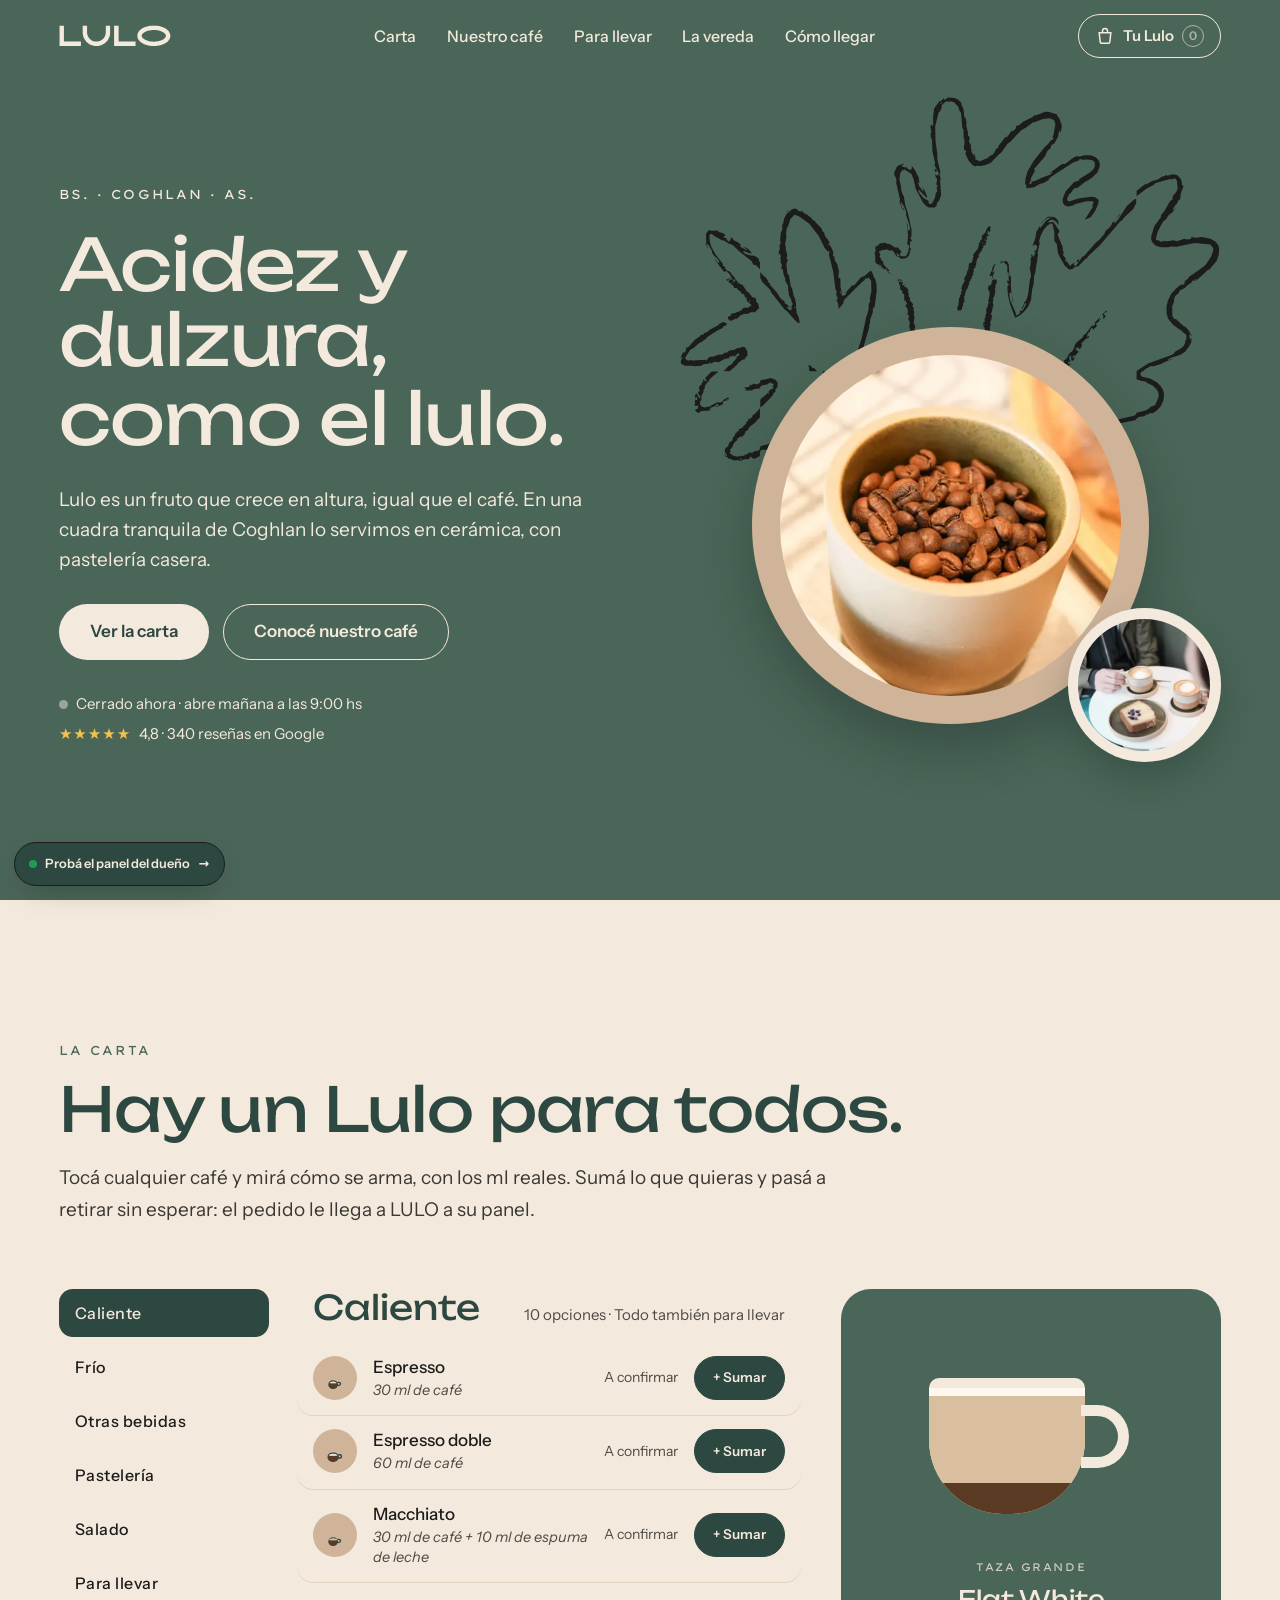
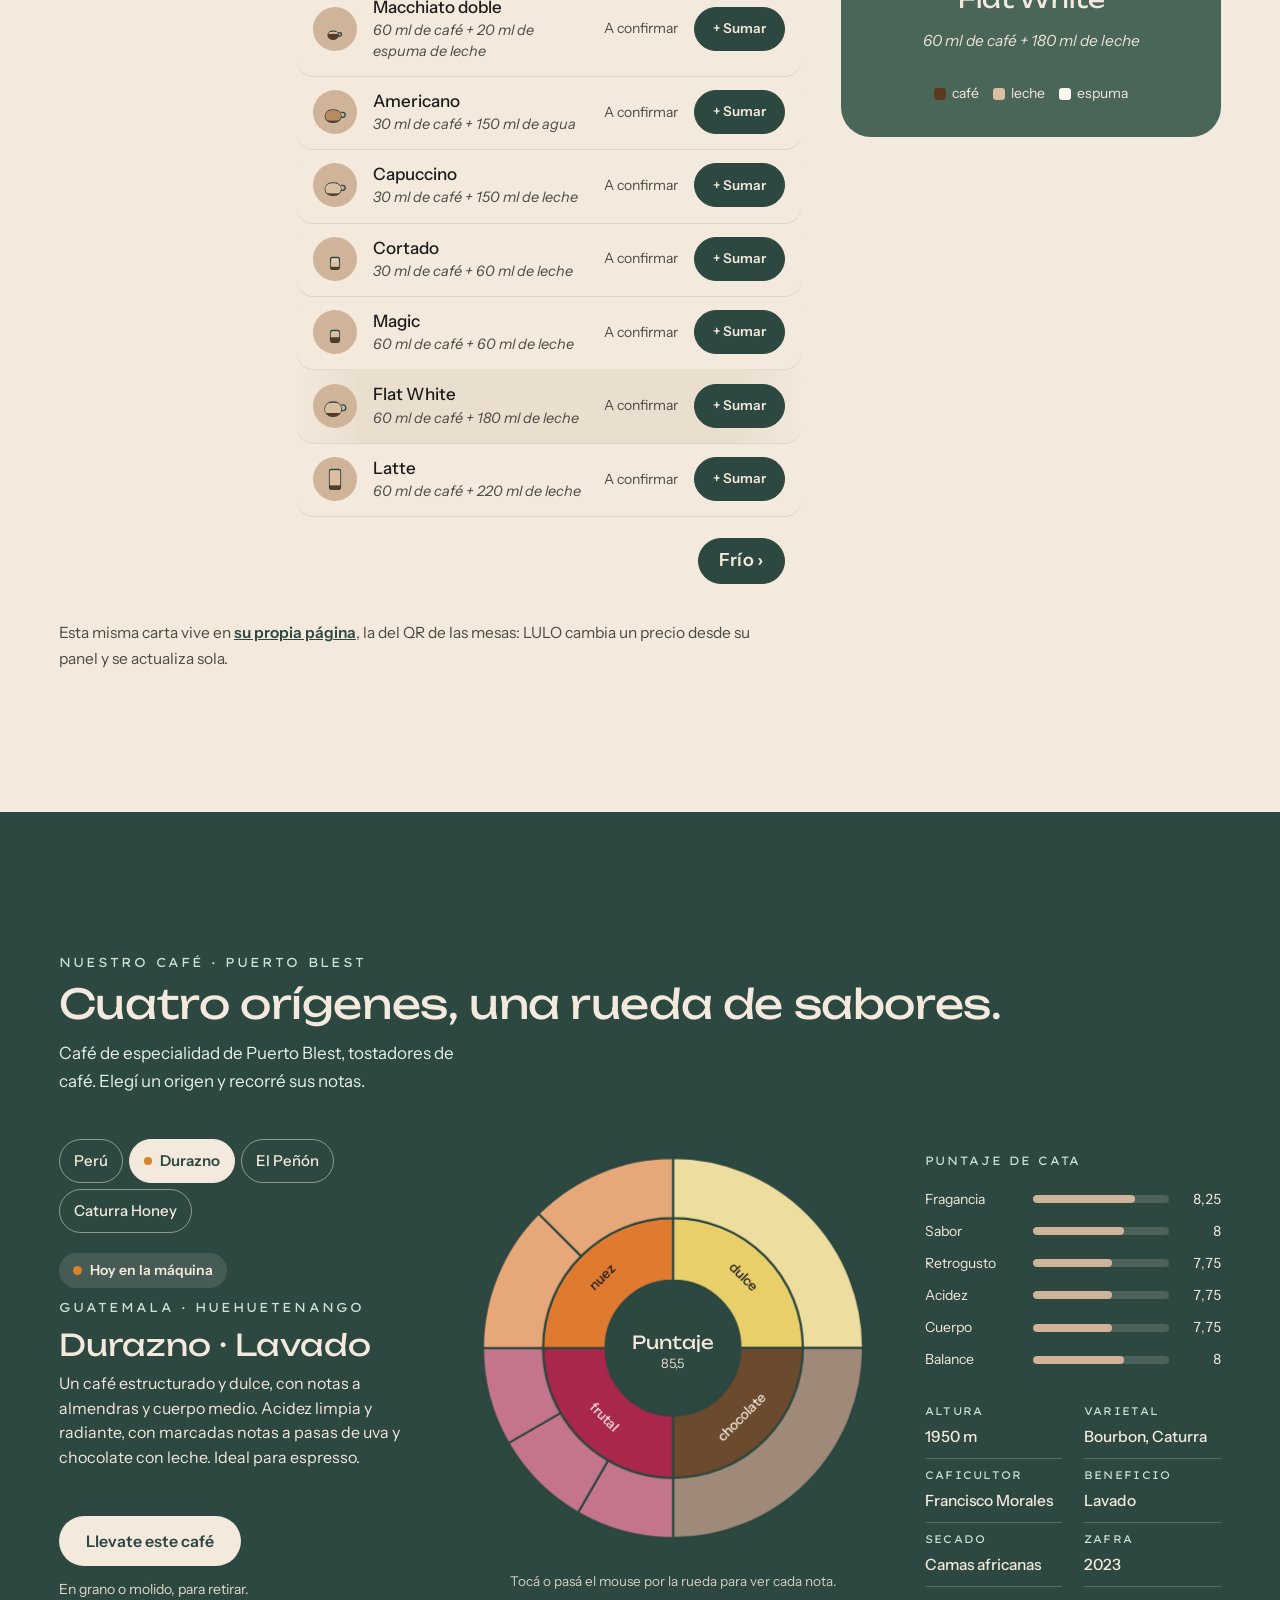
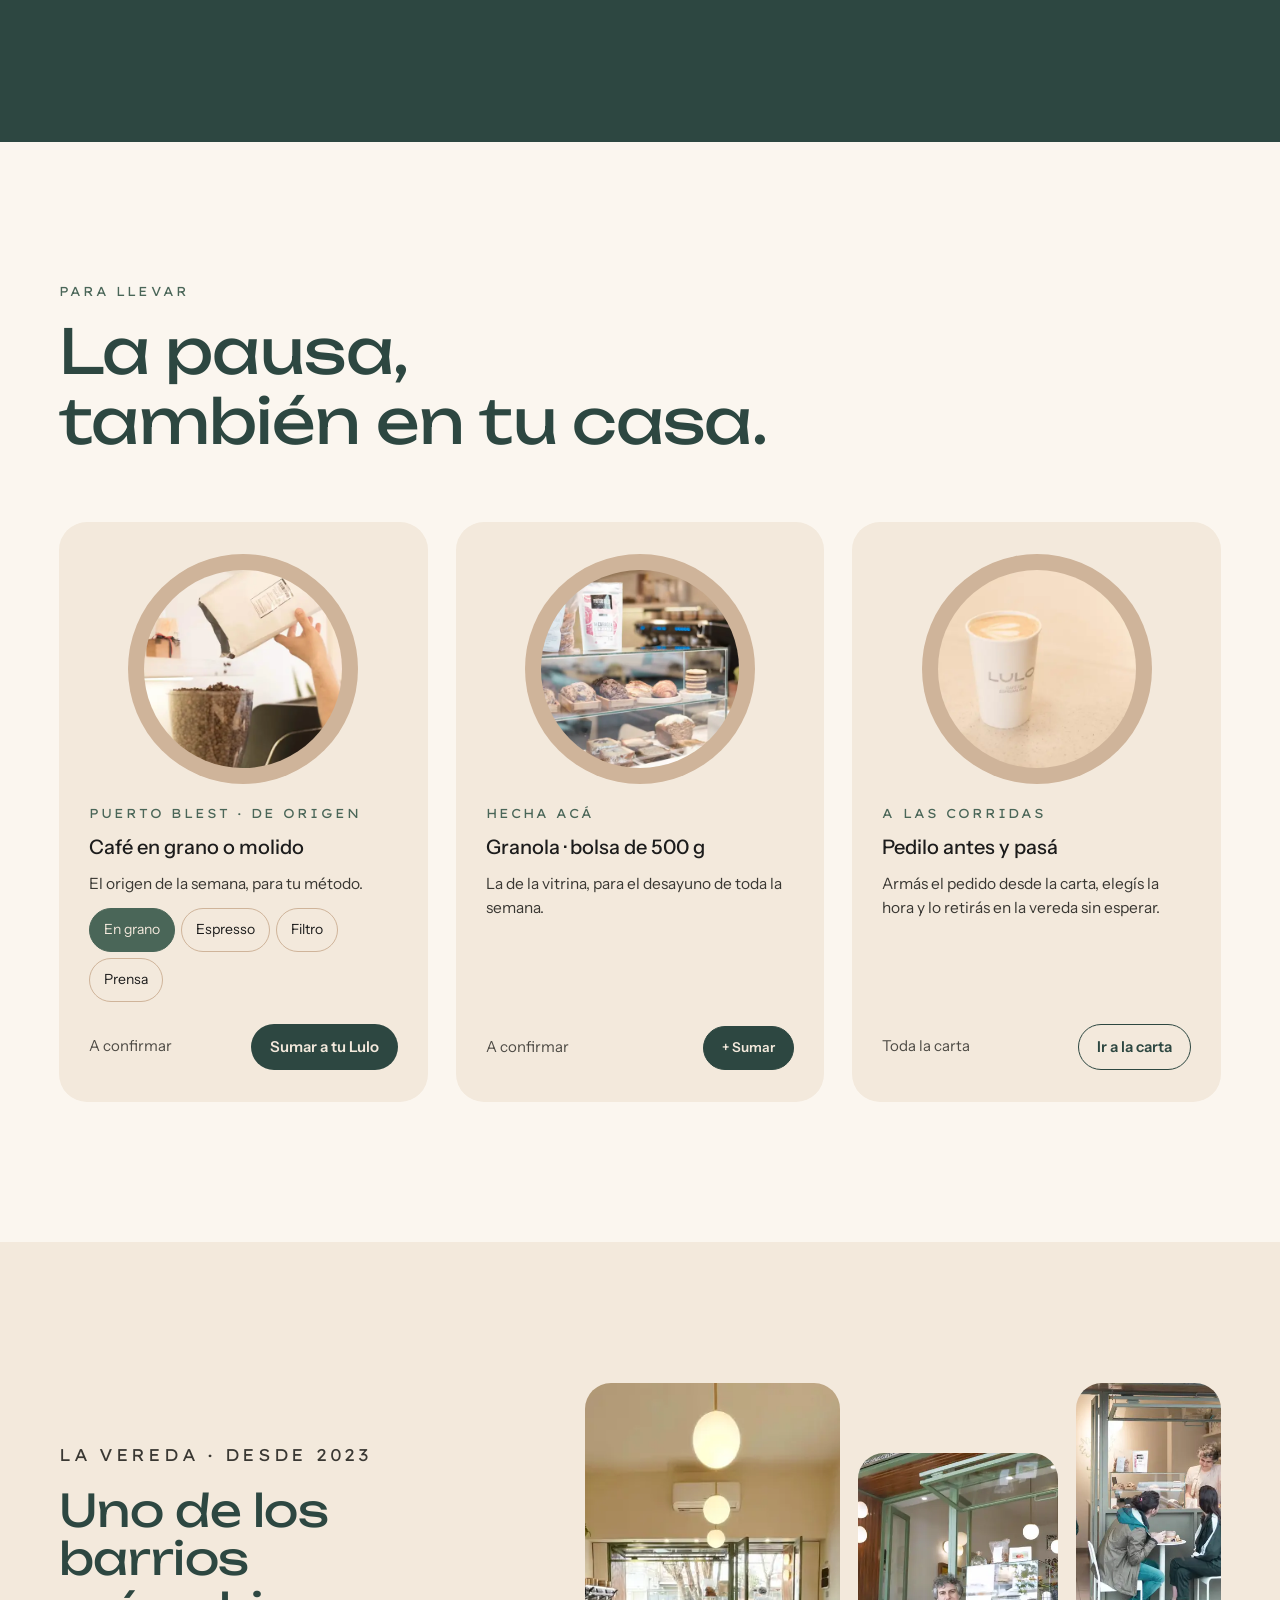
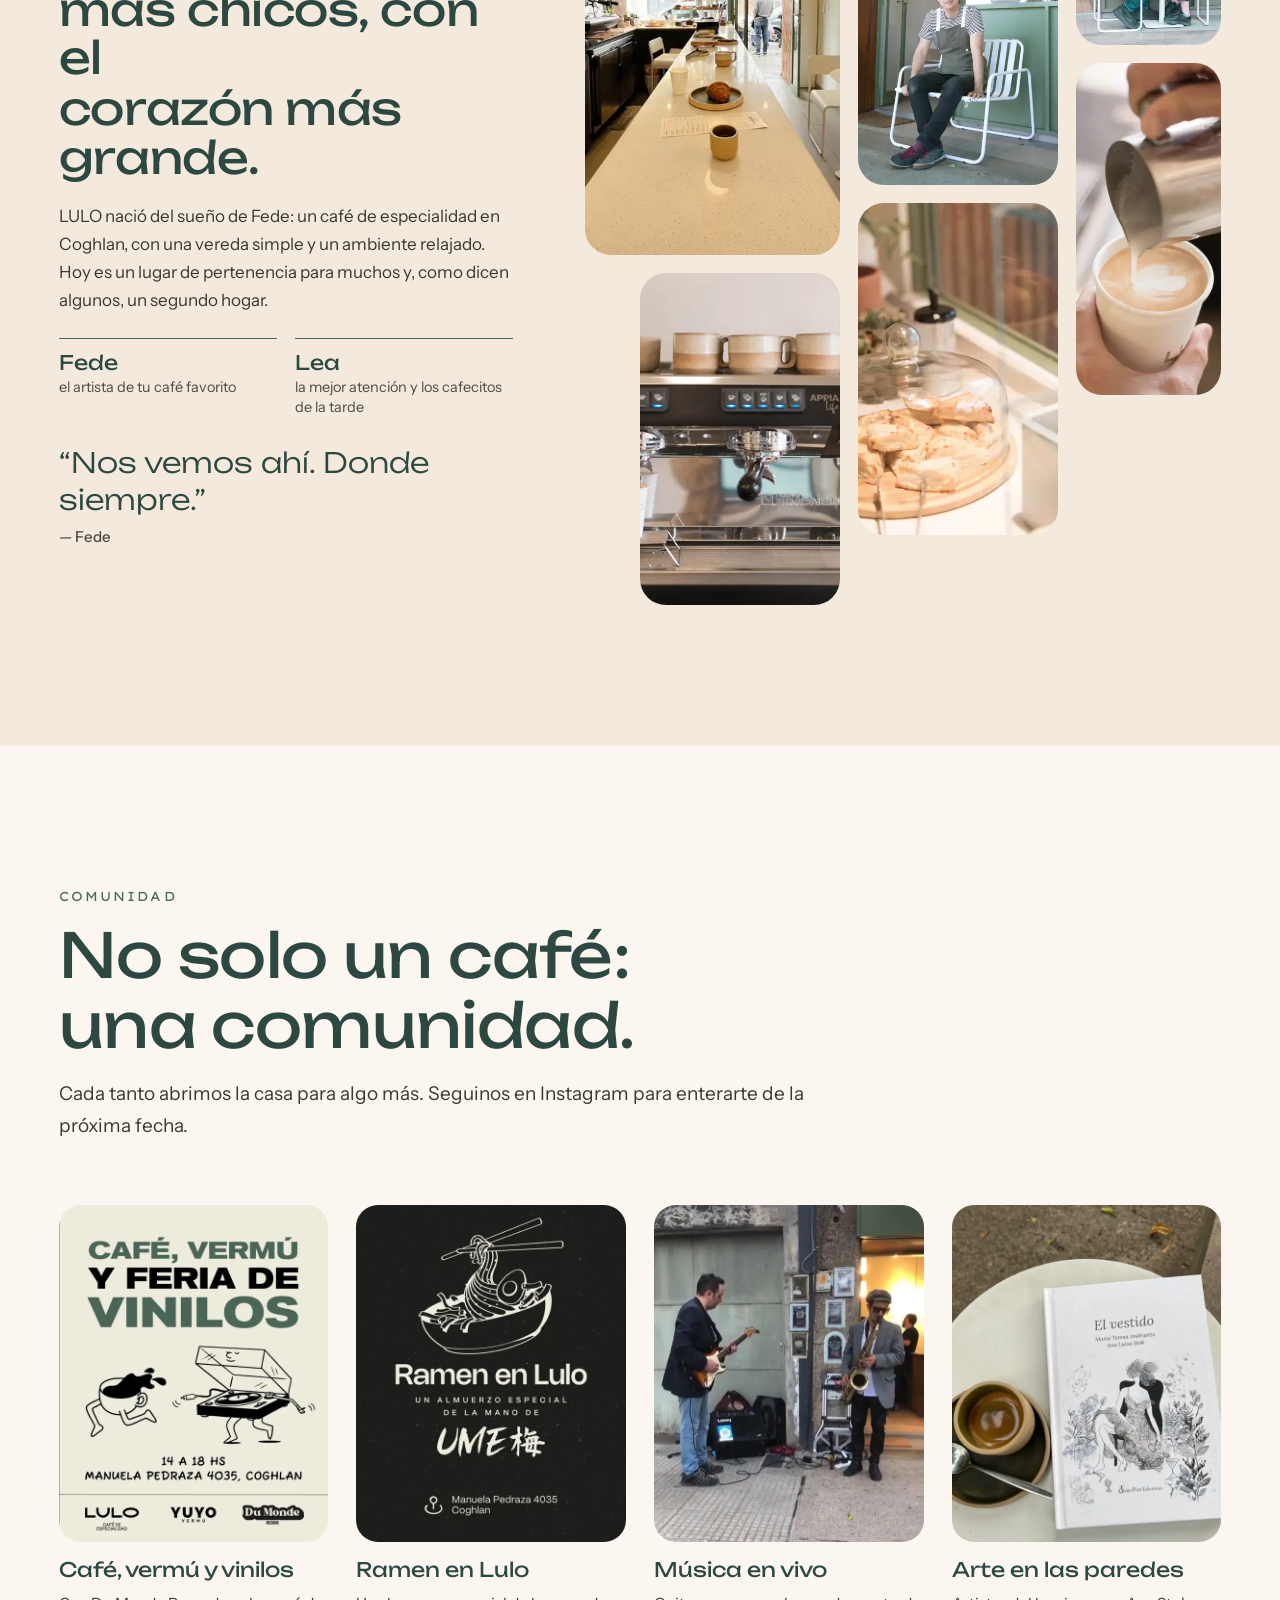
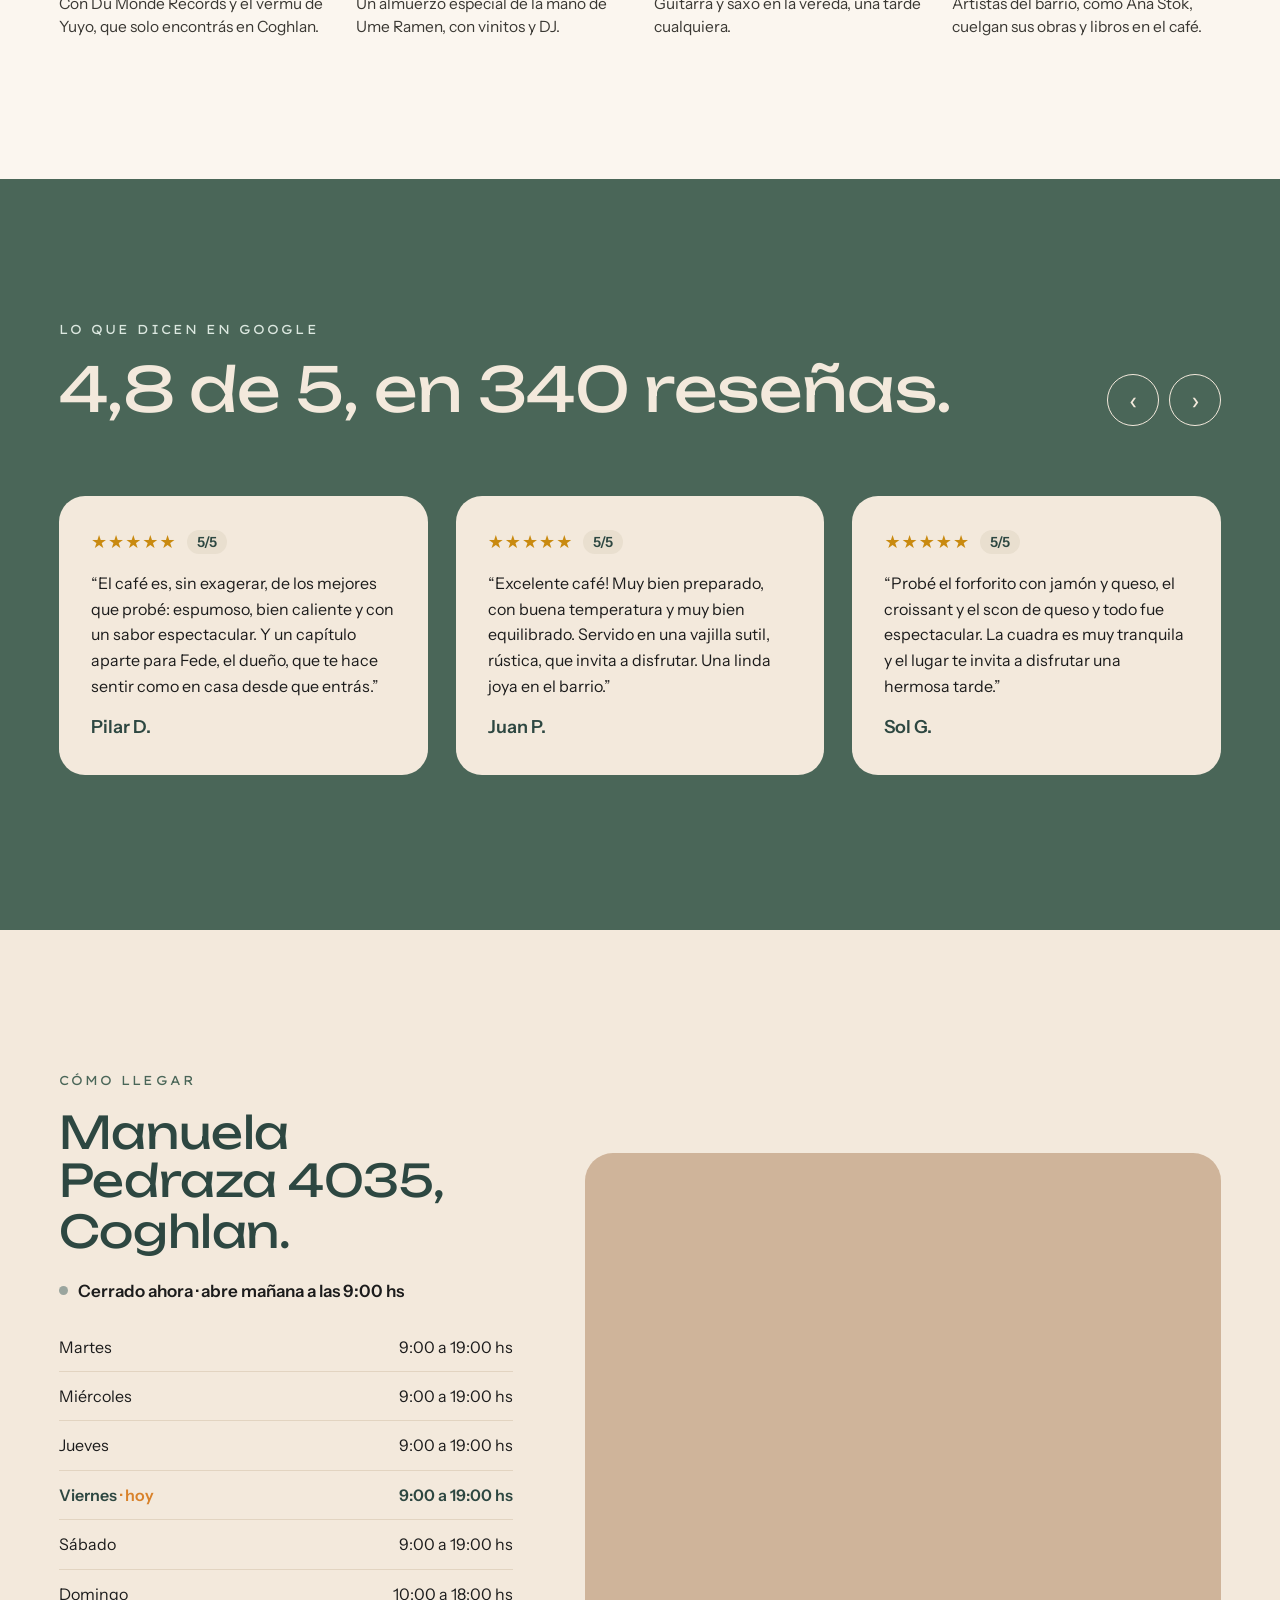
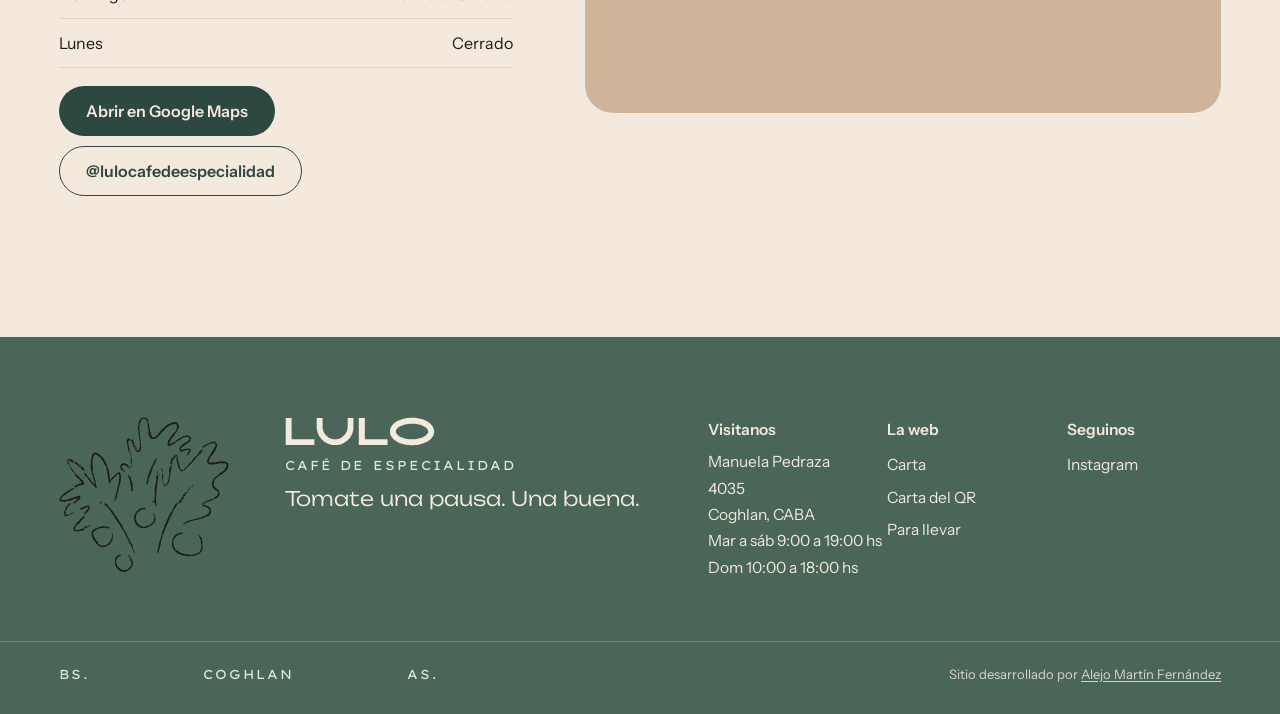
<file: index.html>
<!doctype html>
<html lang="es">
<head>
<meta charset="utf-8">
<meta name="viewport" content="width=device-width, initial-scale=1, viewport-fit=cover">
<title>LULO · Café de especialidad en Coghlan</title>
<meta name="description" content="Café de especialidad de origen, pastelería casera y una vereda tranquila en Manuela Pedraza 4035, Coghlan. Carta online, café en grano y granola para retirar.">
<meta property="og:type" content="website">
<meta property="og:site_name" content="LULO Café de Especialidad">
<meta property="og:url" content="https://lulo-cafe.vercel.app/">
<meta property="og:title" content="LULO · Café de especialidad en Coghlan">
<meta property="og:description" content="Carta online, café de origen y granola y granos para retirar. Manuela Pedraza 4035, Coghlan.">
<meta property="og:image" content="https://lulo-cafe.vercel.app/img/og.jpg?v=1">
<meta property="og:image:width" content="1200">
<meta property="og:image:height" content="630">
<meta property="og:image:type" content="image/jpeg">
<meta property="og:image:alt" content="LULO, café de especialidad en Coghlan: una pausa, una buena.">
<meta name="twitter:card" content="summary_large_image">
<meta name="twitter:image" content="https://lulo-cafe.vercel.app/img/og.jpg?v=1">
<meta name="theme-color" content="#4A6658">
<link rel="icon" href="img/favicon.png">
<link rel="apple-touch-icon" href="img/apple-touch-icon.png">
<script>
  (function () {
    var d = document.documentElement;
    if (!matchMedia('(prefers-reduced-motion: reduce)').matches) d.classList.add('con-intro');
    d.classList.add('js');
  })();
</script>
<link rel="preload" href="fonts/unbounded-latin-400-normal.woff2" as="font" type="font/woff2" crossorigin>
<link rel="preload" href="fonts/instrument-sans-latin-400-normal.woff2" as="font" type="font/woff2" crossorigin>
<link rel="preload" as="image" type="image/webp" imagesrcset="img/hero-granos-500.webp 500w, img/hero-granos-800.webp 800w" imagesizes="(min-width: 1100px) 400px, 62vw" fetchpriority="high">
<link rel="stylesheet" href="css/fonts.css?v=1">
<link rel="stylesheet" href="kit/kit.css?v=1">
<link rel="stylesheet" href="css/style.css?v=3">
</head>
<body>

<!-- INTRO: la planta florece mientras LULO se entinta -->
<div id="intro" aria-hidden="true">
  <div class="intro__in">
    <div class="intro__planta">
      <svg class="intro__frutos" viewBox="0 0 1555 1425">
        <circle cx="785" cy="925" r="72" style="--d:0"/>
        <circle cx="397" cy="1095" r="72" style="--d:1"/>
        <circle cx="1172" cy="1167" r="86" style="--d:2"/>
        <circle cx="595" cy="1339" r="58" style="--d:3"/>
      </svg>
      <svg class="intro__trazo" viewBox="0 0 1555 1425"><use href="img/sprite.svg#planta"/></svg>
    </div>
    <svg class="intro__word" viewBox="0 0 866 168"><use href="img/sprite.svg#lulo"/></svg>
  </div>
</div>

<a class="saltar" href="#carta">Ir a la carta</a>

<header class="barra" id="barra">
  <div class="barra__in">
    <a class="barra__logo" href="#inicio" aria-label="LULO, inicio">
      <svg viewBox="0 0 866 168" aria-hidden="true"><use href="img/sprite.svg#lulo"/></svg>
    </a>
    <nav class="barra__nav" aria-label="Secciones">
      <a href="#carta">Carta</a>
      <a href="#cafe">Nuestro café</a>
      <a href="#llevar">Para llevar</a>
      <a href="#vereda">La vereda</a>
      <a href="#visitanos">Cómo llegar</a>
    </nav>
    <div class="barra__acc">
      <button type="button" class="btn-carrito" data-kit-open="carrito" data-kit-target aria-label="Abrir tu Lulo (pedido)">
        <svg viewBox="0 0 24 24" aria-hidden="true"><path d="M5 8h14l-1.2 11a2 2 0 0 1-2 1.8H8.2a2 2 0 0 1-2-1.8z"/><path d="M9 8V6a3 3 0 0 1 6 0v2"/></svg>
        <span class="btn-carrito__txt">Tu Lulo</span>
        <span class="btn-carrito__n" data-n="0">0</span>
      </button>
      <button type="button" class="btn-menu" aria-label="Abrir menú" aria-expanded="false" aria-controls="menu">
        <span></span><span></span>
      </button>
    </div>
  </div>
</header>

<div class="menu" id="menu" hidden>
  <nav aria-label="Menú">
    <a href="#carta" style="--i:0">Carta</a>
    <a href="#cafe" style="--i:1">Nuestro café</a>
    <a href="#llevar" style="--i:2">Para llevar</a>
    <a href="#vereda" style="--i:3">La vereda</a>
    <a href="#comunidad" style="--i:4">Comunidad</a>
    <a href="#visitanos" style="--i:5">Cómo llegar</a>
  </nav>
  <p class="menu__pie"><span class="estado" data-estado>Manuela Pedraza 4035 · Coghlan</span></p>
  <svg class="menu__planta" viewBox="0 0 1555 1425" aria-hidden="true"><use href="img/sprite.svg#planta"/></svg>
</div>

<main>

<!-- HERO -->
<section class="hero" id="inicio">
  <div class="hero__in">
    <div class="hero__texto">
      <p class="rotulo hero__rot entra" style="--d:0">BS. · COGHLAN · AS.</p>
      <h1 class="hero__h1">
        <span class="linea"><span style="--d:1">Acidez y dulzura,</span></span>
        <span class="linea"><span style="--d:2">como el lulo.</span></span>
      </h1>
      <p class="hero__p entra" style="--d:3">Lulo es un fruto que crece en altura, igual que el café. En una cuadra tranquila de Coghlan lo servimos en cerámica, con pastelería casera.</p>
      <div class="hero__ctas entra" style="--d:4">
        <a class="btn btn--crema" href="#carta">Ver la carta</a>
        <a class="btn btn--linea-crema" href="#cafe">Conocé nuestro café</a>
      </div>
      <ul class="hero__chips entra" style="--d:5">
        <li><span class="punto" data-punto></span><span data-estado>Martes a sábados 9:00 a 19:00 hs</span></li>
        <li><span class="estrellas" aria-hidden="true">★★★★★</span> 4,8 · 340 reseñas en Google</li>
      </ul>
    </div>
    <div class="hero__arte">
      <svg class="hero__planta" viewBox="0 0 1555 1425" aria-hidden="true"><use href="img/sprite.svg#planta"/></svg>
      <figure class="plato plato--hero" id="platoHero">
        <img src="img/hero-granos-800.webp" srcset="img/hero-granos-500.webp 500w, img/hero-granos-800.webp 800w" sizes="(min-width: 1100px) 400px, 62vw" width="800" height="800" alt="Granos de café de origen en una taza de cerámica de LULO" fetchpriority="high" decoding="async">
      </figure>
      <figure class="plato plato--chico">
        <img src="img/hero-cafes-320.webp" width="320" height="320" alt="Dos cafés con budín de arándanos" decoding="async">
      </figure>
    </div>
  </div>
</section>

<!-- CARTA -->
<section class="sec sec--carta" id="carta">
  <div class="cont">
    <header class="sec__head">
      <p class="rotulo rv">LA CARTA</p>
      <h2 class="titulo rv"><span class="linea"><span>Hay un Lulo</span></span> <span class="linea"><span>para todos.</span></span></h2>
      <p class="sec__bajada rv">Tocá cualquier café y mirá cómo se arma, con los ml reales. Sumá lo que quieras y pasá a retirar sin esperar: el pedido le llega a LULO a su panel.</p>
    </header>
    <div class="carta">
      <div class="carta__lista" data-kit="carta" id="cartaLocal"></div>
      <aside class="visor" id="visor" aria-live="polite">
        <div class="visor__in">
          <div class="visor__arte">
            <div class="taza" id="taza" aria-hidden="true">
              <div class="taza__cuerpo">
                <span class="taza__capa taza__capa--cafe"></span>
                <span class="taza__capa taza__capa--leche"></span>
                <span class="taza__capa taza__capa--espuma"></span>
              </div>
              <span class="taza__asa"></span>
              <span class="taza__plato"></span>
            </div>
            <span class="taza__tipo">Taza grande</span>
            <figure class="plato plato--visor" id="visorFoto" hidden>
              <img src="img/c-latte-640.webp" width="640" height="640" alt="" decoding="async">
            </figure>
          </div>
          <p class="visor__nombre" id="visorNombre">Flat White</p>
          <p class="visor__desc" id="visorDesc">60 ml de café + 180 ml de leche</p>
          <ul class="visor__ley" id="visorLey">
            <li><span class="ley ley--cafe"></span>café</li>
            <li><span class="ley ley--leche" id="leyLeche"></span>leche</li>
            <li><span class="ley ley--espuma"></span>espuma</li>
          </ul>
        </div>
      </aside>
    </div>
    <p class="carta__qr rv">Esta misma carta vive en <a href="carta/" target="_blank" rel="noopener">su propia página</a>, la del QR de las mesas: LULO cambia un precio desde su panel y se actualiza sola.</p>
  </div>
</section>

<!-- NUESTRO CAFÉ -->
<section class="sec sec--cafe" id="cafe">
  <div class="cont">
    <div class="cafe">
      <header class="cafe__head">
        <p class="rotulo rv">NUESTRO CAFÉ · PUERTO BLEST</p>
        <h2 class="titulo rv"><span class="linea"><span>Cuatro orígenes,</span></span> <span class="linea"><span>una rueda de sabores.</span></span></h2>
        <p class="cafe__bajada rv">Café de especialidad de Puerto Blest, tostadores de café. Elegí un origen y recorré sus notas.</p>
      </header>
      <div class="origen__chips rv" role="tablist" aria-label="Orígenes" id="origenChips"></div>
      <div class="rueda rv" id="rueda">
        <svg viewBox="-160 -160 320 320" id="ruedaSvg" role="img" aria-label="Rueda de sabores del origen elegido"></svg>
        <div class="rueda__centro" id="ruedaCentro"><b id="ruedaNota">Puntaje</b><span id="ruedaSub">84,25</span></div>
        <p class="rueda__hint">Tocá o pasá el mouse por la rueda para ver cada nota.</p>
      </div>
      <div class="origen__info rv" id="origenInfo">
        <p class="origen__maquina" id="enMaquina" hidden><span class="punto punto--fruto"></span>Hoy en la máquina</p>
        <p class="rotulo cambia-txt" id="origenPais">PERÚ · AMAZONAS</p>
        <h3 class="origen__nombre cambia-txt" id="origenNombre">Comité Monteverde</h3>
        <p class="origen__notas cambia-txt" id="origenNotas"></p>
        <div class="origen__acc">
          <button type="button" class="btn btn--crema" id="llevarOrigen">Llevate este café</button>
          <span class="origen__aviso">En grano o molido, para retirar.</span>
        </div>
      </div>
      <div class="origen__datos rv">
        <p class="origen__tit">Puntaje de cata</p>
        <div class="barras" id="origenBarras"></div>
        <dl class="ficha" id="origenFicha"></dl>
      </div>
    </div>
  </div>
</section>

<!-- PARA LLEVAR -->
<section class="sec sec--llevar" id="llevar">
  <div class="cont">
    <header class="sec__head">
      <p class="rotulo rv">PARA LLEVAR</p>
      <h2 class="titulo rv"><span class="linea"><span>La pausa,</span></span> <span class="linea"><span>también en tu casa.</span></span></h2>
    </header>
    <div class="llevar fila-desliza" data-desliza>
      <article class="tarjeta rv">
        <figure class="plato plato--tarjeta"><img src="img/llevar-granos-480.webp" width="480" height="480" alt="Bolsa de café de origen cargando granos" loading="lazy" decoding="async"></figure>
        <p class="rotulo">PUERTO BLEST · DE ORIGEN</p>
        <h3>Café en grano o molido</h3>
        <p>El origen de la semana, para tu método.</p>
        <div class="molienda" role="radiogroup" aria-label="Molienda" id="molienda">
          <button type="button" role="radio" aria-checked="true" data-mol="grano">En grano</button>
          <button type="button" role="radio" aria-checked="false" data-mol="espresso">Espresso</button>
          <button type="button" role="radio" aria-checked="false" data-mol="filtro">Filtro</button>
          <button type="button" role="radio" aria-checked="false" data-mol="prensa">Prensa</button>
        </div>
        <div class="tarjeta__pie"><span class="precio">A confirmar</span><button type="button" class="btn btn--verde" id="sumarGrano">Sumar a tu Lulo</button></div>
      </article>
      <article class="tarjeta rv">
        <figure class="plato plato--tarjeta"><img src="img/llevar-granola-480.webp" width="480" height="480" alt="Vitrina de LULO con bolsas de granola" loading="lazy" decoding="async"></figure>
        <p class="rotulo">HECHA ACÁ</p>
        <h3>Granola · bolsa de 500 g</h3>
        <p>La de la vitrina, para el desayuno de toda la semana.</p>
        <div class="tarjeta__pie"><span class="precio">A confirmar</span><div class="kit-qty" data-kit-qty="granola"></div></div>
      </article>
      <article class="tarjeta rv">
        <figure class="plato plato--tarjeta"><img src="img/llevar-vaso-480.webp" width="480" height="480" alt="Café para llevar en vaso de LULO" loading="lazy" decoding="async"></figure>
        <p class="rotulo">A LAS CORRIDAS</p>
        <h3>Pedilo antes y pasá</h3>
        <p>Armás el pedido desde la carta, elegís la hora y lo retirás en la vereda sin esperar.</p>
        <div class="tarjeta__pie"><span class="precio">Toda la carta</span><a class="btn btn--linea" href="#carta">Ir a la carta</a></div>
      </article>
    </div>
  </div>
</section>

<!-- LA VEREDA -->
<section class="sec sec--vereda" id="vereda">
  <div class="cont vereda">
    <div class="vereda__texto">
      <p class="rotulo rv">LA VEREDA · DESDE 2023</p>
      <h2 class="titulo rv"><span class="linea"><span>Uno de los barrios</span></span> <span class="linea"><span>más chicos, con el</span></span> <span class="linea"><span>corazón más grande.</span></span></h2>
      <p class="rv">LULO nació del sueño de Fede: un café de especialidad en Coghlan, con una vereda simple y un ambiente relajado. Hoy es un lugar de pertenencia para muchos y, como dicen algunos, un segundo hogar.</p>
      <div class="firmas rv">
        <p><b>Fede</b><span>el artista de tu café favorito</span></p>
        <p><b>Lea</b><span>la mejor atención y los cafecitos de la tarde</span></p>
      </div>
      <blockquote class="cita rv">“Nos vemos ahí. Donde siempre.”<cite>— Fede</cite></blockquote>
    </div>
    <div class="galeria fila-desliza" data-desliza data-galeria>
      <figure class="g g1"><img src="img/v-barra-520.webp" srcset="img/v-barra-520.webp 520w, img/v-barra-900.webp 900w" sizes="(min-width: 1100px) 330px, 72vw" width="520" height="650" alt="La barra larga de LULO con luz natural" loading="lazy" decoding="async"></figure>
      <figure class="g g2"><img src="img/v-fede-520.webp" srcset="img/v-fede-520.webp 520w, img/v-fede-900.webp 900w" sizes="(min-width: 1100px) 260px, 72vw" width="520" height="650" alt="Fede sentado en la vereda de LULO" loading="lazy" decoding="async"></figure>
      <figure class="g g3"><img src="img/v-salon-520.webp" srcset="img/v-salon-520.webp 520w, img/v-salon-900.webp 900w" sizes="(min-width: 1100px) 300px, 72vw" width="520" height="520" alt="Clientes tomando café en las mesas de LULO" loading="lazy" decoding="async"></figure>
      <figure class="g g4"><img src="img/v-latte-520.webp" srcset="img/v-latte-520.webp 520w, img/v-latte-900.webp 900w" sizes="(min-width: 1100px) 240px, 72vw" width="520" height="650" alt="Latte art en un vaso para llevar" loading="lazy" decoding="async"></figure>
      <figure class="g g5"><img src="img/v-maquina-520.webp" srcset="img/v-maquina-520.webp 520w, img/v-maquina-900.webp 900w" sizes="(min-width: 1100px) 280px, 72vw" width="520" height="520" alt="La máquina de espresso con tazas de cerámica arriba" loading="lazy" decoding="async"></figure>
      <figure class="g g6"><img src="img/v-vitrina-520.webp" srcset="img/v-vitrina-520.webp 520w, img/v-vitrina-900.webp 900w" sizes="(min-width: 1100px) 260px, 72vw" width="520" height="520" alt="Scones bajo la campana de vidrio" loading="lazy" decoding="async"></figure>
    </div>
  </div>
</section>

<!-- COMUNIDAD -->
<section class="sec sec--comunidad" id="comunidad">
  <div class="cont">
    <header class="sec__head">
      <p class="rotulo rv">COMUNIDAD</p>
      <h2 class="titulo rv"><span class="linea"><span>No solo un café:</span></span> <span class="linea"><span>una comunidad.</span></span></h2>
      <p class="sec__bajada rv">Cada tanto abrimos la casa para algo más. Seguinos en Instagram para enterarte de la próxima fecha.</p>
    </header>
    <div class="eventos fila-desliza" data-desliza>
      <article class="evento rv"><figure><img src="img/e-vinilos-560.webp" width="560" height="700" alt="Afiche de café, vermú y feria de vinilos en LULO" loading="lazy" decoding="async"></figure><h3>Café, vermú y vinilos</h3><p>Con Du Monde Records y el vermú de Yuyo, que solo encontrás en Coghlan.</p></article>
      <article class="evento rv"><figure><img src="img/e-ramen-560.webp" width="560" height="700" alt="Afiche de Ramen en Lulo con Ume Ramen" loading="lazy" decoding="async"></figure><h3>Ramen en Lulo</h3><p>Un almuerzo especial de la mano de Ume Ramen, con vinitos y DJ.</p></article>
      <article class="evento rv"><figure><img src="img/e-musica-540.webp" width="540" height="675" alt="Música en vivo en la vereda de LULO" loading="lazy" decoding="async"></figure><h3>Música en vivo</h3><p>Guitarra y saxo en la vereda, una tarde cualquiera.</p></article>
      <article class="evento rv"><figure><img src="img/e-arte-560.webp" width="560" height="700" alt="Obras de Ana Stok en las paredes de LULO" loading="lazy" decoding="async"></figure><h3>Arte en las paredes</h3><p>Artistas del barrio, como Ana Stok, cuelgan sus obras y libros en el café.</p></article>
    </div>
  </div>
</section>

<!-- RESEÑAS -->
<section class="sec sec--resenas" id="resenas">
  <div class="cont">
    <header class="sec__head sec__head--fila">
      <div>
        <p class="rotulo rv">LO QUE DICEN EN GOOGLE</p>
        <h2 class="titulo rv"><span class="linea"><span>4,8 de 5,</span></span> <span class="linea"><span>en 340 reseñas.</span></span></h2>
      </div>
      <div class="flechas" aria-label="Mover reseñas">
        <button type="button" class="flecha" data-mover="-1" aria-label="Reseñas anteriores">‹</button>
        <button type="button" class="flecha" data-mover="1" aria-label="Más reseñas">›</button>
      </div>
    </header>
    <div class="resenas fila-desliza" data-desliza id="resenas-fila">
      <article class="resena"><p class="resena__est"><span aria-hidden="true">★★★★★</span> <b>5/5</b></p><p class="resena__t">“El café es, sin exagerar, de los mejores que probé: espumoso, bien caliente y con un sabor espectacular. Y un capítulo aparte para Fede, el dueño, que te hace sentir como en casa desde que entrás.”</p><p class="resena__n">Pilar D.</p></article>
      <article class="resena"><p class="resena__est"><span aria-hidden="true">★★★★★</span> <b>5/5</b></p><p class="resena__t">“Excelente café! Muy bien preparado, con buena temperatura y muy bien equilibrado. Servido en una vajilla sutil, rústica, que invita a disfrutar. Una linda joya en el barrio.”</p><p class="resena__n">Juan P.</p></article>
      <article class="resena"><p class="resena__est"><span aria-hidden="true">★★★★★</span> <b>5/5</b></p><p class="resena__t">“Probé el forforito con jamón y queso, el croissant y el scon de queso y todo fue espectacular. La cuadra es muy tranquila y el lugar te invita a disfrutar una hermosa tarde.”</p><p class="resena__n">Sol G.</p></article>
      <article class="resena"><p class="resena__est"><span aria-hidden="true">★★★★★</span> <b>5/5</b></p><p class="resena__t">“Los chipá son excelentes y los scons de queso también muy ricos. Probamos las cookies y el budín de carrot, súper esponjoso. Los chicos siempre buena onda.”</p><p class="resena__n">Clarisa R.</p></article>
      <article class="resena"><p class="resena__est"><span aria-hidden="true">★★★★★</span> <b>5/5</b></p><p class="resena__t">“Hermoso cafecito, un lugar que abraza e invita a volver, porque no es solo el riquísimo café: es la energía, sobre todo, de su dueño Fede.”</p><p class="resena__n">Paula H.</p></article>
      <article class="resena"><p class="resena__est"><span aria-hidden="true">★★★★★</span> <b>5/5</b></p><p class="resena__t">“Exquisito café peruano en el caso del que tomé hoy, y muy bien preparado. Lugar tranquilo para ir a relajar, trabajar o reunirse y pasar un lindo momento.”</p><p class="resena__n">Angie C.</p></article>
    </div>
  </div>
</section>

<!-- CÓMO LLEGAR -->
<section class="sec sec--visitanos" id="visitanos">
  <div class="cont visitanos">
    <div class="visitanos__texto">
      <p class="rotulo rv">CÓMO LLEGAR</p>
      <h2 class="titulo rv"><span class="linea"><span>Manuela Pedraza 4035,</span></span> <span class="linea"><span>Coghlan.</span></span></h2>
      <p class="rv estado-grande"><span class="punto" data-punto></span><span data-estado>Martes a sábados 9:00 a 19:00 hs</span></p>
      <ul class="horario rv" id="horario">
        <li data-dia="2"><span>Martes</span><span>9:00 a 19:00 hs</span></li>
        <li data-dia="3"><span>Miércoles</span><span>9:00 a 19:00 hs</span></li>
        <li data-dia="4"><span>Jueves</span><span>9:00 a 19:00 hs</span></li>
        <li data-dia="5"><span>Viernes</span><span>9:00 a 19:00 hs</span></li>
        <li data-dia="6"><span>Sábado</span><span>9:00 a 19:00 hs</span></li>
        <li data-dia="0"><span>Domingo</span><span>10:00 a 18:00 hs</span></li>
        <li data-dia="1"><span>Lunes</span><span>Cerrado</span></li>
      </ul>
      <div class="visitanos__acc rv">
        <a class="btn btn--verde" href="https://www.google.com/maps/dir/?api=1&amp;destination=LULO+Caf%C3%A9+de+Especialidad,+Manuela+Pedraza+4035,+CABA" target="_blank" rel="noopener">Abrir en Google Maps</a>
        <a class="btn btn--linea" href="https://www.instagram.com/lulocafedeespecialidad/" target="_blank" rel="noopener">@lulocafedeespecialidad</a>
      </div>
    </div>
    <div class="mapa rv">
      <iframe title="Mapa de LULO en Manuela Pedraza 4035, Coghlan" src="https://www.google.com/maps?q=LULO+Caf%C3%A9+de+Especialidad,+Manuela+Pedraza+4035,+Buenos+Aires&amp;z=16&amp;output=embed" loading="lazy" referrerpolicy="no-referrer-when-downgrade"></iframe>
    </div>
  </div>
</section>

</main>

<footer class="pie">
  <div class="cont pie__in">
    <svg class="pie__planta" viewBox="0 0 1555 1425" aria-hidden="true"><use href="img/sprite.svg#planta"/></svg>
    <div class="pie__marca">
      <svg class="pie__logo" viewBox="0 0 866 168" role="img" aria-label="LULO"><use href="img/sprite.svg#lulo"/></svg>
      <p class="rotulo">CAFÉ DE ESPECIALIDAD</p>
      <p class="pie__frase">Tomate una pausa. Una buena.</p>
    </div>
    <div class="pie__cols">
      <div>
        <p class="pie__tit">Visitanos</p>
        <p>Manuela Pedraza 4035<br>Coghlan, CABA</p>
        <p><span class="nw">Mar a sáb 9:00 a 19:00 hs</span><br><span class="nw">Dom 10:00 a 18:00 hs</span></p>
      </div>
      <div>
        <p class="pie__tit">La web</p>
        <p><a href="#carta">Carta</a><br><a href="carta/" target="_blank" rel="noopener">Carta del QR</a><br><a href="#llevar">Para llevar</a></p>
      </div>
      <div>
        <p class="pie__tit">Seguinos</p>
        <p><a href="https://www.instagram.com/lulocafedeespecialidad/" target="_blank" rel="noopener">Instagram</a></p>
      </div>
    </div>
  </div>
  <div class="cont pie__base">
    <p class="rotulo pie__bsas"><span>BS.</span><span>COGHLAN</span><span>AS.</span></p>
    <p class="credito">Sitio desarrollado por <a href="https://alejomfernandez.com.ar" target="_blank" rel="noopener">Alejo Martín Fernández</a></p>
  </div>
</footer>

<!-- Hoja de detalle (celu) -->
<div class="hoja" id="hoja" hidden>
  <div class="hoja__fondo" data-cerrar></div>
  <div class="hoja__box" role="dialog" aria-modal="true" aria-labelledby="hojaNombre">
    <button type="button" class="hoja__x" data-cerrar aria-label="Cerrar">×</button>
    <div class="hoja__arte" id="hojaArte"></div>
    <p class="hoja__nombre" id="hojaNombre"></p>
    <p class="hoja__desc" id="hojaDesc"></p>
    <div class="hoja__pie"><span class="precio" id="hojaPrecio">A confirmar</span><div class="kit-qty" id="hojaQty"></div></div>
  </div>
</div>

<script type="module" src="js/main.js?v=4"></script>
</body>
</html>
</file>
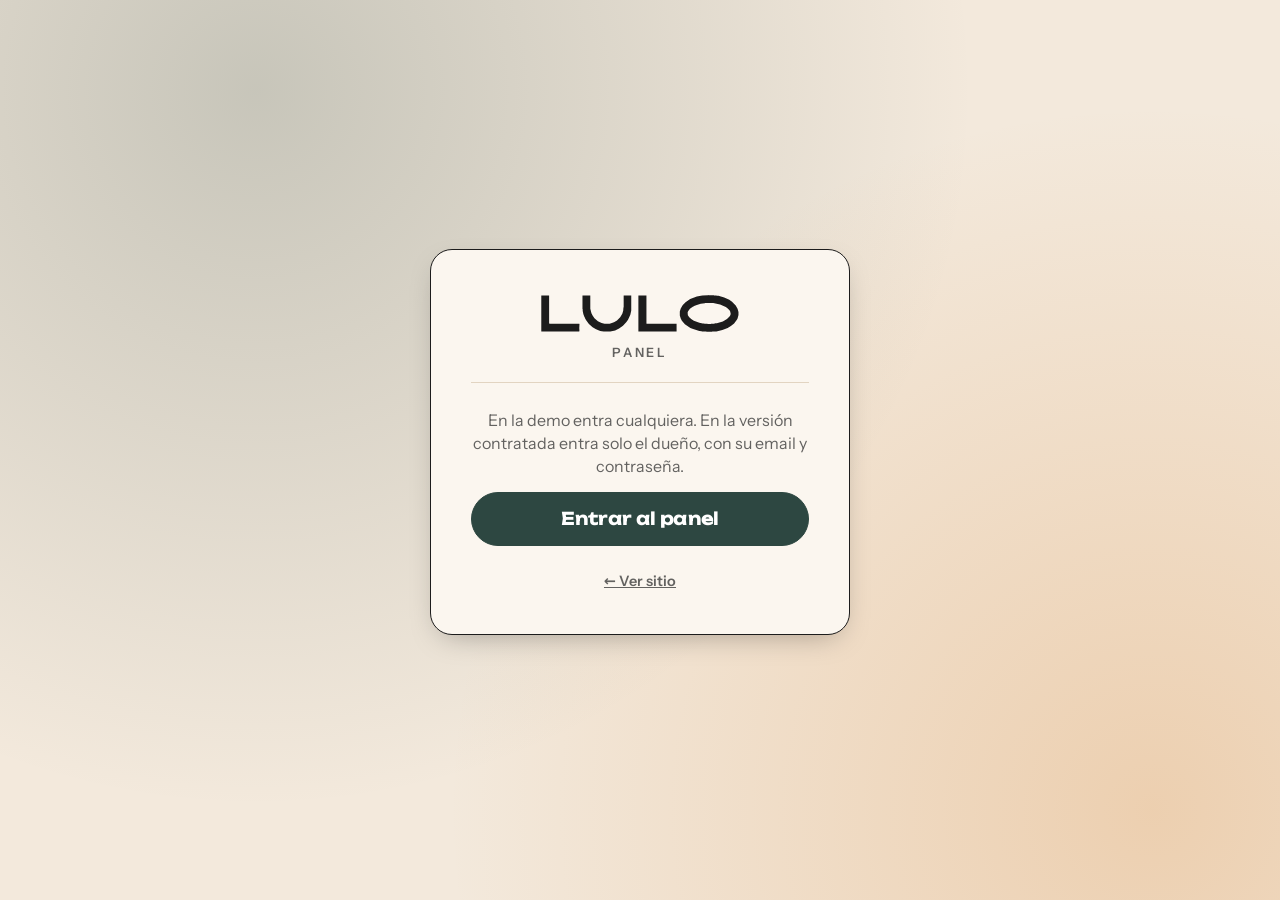
<file: admin/index.html>
<!doctype html>
<!-- Plantilla del panel. Va en web/admin/index.html de cada demo (scripts/instalar.mjs la copia). -->
<html lang="es">
<head>
<meta charset="utf-8">
<meta name="viewport" content="width=device-width, initial-scale=1, viewport-fit=cover">
<meta name="robots" content="noindex, nofollow">
<meta name="theme-color" content="#111111">
<title>Panel</title>
<script>
  // /admin sin barra final rompe las rutas relativas en algunos servidores (XAMPP): la agregamos.
  if (!/\/$|\.html$/.test(location.pathname)) location.replace(location.pathname + '/' + location.search + location.hash);
</script>
<link rel="stylesheet" href="../css/fonts.css?v=1">
<link rel="stylesheet" href="../kit/kit.css?v=1">
<link rel="stylesheet" href="../kit/admin/admin.css?v=1">
</head>
<body>
<div id="kit-admin" class="kit-root kit-admin" aria-busy="true"></div>
<script type="module">
  import { initAdmin } from '../kit/admin/admin.js?v=1';
  initAdmin({ config: '../cliente.json', sitio: '../' });
</script>
</body>
</html>
</file>
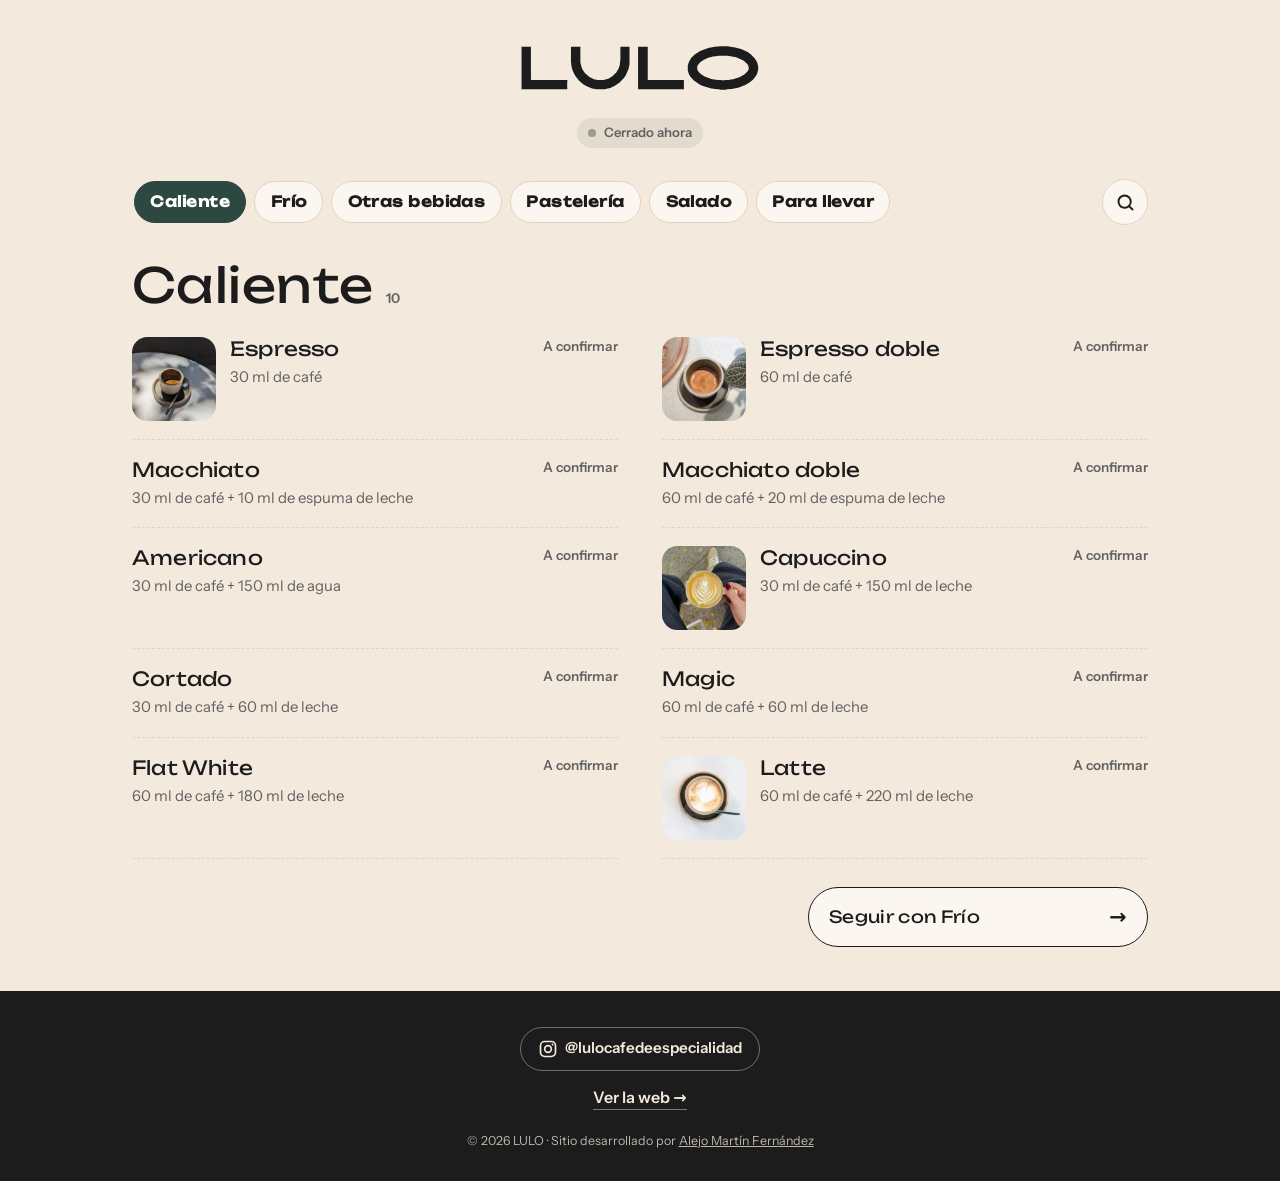
<file: carta/index.html>
<!doctype html>
<!-- Carta pública: la página a la que lleva el QR de las mesas. Va en web/carta/index.html de cada demo (scripts/instalar.mjs la copia).
     Se edita desde /admin (Carta) y el QR + las tarjetas para imprimir salen de /admin (QR de la carta). -->
<html lang="es">
<head>
<meta charset="utf-8">
<meta name="viewport" content="width=device-width, initial-scale=1, viewport-fit=cover">
<meta name="theme-color" content="#ffffff">
<title>Carta</title>
<meta name="description" content="Carta online, siempre actualizada.">
<script>
  // /carta sin barra final rompe las rutas relativas en algunos servidores (XAMPP): la agregamos.
  if (!/\/$|\.html$/.test(location.pathname)) location.replace(location.pathname + '/' + location.search + location.hash);
</script>
<link rel="preconnect" href="https://fonts.googleapis.com"><link rel="preconnect" href="https://fonts.gstatic.com" crossorigin>
<link rel="stylesheet" href="../css/fonts.css?v=1">
<link rel="stylesheet" href="../kit/kit.css?v=1">
<link rel="stylesheet" href="../kit/menu.css?v=1">
</head>
<body>
<div id="kit-menu" class="kit-root kit-menu" aria-busy="true"></div>
<script type="module">
  import { initMenu } from '../kit/modules/menu.js?v=1';
  initMenu({ config: '../cliente.json', sitio: '../', imagenes: { lqip: '../img/lqip.json' } });
</script>
</body>
</html>
</file>
<file: css/fonts.css>
@font-face{font-family:'Unbounded';font-style:normal;font-weight:300;font-display:swap;src:url(../fonts/unbounded-latin-300-normal.woff2) format('woff2')}
@font-face{font-family:'Unbounded';font-style:normal;font-weight:400;font-display:swap;src:url(../fonts/unbounded-latin-400-normal.woff2) format('woff2')}
@font-face{font-family:'Unbounded';font-style:normal;font-weight:500;font-display:swap;src:url(../fonts/unbounded-latin-500-normal.woff2) format('woff2')}
@font-face{font-family:'Instrument Sans';font-style:normal;font-weight:400;font-display:swap;src:url(../fonts/instrument-sans-latin-400-normal.woff2) format('woff2')}
@font-face{font-family:'Instrument Sans';font-style:normal;font-weight:500;font-display:swap;src:url(../fonts/instrument-sans-latin-500-normal.woff2) format('woff2')}
@font-face{font-family:'Instrument Sans';font-style:normal;font-weight:600;font-display:swap;src:url(../fonts/instrument-sans-latin-600-normal.woff2) format('woff2')}
@font-face{font-family:'Instrument Sans';font-style:italic;font-weight:400;font-display:swap;src:url(../fonts/instrument-sans-latin-400-italic.woff2) format('woff2')}
@font-face{font-family:'Lexend Exa';font-style:normal;font-weight:400;font-display:swap;src:url(../fonts/lexend-exa-latin-400-normal.woff2) format('woff2')}
</file>
<file: kit/kit.css>
/* KIT DEMOS — estilos de módulos y popups.
   Todo sale de las variables --kit-* que arma core/theme.js desde cliente.json → marca.
   Cada demo puede pisar cualquier variable o clase .kit-* en su propio CSS. */

:root {
  --kit-bg: #fff; --kit-surface: #fff; --kit-text: #151515; --kit-muted: #666; --kit-primary: #111; --kit-on-primary: #fff;
  --kit-accent: #fc0; --kit-on-accent: #111; --kit-border: #ddd; --kit-ok: #1f9d55; --kit-warn: #d97706; --kit-danger: #d42a1d;
  --kit-font-head: inherit; --kit-font-body: inherit; --kit-head-case: uppercase;
  --kit-radius: 14px; --kit-radius-btn: 12px; --kit-border-w: 1.5px; --kit-shadow: 0 10px 30px -12px rgba(0,0,0,.35);
  --kit-ease: cubic-bezier(.2,.8,.2,1); --kit-z: 9000;
}
.kit-root, .kit-root *, .kit-root *::before, .kit-root *::after { box-sizing: border-box; }
.kit-root [hidden], .kit-root[hidden] { display: none !important; }
.kit-root { font-family: var(--kit-font-body); color: var(--kit-text); -webkit-tap-highlight-color: transparent; }
.kit-sr { position: absolute !important; width: 1px; height: 1px; overflow: hidden; clip: rect(0 0 0 0); white-space: nowrap; }
html.kit-lock { overflow: hidden; }
html.kit-lock body { overflow: hidden; touch-action: none; }

/* ---------- botones ---------- */
.kit-btn {
  appearance: none; display: inline-flex; align-items: center; justify-content: center; gap: .45em;
  min-height: 44px; padding: .7em 1.15em; border: var(--kit-border-w) solid var(--kit-primary); border-radius: var(--kit-radius-btn);
  background: var(--kit-primary); color: var(--kit-on-primary); font: 700 .95rem/1.1 var(--kit-font-body); text-decoration: none;
  cursor: pointer; transition: transform .15s var(--kit-ease), filter .15s, background .2s, box-shadow .2s; white-space: nowrap;
}
.kit-btn:hover { filter: brightness(1.08); }
.kit-btn:active { transform: translateY(1px) scale(.98); }
.kit-btn:focus-visible, .kit-chip:focus-visible, .kit-tab:focus-visible, .kit-add:focus-visible, .kit-x:focus-visible { outline: 3px solid var(--kit-accent); outline-offset: 2px; }
.kit-btn--ghost { background: var(--kit-surface); color: var(--kit-text); border-color: var(--kit-border); }
.kit-btn--danger { background: var(--kit-danger); border-color: var(--kit-danger); color: #fff; }
.kit-btn--danger-t { color: var(--kit-danger); }
.kit-btn--sm { min-height: 36px; padding: .45em .85em; font-size: .85rem; }
.kit-btn--big { min-height: 54px; font-size: 1.05rem; font-family: var(--kit-font-head); text-transform: var(--kit-head-case); letter-spacing: .02em; }
.kit-btn--block { width: 100%; }
.kit-btn[disabled] { opacity: .55; cursor: not-allowed; }
.kit-btn.is-loading { position: relative; color: transparent !important; }
.kit-btn.is-loading::after { content: ""; position: absolute; width: 20px; height: 20px; border: 2.5px solid var(--kit-on-primary); border-right-color: transparent; border-radius: 50%; animation: kit-spin .7s linear infinite; }
.kit-icon { appearance: none; width: 36px; height: 36px; display: inline-grid; place-items: center; border: var(--kit-border-w) solid var(--kit-border); border-radius: 10px; background: var(--kit-surface); color: var(--kit-text); cursor: pointer; font-size: 1rem; }
.kit-icon--danger { color: var(--kit-danger); }
.kit-icon[disabled] { opacity: .35; cursor: default; }
.kit-row { display: flex; gap: .6rem; flex-wrap: wrap; align-items: center; }
.kit-row--end { justify-content: flex-end; } .kit-row--center { justify-content: center; } .kit-row--between { justify-content: space-between; }
.kit-row--stack { flex-direction: column; align-items: stretch; }

/* ---------- badges / tags ---------- */
.kit-badge { display: inline-flex; align-items: center; gap: .3em; padding: .28em .6em; border-radius: 999px; font: 700 .72rem/1 var(--kit-font-body); letter-spacing: .02em; background: color-mix(in srgb, var(--kit-text) 9%, var(--kit-surface)); color: var(--kit-text); white-space: nowrap; }
.kit-badge--ok { background: color-mix(in srgb, var(--kit-ok) 16%, var(--kit-surface)); color: color-mix(in srgb, var(--kit-ok) 75%, #000); }
.kit-badge--warn { background: color-mix(in srgb, var(--kit-warn) 18%, var(--kit-surface)); color: color-mix(in srgb, var(--kit-warn) 70%, #000); }
.kit-badge--danger, .kit-badge--off { background: color-mix(in srgb, var(--kit-danger) 14%, var(--kit-surface)); color: color-mix(in srgb, var(--kit-danger) 80%, #000); }
.kit-badge--new { background: var(--kit-accent); color: var(--kit-on-accent); animation: kit-pulse 1.4s ease-in-out 3; }
.kit-tag { display: inline-grid; place-items: center; width: 1.15em; height: 1.15em; vertical-align: -.12em; margin-left: .15em; color: var(--kit-primary); }
.kit-tag svg { width: 100%; height: 100%; }
.kit-tag--txt { width: auto; height: auto; font-size: .7em; padding: .15em .45em; border-radius: 999px; background: var(--kit-accent); color: var(--kit-on-accent); }

/* ---------- carta ---------- */
.kit-carta { --kit-cols: 1; }
.kit-tabs { display: flex; gap: .5rem; overflow-x: auto; scrollbar-width: none; padding: 2px 2px 10px; margin-bottom: .5rem; scroll-snap-type: x proximity; }
.kit-tabs::-webkit-scrollbar { display: none; }
.kit-tab {
  appearance: none; flex: 0 0 auto; scroll-snap-align: start; min-height: 44px; padding: .55em 1.1em;
  border: var(--kit-border-w) solid var(--kit-text); border-radius: var(--kit-radius-btn); background: var(--kit-surface); color: var(--kit-text);
  font: 700 .95rem/1 var(--kit-font-head); text-transform: var(--kit-head-case); letter-spacing: .03em; cursor: pointer; transition: background .2s, color .2s, transform .15s;
}
.kit-tab.is-on { background: var(--kit-primary); border-color: var(--kit-primary); color: var(--kit-on-primary); }
.kit-carta__panel { display: grid; grid-template-columns: repeat(var(--kit-cols), minmax(0, 1fr)); gap: 0 2rem; }
.kit-item {
  display: grid; grid-template-columns: auto minmax(0, 1fr) auto; gap: .9rem; align-items: center; padding: 1rem 0;
  border-bottom: var(--kit-border-w) dashed var(--kit-border); min-width: 0;
  animation: kit-up .5s var(--kit-ease) both; animation-delay: calc(var(--i, 0) * 45ms);
}
.kit-item:not(:has(.kit-item__foto)) { grid-template-columns: minmax(0, 1fr) auto; }
.kit-item.is-off { opacity: .55; }
.kit-item__foto { width: 64px; height: 64px; object-fit: cover; border-radius: calc(var(--kit-radius) * .7); }
.kit-item__name { margin: 0 0 .25rem; font: 400 1.2rem/1.05 var(--kit-font-head); text-transform: var(--kit-head-case); }
.kit-item__n { margin-right: .5em; color: var(--kit-primary); }
.kit-item__desc { margin: 0; color: var(--kit-muted); font-size: .9rem; line-height: 1.4; }
.kit-item__side { display: flex; flex-direction: column; align-items: flex-end; gap: .45rem; }
.kit-price { font: 700 1.05rem/1 var(--kit-font-body); white-space: nowrap; }
.kit-price--na { font-size: .85rem; color: var(--kit-muted); font-weight: 600; }
.kit-add {
  appearance: none; min-height: 40px; padding: .45em .9em; border: var(--kit-border-w) solid var(--kit-primary); border-radius: var(--kit-radius-btn);
  background: var(--kit-surface); color: var(--kit-primary); font: 800 .85rem/1 var(--kit-font-body); cursor: pointer; white-space: nowrap;
  transition: background .2s, color .2s, transform .12s;
}
.kit-add:hover { background: var(--kit-primary); color: var(--kit-on-primary); }
.kit-add:active { transform: scale(.94); }
.kit-step { display: inline-flex; align-items: center; border: var(--kit-border-w) solid var(--kit-primary); border-radius: var(--kit-radius-btn); background: var(--kit-primary); color: var(--kit-on-primary); overflow: hidden; animation: kit-pop .25s var(--kit-ease); }
.kit-step button { appearance: none; width: 38px; height: 38px; border: 0; background: transparent; color: inherit; font: 800 1.15rem/1 var(--kit-font-body); cursor: pointer; }
.kit-step button:disabled { opacity: .35; cursor: default; }
.kit-step output { min-width: 1.6em; text-align: center; font-weight: 800; }
.kit-step--lg button { width: 46px; height: 46px; }
.kit-step--lg output { min-width: 2.2em; font-size: 1.15rem; }
@media (min-width: 900px) { .kit-carta { --kit-cols: 2; } }

/* ---------- botón flotante del carrito ---------- */
.kit-fab {
  position: fixed; z-index: calc(var(--kit-z) - 2); right: max(14px, env(safe-area-inset-right)); bottom: max(14px, env(safe-area-inset-bottom));
  display: flex; align-items: center; gap: .7rem; padding: .55rem 1rem .55rem .6rem; min-height: 58px;
  border: var(--kit-border-w) solid var(--kit-text); border-radius: var(--kit-radius-btn); background: var(--kit-primary); color: var(--kit-on-primary);
  box-shadow: var(--kit-shadow); cursor: pointer; font-family: var(--kit-font-body); text-align: left;
  animation: kit-in-up .45s var(--kit-ease) both;
}
.kit-fab__ico { width: 40px; height: 40px; display: grid; place-items: center; border-radius: calc(var(--kit-radius-btn) * .8); background: color-mix(in srgb, var(--kit-on-primary) 16%, transparent); }
.kit-fab__ico svg { width: 22px; height: 22px; fill: none; stroke: currentColor; stroke-width: 2; stroke-linejoin: round; }
.kit-fab__txt { display: flex; flex-direction: column; line-height: 1.1; }
.kit-fab__label { font: 400 1rem/1 var(--kit-font-head); text-transform: var(--kit-head-case); letter-spacing: .03em; }
.kit-fab__total { font-weight: 700; font-size: .9rem; opacity: .92; }
.kit-fab__n { position: absolute; top: -9px; left: -9px; min-width: 26px; height: 26px; padding: 0 6px; display: grid; place-items: center; border-radius: 999px; background: var(--kit-accent); color: var(--kit-on-accent); font: 800 .8rem/1 var(--kit-font-body); border: 2px solid var(--kit-text); }
.kit-fab.bump { animation: kit-bump .45s var(--kit-ease); }
.kit-fly { position: fixed; z-index: var(--kit-z); width: 54px; height: 54px; margin: -27px 0 0 -27px; border-radius: 50%; background: var(--kit-accent); overflow: hidden; pointer-events: none; transition: transform .6s cubic-bezier(.5,-.3,.7,1), opacity .6s; box-shadow: 0 4px 14px rgba(0,0,0,.25); }
.kit-fly img { width: 100%; height: 100%; object-fit: cover; }

/* píldora "probá el panel" (solo demo) */
.kit-demo-pill {
  position: fixed; z-index: calc(var(--kit-z) - 3); left: max(14px, env(safe-area-inset-left)); bottom: max(14px, env(safe-area-inset-bottom));
  display: inline-flex; align-items: center; gap: .5rem; min-height: 44px; padding: .55rem .9rem; border-radius: 999px; background: var(--kit-surface); color: var(--kit-text);
  border: var(--kit-border-w) solid var(--kit-text); box-shadow: var(--kit-shadow); font: 700 .8rem/1 var(--kit-font-body); text-decoration: none;
  opacity: 0; transform: translateY(20px); transition: opacity .4s, transform .4s var(--kit-ease);
}
.kit-demo-pill.is-in { opacity: 1; transform: none; }
html.kit-lock .kit-demo-pill { opacity: 0; pointer-events: none; transform: translateY(20px); }
.kit-demo-pill__dot { width: 8px; height: 8px; border-radius: 50%; background: var(--kit-ok); box-shadow: 0 0 0 0 var(--kit-ok); animation: kit-ping 2s infinite; }
@media (max-width: 640px) { html.kit-has-cart .kit-demo-pill { bottom: calc(max(14px, env(safe-area-inset-bottom)) + 70px); } }

/* ---------- popups ---------- */
.kit-pop { position: fixed; inset: 0; z-index: var(--kit-z); display: grid; place-items: center; padding: 16px; }
.kit-pop__back { position: absolute; inset: 0; background: color-mix(in srgb, var(--kit-text) 55%, transparent); opacity: 0; transition: opacity .25s; }
.kit-pop__box {
  position: relative; width: min(520px, 100%); max-height: min(88vh, 100%); max-height: min(88dvh, 100%); display: flex; flex-direction: column;
  background: var(--kit-bg); color: var(--kit-text); border: var(--kit-border-w) solid var(--kit-text); border-radius: var(--kit-radius);
  box-shadow: var(--kit-shadow); outline: none; overflow: hidden;
  opacity: 0; transform: translateY(24px) scale(.97); transition: opacity .25s, transform .3s var(--kit-ease);
}
.kit-pop.is-open .kit-pop__back { opacity: 1; }
.kit-pop.is-open .kit-pop__box { opacity: 1; transform: none; }
.kit-pop.is-closing .kit-pop__box { transform: translateY(16px) scale(.98); }
.kit-pop__head { color: var(--kit-text); margin: 0; display: flex; align-items: center; justify-content: space-between; gap: 1rem; padding: 14px 14px 10px 20px; border-bottom: var(--kit-border-w) solid var(--kit-border); background: var(--kit-bg); }
.kit-pop__title { margin: 0; font: 400 1.35rem/1.05 var(--kit-font-head); text-transform: var(--kit-head-case); letter-spacing: .02em; }
.kit-pop--sm .kit-pop__head { border-bottom: 0; padding-bottom: 0; }
.kit-pop__body { padding: 16px 20px 20px; overflow: auto; overscroll-behavior: contain; -webkit-overflow-scrolling: touch; }
.kit-x { appearance: none; flex: 0 0 auto; width: 42px; height: 42px; display: grid; place-items: center; border: var(--kit-border-w) solid var(--kit-border); border-radius: 50%; background: var(--kit-surface); color: var(--kit-text); cursor: pointer; transition: transform .2s; }
.kit-x:hover { transform: rotate(90deg); }
.kit-x svg { width: 18px; height: 18px; stroke: currentColor; stroke-width: 2.4; stroke-linecap: round; }
.kit-pop--sm .kit-pop__box { width: min(420px, 100%); }
.kit-pop--editor .kit-pop__box { width: min(560px, 100%); }
.kit-pop--resv .kit-pop__box { width: min(600px, 100%); }

/* drawer: hoja inferior en mobile, panel lateral en desktop */
.kit-pop--drawer { place-items: end stretch; padding: 0; }
.kit-pop--drawer .kit-pop__box { width: 100%; max-height: 92vh; max-height: 92dvh; border-radius: var(--kit-radius) var(--kit-radius) 0 0; border-bottom: 0; transform: translateY(100%); }
.kit-pop--drawer .kit-pop__body { padding: 0; display: flex; flex-direction: column; min-height: 0; flex: 1; overflow: hidden; }
.kit-pop--drawer.is-closing .kit-pop__box { transform: translateY(100%); }
@media (min-width: 760px) {
  .kit-pop--drawer { place-items: stretch end; }
  .kit-pop--drawer .kit-pop__box { width: min(440px, 100%); height: 100%; max-height: none; border-radius: 0; border: 0; border-left: var(--kit-border-w) solid var(--kit-text); transform: translateX(100%); }
  .kit-pop--drawer.is-closing .kit-pop__box { transform: translateX(100%); }
}

/* ---------- carrito / checkout ---------- */
.kit-cart__scroll { flex: 1; overflow: auto; overscroll-behavior: contain; padding: 8px 20px 16px; }
.kit-lines { list-style: none; margin: 0 0 12px; padding: 0; }
.kit-line { display: grid; grid-template-columns: 52px minmax(0, 1fr) auto; gap: .75rem; align-items: center; padding: .7rem 0; border-bottom: var(--kit-border-w) dashed var(--kit-border); animation: kit-up .35s var(--kit-ease) both; }
.kit-line__img { width: 52px; height: 52px; border-radius: 10px; object-fit: cover; background: color-mix(in srgb, var(--kit-primary) 14%, var(--kit-surface)); display: block; }
.kit-line__body { display: flex; flex-direction: column; min-width: 0; }
.kit-line__body b { font: 400 1.05rem/1.1 var(--kit-font-head); text-transform: var(--kit-head-case); overflow-wrap: anywhere; }
.kit-line__body span { color: var(--kit-muted); font-size: .88rem; }
.kit-cart__foot { color: var(--kit-text); margin: 0; padding: 12px 20px max(16px, env(safe-area-inset-bottom)); border-top: var(--kit-border-w) solid var(--kit-text); background: var(--kit-surface); }
.kit-sum { display: grid; gap: .3rem; margin-bottom: .7rem; font-size: .92rem; }
.kit-sum > div { display: flex; justify-content: space-between; }
.kit-sum__total { font-size: 1.1rem; }
.kit-sum__total b { font: 400 1.5rem/1 var(--kit-font-head); }
.kit-empty { text-align: center; padding: 2.5rem 1.5rem; display: grid; gap: .5rem; justify-items: center; }
.kit-empty__t { font: 400 1.35rem/1.1 var(--kit-font-head); text-transform: var(--kit-head-case); margin: 0; }
.kit-empty p { margin: 0; color: var(--kit-muted); }
.kit-empty .kit-btn { margin-top: .8rem; }

/* ---------- formularios ---------- */
.kit-form { display: grid; gap: .85rem; }
.kit-field { display: grid; gap: .35rem; min-width: 0; }
.kit-field > span, .kit-label, .kit-pay legend { font: 700 .78rem/1 var(--kit-font-body); text-transform: uppercase; letter-spacing: .06em; color: var(--kit-muted); }
.kit-field input, .kit-field textarea, .kit-field select {
  width: 100%; min-height: 46px; padding: .7em .85em; border: var(--kit-border-w) solid var(--kit-border); border-radius: calc(var(--kit-radius-btn) * .8);
  background: var(--kit-surface); color: var(--kit-text); font: 500 16px/1.3 var(--kit-font-body); transition: border-color .2s, box-shadow .2s;
}
.kit-field textarea { resize: vertical; min-height: 64px; }
.kit-field input:focus, .kit-field textarea:focus, .kit-field select:focus { outline: none; border-color: var(--kit-primary); box-shadow: 0 0 0 3px color-mix(in srgb, var(--kit-primary) 22%, transparent); }
.kit-field-row { display: grid; grid-template-columns: 1fr 1fr; gap: .75rem; }
.kit-check { display: flex; align-items: center; gap: .6rem; font-weight: 600; cursor: pointer; }
.kit-check input { width: 20px; height: 20px; accent-color: var(--kit-primary); }
.kit-seg { display: grid; grid-auto-flow: column; grid-auto-columns: 1fr; gap: 0; padding: 4px; margin: 0; border: var(--kit-border-w) solid var(--kit-border); border-radius: var(--kit-radius-btn); background: var(--kit-surface); }
.kit-seg label { position: relative; }
.kit-seg input { position: absolute; opacity: 0; inset: 0; cursor: pointer; }
.kit-seg span { display: grid; place-items: center; min-height: 42px; border-radius: calc(var(--kit-radius-btn) * .75); font-weight: 700; font-size: .9rem; transition: background .2s, color .2s; text-align: center; padding: 0 .4rem; }
.kit-seg input:checked + span { background: var(--kit-primary); color: var(--kit-on-primary); }
.kit-seg input:focus-visible + span { outline: 3px solid var(--kit-accent); }
.kit-sedes { border: 0; padding: 0; margin: .1rem 0 0; min-width: 0; }
.kit-sedes legend { font: 700 .78rem/1 var(--kit-font-body); text-transform: uppercase; letter-spacing: .06em; color: var(--kit-muted); margin-bottom: .55rem; padding: 0; }
.kit-sedes__list { display: grid; grid-template-columns: repeat(auto-fill, minmax(min(100%, 9.5rem), 1fr)); gap: .5rem; }
.kit-sede { position: relative; display: block; cursor: pointer; min-width: 0; }
.kit-sede input { position: absolute; opacity: 0; inset: 0; cursor: pointer; }
.kit-sede span { display: flex; flex-direction: column; justify-content: center; gap: .15rem; min-height: 56px; padding: .55rem .8rem; border: var(--kit-border-w) solid var(--kit-border); border-radius: var(--kit-radius); background: var(--kit-surface); transition: background .2s, color .2s, border-color .2s; }
.kit-sede b { font-size: .95rem; line-height: 1.15; overflow-wrap: anywhere; }
.kit-sede small { font-size: .8rem; line-height: 1.25; opacity: .8; overflow-wrap: anywhere; }
.kit-sede input:checked + span { background: var(--kit-primary); color: var(--kit-on-primary); border-color: var(--kit-primary); }
.kit-sede input:focus-visible + span { outline: 3px solid var(--kit-accent); outline-offset: 2px; }
.kit-line__nota { font-style: normal; font-size: .82rem; color: var(--kit-muted); overflow-wrap: anywhere; }
.kit-pay { display: grid; gap: .5rem; border: 0; padding: 0; margin: .2rem 0 0; }
.kit-pay legend { margin-bottom: .5rem; }
.kit-pay__opt { position: relative; display: block; cursor: pointer; }
.kit-pay__opt input { position: absolute; opacity: 0; }
.kit-pay__card { display: grid; gap: .15rem; padding: .8rem 1rem .8rem 2.7rem; border: var(--kit-border-w) solid var(--kit-border); border-radius: var(--kit-radius-btn); background: var(--kit-surface); transition: border-color .2s, background .2s; position: relative; }
.kit-pay__card::before { content: ""; position: absolute; left: 1rem; top: 50%; width: 18px; height: 18px; margin-top: -9px; border-radius: 50%; border: 2px solid var(--kit-border); background: var(--kit-surface); transition: border .2s; }
.kit-pay__card small { color: var(--kit-muted); }
.kit-pay__opt input:checked + .kit-pay__card { border-color: var(--kit-primary); background: color-mix(in srgb, var(--kit-primary) 7%, var(--kit-surface)); }
.kit-pay__opt input:checked + .kit-pay__card::before { border: 6px solid var(--kit-primary); }
.kit-pay__opt input:focus-visible + .kit-pay__card { outline: 3px solid var(--kit-accent); }
.kit-msg { margin: 0 0 .6rem; padding: .6rem .8rem; border-radius: 10px; background: color-mix(in srgb, var(--kit-danger) 12%, var(--kit-surface)); color: color-mix(in srgb, var(--kit-danger) 85%, #000); font-weight: 600; font-size: .9rem; }
.kit-msg.shake { animation: kit-shake .35s; }
.kit-hint { color: var(--kit-muted); font-size: .88rem; margin: 0; }
.kit-error { padding: 1rem; color: var(--kit-danger); }

/* chips (días, horas, filtros) */
.kit-chips { display: flex; gap: .5rem; flex-wrap: wrap; }
.kit-chips--scroll { flex-wrap: nowrap; overflow-x: auto; scrollbar-width: none; padding: 2px 2px 6px; margin: 0 -2px; scroll-snap-type: x proximity; }
.kit-chips--scroll::-webkit-scrollbar { display: none; }
.kit-chips--grid { display: grid; grid-template-columns: repeat(auto-fill, minmax(74px, 1fr)); }
.kit-chips--grid > .kit-hint { grid-column: 1 / -1; }
.kit-chip {
  appearance: none; flex: 0 0 auto; scroll-snap-align: start; display: inline-flex; flex-direction: column; align-items: center; justify-content: center; gap: .15rem;
  min-height: 44px; padding: .45em .8em; border: var(--kit-border-w) solid var(--kit-border); border-radius: calc(var(--kit-radius-btn) * .8);
  background: var(--kit-surface); color: var(--kit-text); font: 700 .92rem/1 var(--kit-font-body); cursor: pointer; transition: background .15s, color .15s, border-color .15s, transform .12s;
}
.kit-chip small { font-weight: 600; font-size: .7rem; opacity: .8; }
.kit-chip:not([disabled]):hover { border-color: var(--kit-primary); }
.kit-chip.is-on { background: var(--kit-primary); border-color: var(--kit-primary); color: var(--kit-on-primary); animation: kit-pop .22s var(--kit-ease); }
.kit-chip[disabled] { opacity: .45; cursor: not-allowed; text-decoration: none; }
.kit-chip.is-full { text-decoration: line-through; }
.kit-chip--day { min-width: 72px; padding: .55em .7em; }
.kit-chip--day b { font-family: var(--kit-font-head); font-weight: 400; text-transform: var(--kit-head-case); font-size: 1rem; }

/* reservas */
.kit-resv { display: grid; gap: 1.1rem; }
.kit-resv__row { display: flex; align-items: center; justify-content: space-between; gap: 1rem; }
.kit-resv__block { display: grid; gap: .55rem; min-width: 0; }
.kit-resv__datos { display: grid; gap: .8rem; }
@media (min-width: 560px) { .kit-resv__datos { grid-template-columns: 1fr 1fr; } .kit-field--full { grid-column: 1 / -1; } }
.kit-resv .kit-step { background: var(--kit-surface); color: var(--kit-text); border-color: var(--kit-text); }
[data-kit="reservas"] .kit-resv { padding: clamp(16px, 4vw, 28px); background: var(--kit-bg); border: var(--kit-border-w) solid var(--kit-text); border-radius: var(--kit-radius); box-shadow: var(--kit-shadow); }

/* confirmaciones */
.kit-done { text-align: center; display: grid; gap: .55rem; justify-items: center; padding: .5rem 0 .3rem; }
.kit-done h3 { margin: .3rem 0 0; font: 400 1.6rem/1.05 var(--kit-font-head); text-transform: var(--kit-head-case); }
.kit-done p { margin: 0 0 .6rem; color: var(--kit-muted); max-width: 34ch; }
.kit-done__ico { width: 68px; height: 68px; border-radius: 50%; display: grid; place-items: center; background: var(--kit-primary); color: var(--kit-on-primary); animation: kit-pop .45s var(--kit-ease); }
.kit-done--warn .kit-done__ico { background: var(--kit-warn); color: #fff; }
.kit-done__ico svg { width: 34px; height: 34px; fill: none; stroke: currentColor; stroke-width: 3; stroke-linecap: round; stroke-linejoin: round; stroke-dasharray: 30; animation: kit-draw .5s .2s backwards; }
.kit-confirm p { margin: .2rem 0 1.2rem; font-size: 1.02rem; line-height: 1.45; }
.kit-sim { display: grid; gap: .8rem; }
.kit-sim__tag { justify-self: start; margin: 0; padding: .25em .6em; border-radius: 6px; background: var(--kit-accent); color: var(--kit-on-accent); font: 800 .72rem/1 var(--kit-font-body); letter-spacing: .1em; }
.kit-sim p { margin: 0; color: var(--kit-muted); }
.kit-sim__total { display: flex; justify-content: space-between; align-items: baseline; padding: .9rem 1rem; border: var(--kit-border-w) dashed var(--kit-border); border-radius: var(--kit-radius-btn); }
.kit-sim__total b { font: 400 1.6rem/1 var(--kit-font-head); }

/* toasts */
.kit-toasts { position: fixed; z-index: calc(var(--kit-z) + 10); left: 50%; top: max(14px, env(safe-area-inset-top)); transform: translateX(-50%); display: grid; gap: .5rem; width: min(92vw, 420px); pointer-events: none; }
.kit-toast { padding: .75rem 1rem; border-radius: var(--kit-radius-btn); background: var(--kit-text); color: var(--kit-bg); font: 600 .92rem/1.3 var(--kit-font-body); box-shadow: 0 10px 30px -10px rgba(0,0,0,.5); opacity: 0; transform: translateY(-12px); transition: opacity .25s, transform .3s var(--kit-ease); text-align: center; }
.kit-toast--warn { background: var(--kit-warn); color: #fff; }
.kit-toast.is-in { opacity: 1; transform: none; }

/* switch */
.kit-switch { position: relative; display: inline-flex; cursor: pointer; }
.kit-switch input { position: absolute; z-index: 1; opacity: 0; width: 100%; height: 100%; margin: 0; cursor: pointer; }
.kit-switch__ui { width: 46px; height: 28px; border-radius: 999px; background: var(--kit-border); position: relative; transition: background .2s; }
.kit-switch__ui::after { content: ""; position: absolute; top: 3px; left: 3px; width: 22px; height: 22px; border-radius: 50%; background: #fff; box-shadow: 0 1px 3px rgba(0,0,0,.3); transition: transform .2s var(--kit-ease); }
.kit-switch input:checked + .kit-switch__ui { background: var(--kit-ok); }
.kit-switch input:checked + .kit-switch__ui::after { transform: translateX(18px); }
.kit-switch input:focus-visible + .kit-switch__ui { outline: 3px solid var(--kit-accent); outline-offset: 2px; }

/* ---------- animaciones ---------- */
@keyframes kit-up { from { opacity: 0; transform: translateY(12px); } }
@keyframes kit-in-up { from { opacity: 0; transform: translateY(30px) scale(.9); } }
@keyframes kit-pop { 0% { transform: scale(.85); } 60% { transform: scale(1.06); } 100% { transform: none; } }
@keyframes kit-bump { 0%, 100% { transform: none; } 35% { transform: scale(1.12) rotate(-3deg); } 65% { transform: scale(.96); } }
@keyframes kit-spin { to { transform: rotate(360deg); } }
@keyframes kit-shake { 25% { transform: translateX(-6px); } 50% { transform: translateX(5px); } 75% { transform: translateX(-3px); } }
@keyframes kit-draw { from { stroke-dashoffset: 30; } to { stroke-dashoffset: 0; } }
@keyframes kit-pulse { 50% { transform: scale(1.12); } }
@keyframes kit-ping { 0% { box-shadow: 0 0 0 0 color-mix(in srgb, var(--kit-ok) 60%, transparent); } 80%, 100% { box-shadow: 0 0 0 9px transparent; } }
@media (prefers-reduced-motion: reduce) {
  .kit-root *, .kit-fab, .kit-pop__box, .kit-item { animation: none !important; transition: none !important; }
}

/* descuento por medio de pago (efectivo al retirar) */
.kit-sum__desc { color: var(--kit-accent); font-weight: 700; }

/* ---------- encargos: día y franja de retiro (v1.3) ---------- */
.kit-retiro, .kit-franjas { border: 0; padding: 0; margin: .1rem 0 0; min-width: 0; }
.kit-retiro legend, .kit-franjas legend { display: flex; flex-wrap: wrap; align-items: baseline; gap: .2rem .6rem; font: 700 .78rem/1.2 var(--kit-font-body); text-transform: uppercase; letter-spacing: .06em; color: var(--kit-muted); margin-bottom: .55rem; padding: 0; }
.kit-retiro legend small { font-weight: 600; text-transform: none; letter-spacing: 0; font-size: .82rem; }
.kit-dias { display: flex; gap: .5rem; overflow-x: auto; overscroll-behavior-x: contain; scroll-snap-type: x proximity; padding: 2px 2px 6px; margin: 0 -2px; scrollbar-width: none; }
.kit-dias::-webkit-scrollbar { display: none; }
.kit-dia, .kit-franja { position: relative; flex: 0 0 auto; scroll-snap-align: start; cursor: pointer; }
.kit-dia input, .kit-franja input { position: absolute; opacity: 0; inset: 0; margin: 0; cursor: pointer; }
.kit-dia span { display: grid; justify-items: center; gap: 2px; min-width: 56px; min-height: 64px; padding: .45rem .4rem; box-sizing: border-box; border: var(--kit-border-w) solid var(--kit-border); border-radius: var(--kit-radius-btn); background: var(--kit-surface); transition: background .2s, color .2s, border-color .2s, transform .15s; }
.kit-dia small { font: 600 .72rem/1 var(--kit-font-body); text-transform: capitalize; color: var(--kit-muted); }
.kit-dia b { font: 700 1.2rem/1 var(--kit-font-body); }
.kit-dia.is-on span, .kit-dia input:checked + span { background: var(--kit-text); border-color: var(--kit-text); color: var(--kit-surface); }
.kit-dia.is-on small, .kit-dia input:checked + span small { color: inherit; opacity: .8; }
.kit-dia.is-off { cursor: not-allowed; } .kit-dia.is-off span { opacity: .38; }
.kit-dia input:focus-visible + span, .kit-franja input:focus-visible + span { outline: 3px solid var(--kit-accent); outline-offset: 2px; }
.kit-franjas__list { display: grid; grid-template-columns: repeat(auto-fit, minmax(min(100%, 8.5rem), 1fr)); gap: .5rem; }
.kit-franja span { display: grid; gap: 3px; min-height: 52px; padding: .55rem .75rem; box-sizing: border-box; border: var(--kit-border-w) solid var(--kit-border); border-radius: var(--kit-radius-btn); background: var(--kit-surface); transition: background .2s, color .2s, border-color .2s; }
.kit-franja b { font: 700 .95rem/1 var(--kit-font-body); } .kit-franja small { font-size: .8rem; color: var(--kit-muted); }
.kit-franja.is-on span, .kit-franja input:checked + span { background: var(--kit-text); border-color: var(--kit-text); color: var(--kit-surface); }
.kit-franja.is-on small, .kit-franja input:checked + span small { color: inherit; opacity: .8; }
.kit-franja.is-off { cursor: not-allowed; } .kit-franja.is-off span { opacity: .38; text-decoration: line-through; }
.kit-hint { margin: .5rem 0 0; font-size: .85rem; line-height: 1.45; color: var(--kit-muted); }
.kit-aviso { margin: 0 0 .7rem; padding: .65rem .8rem; border-radius: calc(var(--kit-radius) * .7); background: color-mix(in srgb, var(--kit-warn) 12%, var(--kit-surface)); color: color-mix(in srgb, var(--kit-warn) 55%, #000); font-size: .85rem; line-height: 1.45; }
.kit-pay__opt.is-off { opacity: .55; cursor: not-allowed; }
.kit-tab--especial { border-style: dashed; }

/* botón de carrito propio de la demo ([data-kit-target]) */
.kit-bump { animation: kit-bump .45s var(--kit-ease); }

/* ---------- reservas por servicio y tanda (1.4) ---------- */
.kit-seg--serv { min-height: 52px; }
.kit-seg--serv span { flex-direction: column; gap: 1px; min-height: 46px; }
.kit-seg--serv small { font-weight: 600; font-size: .7rem; opacity: .75; }
.kit-seg--serv input:disabled + span { opacity: .45; cursor: not-allowed; }
.kit-tandas { display: grid; gap: .9rem; min-height: 120px; align-content: start; }
.kit-tanda { display: grid; gap: .45rem; }
.kit-tanda__t { font: 700 .74rem/1.2 var(--kit-font-body); letter-spacing: .14em; text-transform: uppercase; color: var(--kit-muted); }
.kit-tanda.is-full .kit-tanda__t { text-decoration: none; }
.kit-extras { display: grid; gap: .55rem; }
.kit-extras .kit-check { font-weight: 600; min-height: 32px; }

/* ---------- gift cards (1.4) ---------- */
.kit-line__img--gc { display: grid; place-items: center; color: var(--kit-primary); }
.kit-line__img--gc svg { width: 26px; height: 26px; fill: none; stroke: currentColor; stroke-width: 1.6; stroke-linecap: round; stroke-linejoin: round; }
.kit-gc-x { appearance: none; border: var(--kit-border-w) solid var(--kit-border); background: var(--kit-surface); color: var(--kit-text); font: 700 .8rem/1 var(--kit-font-body); min-height: 40px; padding: 0 .85em; border-radius: var(--kit-radius-btn); cursor: pointer; }
.kit-gc-x:hover { border-color: var(--kit-danger); color: var(--kit-danger); }
.kit-gcs { list-style: none; margin: 0 0 .6rem; padding: 0; display: grid; gap: .5rem; width: 100%; }
.kit-gcs li { display: grid; gap: 2px; padding: .75rem .9rem; border: var(--kit-border-w) dashed var(--kit-border); border-radius: calc(var(--kit-radius) * .6); text-align: left; }
.kit-gcs b { font: 400 1.5rem/1 var(--kit-font-head); letter-spacing: .06em; }
.kit-gcs span, .kit-gcs small { color: var(--kit-muted); font-size: .88rem; }
.kit-gcform { display: grid; gap: 1.1rem; }
[data-kit="giftcard"] .kit-gcform { padding: clamp(16px, 4vw, 28px); background: var(--kit-bg); border: var(--kit-border-w) solid var(--kit-text); border-radius: var(--kit-radius); box-shadow: var(--kit-shadow); }

/* ---------- tamaños y seña (1.5) ---------- */
.kit-line__det { display: block; font-style: normal; font-size: .85rem; color: var(--kit-muted); }
.kit-line__sena { display: inline-block; margin-left: .3rem; padding: .05rem .45rem; border-radius: 999px; background: var(--kit-accent); color: var(--kit-on-accent); font-size: .72rem; font-weight: 700; vertical-align: 1px; }
.kit-sum__resto { color: var(--kit-muted); }

/* cargador de imágenes (core/imagenes.js): nunca un hueco gris mientras baja una foto */
img.kit-ph.kit-ph {
  background:
    linear-gradient(100deg, transparent 32%, rgba(255, 255, 255, .42) 50%, transparent 68%) 0 0 / 260% 100% no-repeat,
    var(--kit-lqip, none) center / cover no-repeat,
    color-mix(in srgb, var(--kit-primary, #8a7b70) 14%, var(--kit-surface, #f1ebe6));
  animation: kit-ph 1.25s linear infinite;
}
img.kit-ph--ok { animation: kit-ph-in .6s cubic-bezier(.2, .7, .2, 1); }
@keyframes kit-ph { from { background-position: 130% 0, center, 0 0; } to { background-position: -30% 0, center, 0 0; } }
@keyframes kit-ph-in { from { filter: blur(14px) saturate(1.2); opacity: .55; } to { filter: none; opacity: 1; } }
@media (prefers-reduced-motion: reduce) { img.kit-ph.kit-ph { animation: none; } img.kit-ph--ok { animation: none; } }

/* ---------- estadías (alojamientos) ---------- */
.kit-est { container-type: inline-size; }
.kit-est__in { display: grid; gap: 22px; }
@container (min-width: 860px) { .kit-est__in { grid-template-columns: minmax(0, 1.25fr) minmax(0, 1fr); gap: 32px; align-items: start; } .kit-est:not(.kit-est--pop) .kit-est__cal { position: sticky; top: var(--kit-sticky-top, 96px); } }
.kit-est__cal { background: var(--kit-surface); border: var(--kit-border-w) solid var(--kit-border); border-radius: var(--kit-radius); padding: 16px; min-width: 0; }
.kit-est__nav { display: flex; align-items: center; gap: 10px; margin-bottom: 8px; }
.kit-est__titulos { text-transform: capitalize !important; flex: 1; display: grid; grid-template-columns: 1fr; text-align: center; font: 400 1.15rem/1.1 var(--kit-font-head); text-transform: var(--kit-head-case); }
.kit-est__tit--2 { display: none; }
.kit-est__flecha { appearance: none; width: 44px; height: 44px; flex: none; display: grid; place-items: center; border: var(--kit-border-w) solid var(--kit-border); border-radius: 50%; background: var(--kit-bg); color: var(--kit-text); cursor: pointer; transition: transform .15s, background .2s; touch-action: manipulation; }
.kit-est__flecha svg { width: 18px; height: 18px; fill: none; stroke: currentColor; stroke-width: 2.4; stroke-linecap: round; stroke-linejoin: round; }
.kit-est__flecha:disabled { opacity: .35; cursor: default; }
.kit-est__flecha:not(:disabled):active { transform: scale(.94); }
.kit-est__meses { display: grid; grid-template-columns: minmax(0, 1fr); gap: 28px; }
.kit-est__mes + .kit-est__mes { display: none; }
@container (min-width: 600px) {
  .kit-est__meses { grid-template-columns: repeat(2, minmax(0, 1fr)); }
  .kit-est__mes + .kit-est__mes { display: block; }
  .kit-est__titulos { grid-template-columns: repeat(2, minmax(0, 1fr)); gap: 28px; }
  .kit-est__tit--2 { display: block; }
}
.kit-est__mes-t { display: none; }
.kit-est__sem, .kit-est__grid { display: grid; grid-template-columns: repeat(7, minmax(0, 1fr)); }
.kit-est__sem span { text-align: center; font: 700 .72rem/1 var(--kit-font-body); text-transform: uppercase; letter-spacing: .04em; color: var(--kit-muted); padding: 6px 0 8px; }
.kit-est__grid { row-gap: 4px; }
.kit-est__d { appearance: none; position: relative; min-height: 44px; border: 0; background: transparent; color: var(--kit-text); font: 600 1rem/1 var(--kit-font-body); cursor: pointer; border-radius: 0; touch-action: manipulation; transition: background .15s, color .15s; }
.kit-est__d:disabled { color: color-mix(in srgb, var(--kit-text) 30%, transparent); cursor: default; }
.kit-est__d.is-occ { color: color-mix(in srgb, var(--kit-text) 38%, transparent); text-decoration: line-through; text-decoration-thickness: 1.5px; }
.kit-est__d.is-occ:not(:disabled) { color: var(--kit-text); text-decoration: none; }
.kit-est__d.is-hoy::after { content: ""; position: absolute; left: 50%; bottom: 6px; width: 4px; height: 4px; margin-left: -2px; border-radius: 50%; background: var(--kit-primary); }
.kit-est__d.is-in { background: color-mix(in srgb, var(--kit-primary) 16%, transparent); }
.kit-est__d.is-ini, .kit-est__d.is-fin { background: var(--kit-primary); color: var(--kit-on-primary); font-weight: 800; animation: kit-pop .25s var(--kit-ease); }
.kit-est__d.is-ini { border-radius: 999px 0 0 999px; }
.kit-est__d.is-fin { border-radius: 0 999px 999px 0; }
.kit-est__d.is-solo { border-radius: 999px; }
.kit-est__d.is-prev { background: color-mix(in srgb, var(--kit-primary) 55%, transparent); }
.kit-est__d.is-ini::after, .kit-est__d.is-fin::after { background: var(--kit-on-primary); }
@media (hover: hover) { .kit-est__d:not(:disabled):not(.is-ini):not(.is-fin):hover { background: color-mix(in srgb, var(--kit-primary) 22%, transparent); border-radius: 999px; } }
.kit-est__d:focus-visible { outline: 3px solid var(--kit-accent); outline-offset: -3px; z-index: 1; }
.kit-est__ley { display: flex; flex-wrap: wrap; gap: 6px 16px; margin-top: 14px; font-size: .85rem; color: var(--kit-muted); line-height: 1.4; }
.kit-est__ley span { display: inline-flex; align-items: center; gap: 6px; }
.kit-est__dot { width: 12px; height: 12px; border-radius: 50%; display: inline-block; }
.kit-est__dot--sel { background: var(--kit-primary); }
.kit-est__dot--occ { background: color-mix(in srgb, var(--kit-text) 18%, transparent); }
.kit-est__side { display: grid; gap: 16px; min-width: 0; }
.kit-est__habs { border: 0; margin: 0; padding: 0; min-width: 0; }
.kit-est__habs legend { margin-bottom: 8px; }
.kit-est__habs > div { display: grid; gap: 10px; }
.kit-est__hab { position: relative; display: flex; align-items: center; gap: 12px; padding: 10px; border: var(--kit-border-w) solid var(--kit-border); border-radius: var(--kit-radius); background: var(--kit-surface); cursor: pointer; transition: border-color .2s, box-shadow .2s, transform .15s; min-width: 0; }
.kit-est__hab input { position: absolute; opacity: 0; pointer-events: none; }
.kit-est__hab img { width: 84px; height: 64px; flex: none; object-fit: cover; border-radius: calc(var(--kit-radius) * .7); }
.kit-est__hab-tx { display: grid; gap: 3px; min-width: 0; }
.kit-est__hab-tx b { font-size: 1.02rem; }
.kit-est__hab-tx small { color: var(--kit-muted); font-size: .88rem; line-height: 1.3; }
.kit-est__hab-tx em { font-style: normal; font-weight: 700; font-size: .88rem; color: var(--kit-primary); min-height: 1.2em; }
.kit-est__hab.is-on { border-color: var(--kit-primary); box-shadow: 0 0 0 2px var(--kit-primary); }
.kit-est__hab.is-off { opacity: .5; cursor: not-allowed; }
.kit-est__hab.is-off em { color: var(--kit-muted); }
.kit-est__hab:has(input:focus-visible) { outline: 3px solid var(--kit-accent); outline-offset: 2px; }
@media (hover: hover) { .kit-est__hab:not(.is-off):hover { border-color: var(--kit-primary); } }
.kit-est__res { display: grid; gap: 8px; padding: 16px 18px; border-radius: var(--kit-radius); background: var(--kit-primary); color: var(--kit-on-primary); }
.kit-est__res div { display: flex; justify-content: space-between; gap: 12px; font-size: .98rem; }
.kit-est__res b { white-space: nowrap; }
.kit-est__sena { padding-top: 8px; border-top: 1px solid color-mix(in srgb, var(--kit-on-primary) 25%, transparent); }
.kit-est__min { margin: 0; font-size: .85rem; font-weight: 700; }
.kit-est__datos { display: grid; gap: 12px; }
@container (min-width: 420px) { .kit-est__datos { grid-template-columns: repeat(2, minmax(0, 1fr)); } .kit-est__datos .kit-field--full { grid-column: 1 / -1; } }
.kit-est__datos .kit-field input, .kit-est__datos .kit-field select, .kit-est__datos .kit-field textarea { font-size: 16px; }
.kit-est__hues .kit-step { align-self: start; justify-self: start; width: max-content; }
.kit-est__hues .kit-step button { width: 44px; height: 44px; }
.kit-est__hues output { min-width: 28px; text-align: center; font-weight: 800; }
.kit-est__acciones { display: grid; gap: 10px; }
@container (min-width: 520px) { .kit-est__acciones { grid-template-columns: repeat(auto-fit, minmax(0, 1fr)); } }
.kit-est__acciones .kit-btn { white-space: normal; text-align: center; }
/* popup: hoja que sube en el celu, modal ancho en desktop */
.kit-pop--est .kit-pop__box { width: min(1020px, 100%); }
@media (max-width: 759px) {
  .kit-pop--est { place-items: end stretch; padding: 0; }
  .kit-pop--est .kit-pop__box { max-height: 92vh; max-height: 92dvh; border-radius: var(--kit-radius) var(--kit-radius) 0 0; border-bottom: 0; transform: translateY(100%); }
  .kit-pop--est.is-open .kit-pop__box { transform: none; }
  .kit-pop--est.is-closing .kit-pop__box { transform: translateY(100%); }
  .kit-pop--est .kit-pop__body { padding: 12px 16px calc(20px + env(safe-area-inset-bottom)); }
}

/* ---------- kit 1.11: retiro en el día y casillas del checkout */
.kit-rh { display: grid; gap: .6rem; }
.kit-rh legend small { margin-left: .5em; text-transform: none; letter-spacing: 0; font-weight: 700; color: var(--kit-text); }
.kit-rh__asap { position: relative; display: block; cursor: pointer; }
.kit-rh__asap input, .kit-hora input, .kit-casilla input { position: absolute; opacity: 0; inset: 0; margin: 0; cursor: pointer; }
.kit-rh__asap > span { display: flex; align-items: baseline; justify-content: space-between; gap: .75rem; min-height: 52px; padding: .8rem 1rem; border: var(--kit-border-w) solid var(--kit-border); border-radius: var(--kit-radius-btn); background: var(--kit-surface); transition: border-color .2s, background .2s, color .2s; }
.kit-rh__asap small { color: var(--kit-muted); font-size: .85rem; }
.kit-rh__asap.is-on > span { border-color: var(--kit-primary); background: var(--kit-primary); color: var(--kit-on-primary); }
.kit-rh__asap.is-on small { color: inherit; opacity: .85; }
.kit-rh__lbl { font: 700 .78rem/1 var(--kit-font-body); text-transform: uppercase; letter-spacing: .06em; color: var(--kit-muted); margin-top: .2rem; }
.kit-rh__horas { display: flex; gap: .45rem; overflow-x: auto; overscroll-behavior-x: contain; scroll-snap-type: x proximity; padding: 2px 2px 6px; scrollbar-width: none; -webkit-mask: linear-gradient(90deg, #000 88%, transparent); mask: linear-gradient(90deg, #000 88%, transparent); }
.kit-rh__horas::-webkit-scrollbar { display: none; }
.kit-hora { position: relative; flex: none; scroll-snap-align: start; cursor: pointer; }
.kit-hora > span { display: grid; place-items: center; min-width: 64px; height: 44px; padding: 0 .7rem; border: var(--kit-border-w) solid var(--kit-border); border-radius: 999px; background: var(--kit-surface); font: 700 .95rem/1 var(--kit-font-body); transition: background .2s, color .2s, border-color .2s; }
.kit-hora.is-on > span { background: var(--kit-primary); border-color: var(--kit-primary); color: var(--kit-on-primary); }
.kit-hora input:focus-visible + span, .kit-rh__asap input:focus-visible + span, .kit-casilla input:focus-visible ~ .kit-casilla__sw { outline: 3px solid var(--kit-accent); outline-offset: 2px; }
.kit-casillas { display: grid; gap: .5rem; border: 0; padding: 0; margin: .1rem 0 0; min-width: 0; }
.kit-casilla { position: relative; display: flex; align-items: center; gap: .8rem; min-height: 56px; padding: .7rem 1rem; border: var(--kit-border-w) solid var(--kit-border); border-radius: var(--kit-radius-btn); background: var(--kit-surface); cursor: pointer; transition: border-color .2s, background .2s; }
.kit-casilla.is-on, .kit-casilla:has(input:checked) { border-color: var(--kit-accent); background: color-mix(in srgb, var(--kit-accent) 9%, var(--kit-surface)); }
.kit-casilla__sw { flex: none; position: relative; width: 44px; height: 26px; border-radius: 999px; background: color-mix(in srgb, var(--kit-text) 22%, var(--kit-surface)); transition: background .2s; }
.kit-casilla__sw::after { content: ""; position: absolute; top: 3px; left: 3px; width: 20px; height: 20px; border-radius: 50%; background: #fff; box-shadow: 0 1px 3px rgba(0,0,0,.25); transition: transform .25s var(--kit-ease); }
.kit-casilla input:checked ~ .kit-casilla__sw { background: var(--kit-accent); }
.kit-casilla input:checked ~ .kit-casilla__sw::after { transform: translateX(18px); }
.kit-casilla__txt { display: grid; gap: .15rem; min-width: 0; }
.kit-casilla__txt b { font-size: .95rem; line-height: 1.2; }
.kit-casilla__txt small { color: var(--kit-muted); font-size: .82rem; line-height: 1.3; }
/* ---------- canchas (kit 1.12): checkout del turno + selector simple ---------- */
.kit-pop--can .kit-pop__box { width: min(500px, 100%); }
@media (max-width: 759px) {
  .kit-pop--can { place-items: end stretch; padding: 0; }
  .kit-pop--can .kit-pop__box { max-height: 92vh; max-height: 92dvh; border-radius: var(--kit-radius) var(--kit-radius) 0 0; border-bottom: 0; transform: translateY(100%); }
  .kit-pop--can.is-open .kit-pop__box { transform: none; }
  .kit-pop--can.is-closing .kit-pop__box { transform: translateY(100%); }
  .kit-pop--can .kit-pop__body { padding: 12px 16px calc(20px + env(safe-area-inset-bottom)); }
}
.kit-can { display: grid; gap: 14px; }
.kit-can__tk { border-radius: var(--kit-radius); background: var(--kit-primary); color: var(--kit-on-primary); padding: 16px 18px; display: grid; gap: 14px; }
.kit-can__tk-top { display: flex; justify-content: space-between; align-items: center; gap: 10px; }
.kit-can__dep { font: 400 1.25rem/1.1 var(--kit-font-head); text-transform: var(--kit-head-case); overflow-wrap: anywhere; }
.kit-can__fr { flex: none; padding: .3em .7em; border-radius: 999px; font: 800 .72rem/1 var(--kit-font-body); letter-spacing: .08em; text-transform: uppercase; background: color-mix(in srgb, var(--kit-on-primary) 18%, transparent); }
.kit-can__fr.is-pico { background: var(--kit-accent); color: var(--kit-on-accent); }
.kit-can__tk-h { display: grid; grid-template-columns: 1.3fr 1fr 1fr; gap: 10px; }
.kit-can__tk-h small { display: block; font: 700 .68rem/1 var(--kit-font-body); letter-spacing: .12em; text-transform: uppercase; opacity: .75; margin-bottom: 5px; }
.kit-can__tk-h b { font: 800 1.15rem/1 var(--kit-font-body); font-variant-numeric: tabular-nums; }
.kit-can__xs { display: grid; gap: 8px; }
.kit-can__x { display: flex; justify-content: space-between; align-items: center; gap: 12px; padding: 10px 12px; border: var(--kit-border-w) solid var(--kit-border); border-radius: var(--kit-radius-btn); }
.kit-can__x span { display: grid; gap: 2px; font-weight: 700; }
.kit-can__x small { font-weight: 500; color: var(--kit-muted); font-size: .85rem; }
.kit-can__x .kit-step button { width: 44px; height: 44px; }
.kit-can__datos { display: grid; gap: 12px; }
@media (min-width: 480px) { .kit-can__datos { grid-template-columns: repeat(2, minmax(0, 1fr)); } }
.kit-can__datos input { font-size: 16px; }
.kit-can__tot { display: grid; gap: 6px; padding: 12px 14px; border: var(--kit-border-w) dashed var(--kit-border); border-radius: var(--kit-radius-btn); font-size: .95rem; }
.kit-can__tot > div { display: flex; justify-content: space-between; gap: 12px; }
.kit-can__tot b { white-space: nowrap; font-variant-numeric: tabular-nums; }
.kit-can__tot-t { padding-top: 6px; border-top: var(--kit-border-w) solid var(--kit-border); font-size: 1.05rem; }
.kit-can__tot-s { color: var(--kit-ok); font-weight: 700; }
.kit-can__acc { display: grid; gap: 10px; }
.kit-can__acc .kit-btn { white-space: normal; text-align: center; }
.kit-can__nota { margin: 0; font-size: .82rem; color: var(--kit-muted); text-align: center; }
.kit-canw { display: grid; gap: 14px; }
.kit-canw > div { display: flex; gap: 8px; flex-wrap: wrap; }
.kit-canw__dias { flex-wrap: nowrap !important; overflow-x: auto; scrollbar-width: none; }
/* stock del día (kit 1.13): el + queda apagado al llegar al tope */
.kit-step button:disabled { opacity: .35; cursor: not-allowed; }
.kit-franja.is-off small { text-transform: lowercase; }

/* =========================================================
   CHECKOUT EN PÁGINA APARTE (kit 1.17): pasos a la izquierda, resumen fijo a la derecha
   <div data-kit="checkout" data-kit-volver="../#tienda"></div>
   ========================================================= */
.kit-cart__sig { margin: .6rem 0 0; font-size: .82rem; line-height: 1.4; color: var(--kit-muted); text-align: center; }
a.kit-btn[data-kit-ir-checkout] { display: flex; }
.kit-co { display: grid; grid-template-columns: minmax(0, 1fr) minmax(320px, 410px); gap: clamp(24px, 4vw, 56px); align-items: start; }
.kit-co__form { display: grid; gap: 18px; margin: 0; }
.kit-co__paso { background: var(--kit-surface); border: var(--kit-border-w) solid var(--kit-border); border-radius: calc(var(--kit-radius) + 4px); padding: clamp(18px, 2.6vw, 30px); display: grid; gap: 1rem; animation: kit-co-in .5s var(--kit-ease) both; animation-delay: calc(var(--i, 0) * 70ms); }
@keyframes kit-co-in { from { opacity: 0; transform: translateY(14px); } }
.kit-co__t { display: flex; align-items: center; gap: .7rem; margin: 0 0 .2rem; font: 700 1.3rem/1.1 var(--kit-font-head); text-transform: var(--kit-head-case); letter-spacing: .02em; color: var(--kit-text); }
.kit-co__t small { margin-left: auto; font: 500 .85rem/1 var(--kit-font-body); text-transform: none; color: var(--kit-muted); letter-spacing: 0; }
.kit-co__n { width: 30px; height: 30px; flex: 0 0 auto; border-radius: 50%; display: grid; place-items: center; background: var(--kit-primary); color: var(--kit-on-primary); font: 700 .95rem/1 var(--kit-font-body); }
.kit-co__paso .kit-retiro legend, .kit-co__paso .kit-franjas legend { font-size: .74rem; }
.kit-co__paso .kit-dias { flex-wrap: wrap; overflow: visible; }
.kit-co__res { position: sticky; top: var(--kit-co-top, 96px); }
.kit-co__box { background: var(--kit-surface); border: var(--kit-border-w) solid var(--kit-text); border-radius: calc(var(--kit-radius) + 4px); padding: clamp(18px, 2.4vw, 26px); display: grid; gap: .9rem; box-shadow: var(--kit-shadow); }
.kit-co__box .kit-lines { margin: 0; max-height: min(42vh, 420px); overflow: auto; overscroll-behavior: contain; }
.kit-co__retiro { display: flex; align-items: center; gap: .6rem; margin: 0; padding: .75rem .9rem; border-radius: var(--kit-radius); background: color-mix(in srgb, var(--kit-accent) 14%, var(--kit-surface)); font: 600 .95rem/1.35 var(--kit-font-body); }
.kit-co__retiro svg { width: 22px; height: 22px; flex: 0 0 auto; fill: none; stroke: currentColor; stroke-width: 1.8; stroke-linecap: round; stroke-linejoin: round; }
.kit-co__retiro--fin { justify-content: center; margin: .2rem auto 1rem; width: fit-content; }
.kit-co__box .kit-sum { margin: 0; }
.kit-co__volver { justify-self: center; font: 600 .9rem/1 var(--kit-font-body); color: var(--kit-muted); text-decoration: underline; text-underline-offset: 3px; padding: .4rem; }
.kit-co__volver:hover { color: var(--kit-text); }
.kit-co--vacio, .kit-co--fin { display: block; max-width: 560px; margin: 0 auto; background: var(--kit-surface); border: var(--kit-border-w) solid var(--kit-border); border-radius: calc(var(--kit-radius) + 4px); padding: clamp(22px, 4vw, 44px); text-align: center; }
.kit-co--fin .kit-done { padding: 0; }
@media (max-width: 900px) {
  .kit-co { grid-template-columns: minmax(0, 1fr); }
  .kit-co__res { position: static; }
  .kit-co__box .kit-lines { max-height: none; }
}
</file>
<file: css/style.css>
/* LULO · Café de especialidad — demo de Alejo Martín Fernández */
:root {
  --verde: #4A6658;
  --verde-hondo: #2D4741;
  --crema: #F3E9DC;
  --papel: #FBF6EF;
  --ceramica: #CFB49A;
  --madera: #C69A6D;
  --tinta: #1C1C1C;
  --fruto: #D9822B;
  --gris: #4D4A44;
  --linea: #E2D4C1;
  --t-tit: 'Unbounded', system-ui, sans-serif;
  --t-txt: 'Instrument Sans', system-ui, sans-serif;
  --t-rot: 'Lexend Exa', system-ui, sans-serif;
  --pad: clamp(20px, 4.6vw, 76px);
  --aire: clamp(88px, 11vw, 168px);
  --max: 1280px;
  --barra: 64px;
  --ease: cubic-bezier(.2, .8, .2, 1);
  --kit-font-head: var(--t-tit);
  --kit-font-body: var(--t-txt);
  --kit-head-case: none;
}
[hidden] { display: none !important; }
*, *::before, *::after { box-sizing: border-box; }
html { -webkit-text-size-adjust: 100%; scroll-behavior: smooth; overflow-x: clip; }
body { margin: 0; background: var(--crema); color: var(--tinta); font: 400 17px/1.65 var(--t-txt); overflow-x: clip; -webkit-font-smoothing: antialiased; }
img { display: block; max-width: 100%; height: auto; }
a { color: inherit; }
button { font: inherit; color: inherit; touch-action: manipulation; }
h1, h2, h3 { margin: 0; font-weight: 400; }
p { margin: 0; }
section[id] { scroll-margin-top: var(--barra); }
:focus-visible { outline: 3px solid var(--fruto); outline-offset: 3px; }
.saltar { position: absolute; left: -999px; top: 8px; z-index: 300; background: var(--tinta); color: var(--crema); padding: 10px 16px; border-radius: 999px; }
.saltar:focus { left: 12px; }

.cont { width: 100%; max-width: calc(var(--max) + 2 * var(--pad)); margin: 0 auto; padding: 0 var(--pad); }
.rotulo { font: 400 12px/1.5 var(--t-rot); letter-spacing: .16em; text-transform: uppercase; color: var(--verde); }
.titulo { font: 400 clamp(29px, 7.6vw, 72px)/1.08 var(--t-tit); letter-spacing: -.01em; color: var(--verde-hondo); overflow-wrap: break-word; }
.linea { display: inline-block; overflow: hidden; vertical-align: top; padding-bottom: .06em; }
.linea > span { display: inline-block; }
.punto { width: 9px; height: 9px; border-radius: 50%; background: #9AA59E; flex-shrink: 0; display: inline-block; }
.punto.is-abierto { background: #3EA36A; box-shadow: 0 0 0 4px rgba(62, 163, 106, .18); }
.punto--fruto { background: var(--fruto); }

/* botones */
.btn { display: inline-flex; align-items: center; justify-content: center; gap: .5em; min-height: 50px; padding: 0 26px; border-radius: 999px; border: 1.5px solid transparent; font: 600 16px/1 var(--t-txt); text-decoration: none; cursor: pointer; white-space: nowrap; transition: transform .2s var(--ease), background .2s, color .2s; }
.btn:active { transform: scale(.97); }
.btn--crema { background: var(--crema); color: var(--verde-hondo); }
.btn--linea-crema { border-color: var(--crema); color: var(--crema); background: transparent; }
.btn--verde { background: var(--verde-hondo); color: var(--crema); }
.btn--linea { border-color: var(--verde-hondo); color: var(--verde-hondo); background: transparent; }
@media (hover: hover) {
  .btn--crema:hover { background: #fff; }
  .btn--linea-crema:hover { background: var(--crema); color: var(--verde-hondo); }
  .btn--verde:hover { background: var(--tinta); }
  .btn--linea:hover { background: var(--verde-hondo); color: var(--crema); }
}

/* ---------- INTRO ---------- */
#intro { display: none; }
.con-intro #intro {
  display: grid; place-items: center; position: fixed; inset: 0; z-index: 500; background: var(--verde);
  clip-path: circle(150% at var(--cx, 50%) var(--cy, 50%));
  animation: intro-seguro .4s linear 5s forwards;
}
.con-intro body { overflow: hidden; }
.intro__in { display: flex; flex-direction: column; align-items: center; gap: clamp(22px, 4vh, 36px); width: min(64vw, 360px); }
.intro__planta { position: relative; width: 100%; aspect-ratio: 1555 / 1425; }
.intro__planta svg { position: absolute; inset: 0; width: 100%; height: 100%; }
.intro__trazo { color: var(--tinta); clip-path: circle(0% at 50% 96%); animation: florece var(--t1, 1s) var(--ease) .1s forwards; }
.intro__frutos circle { fill: var(--fruto); transform-box: fill-box; transform-origin: center; transform: scale(0); animation: fruto .45s var(--ease) forwards; animation-delay: calc(var(--t1, 1s) * .78 + var(--d) * .11s); }
.intro__word { width: 62%; aspect-ratio: 866 / 168; color: var(--crema); clip-path: inset(0 100% 0 0); animation: entinta var(--t1, 1s) var(--ease) .1s forwards; }
#intro.cierra { transition: clip-path .62s cubic-bezier(.7, 0, .2, 1); clip-path: circle(var(--r, 0px) at var(--cx, 50%) var(--cy, 50%)); }
#intro.cierra .intro__in { transition: opacity .25s, transform .5s var(--ease); opacity: 0; transform: scale(.9); }
@keyframes florece { to { clip-path: circle(115% at 50% 96%); } }
@keyframes entinta { to { clip-path: inset(0 0 0 0); } }
@keyframes fruto { 60% { transform: scale(1.15); } to { transform: scale(1); } }
@keyframes intro-seguro { to { opacity: 0; visibility: hidden; } }
@media (max-width: 767px) { :root { --t1: .72s; } }

/* entradas */
.js .entra { opacity: 0; transform: translateY(18px); }
.js .linea > span { transform: translateY(105%); }
.js .listo .entra, .js .listo .linea > span { opacity: 1; transform: none; transition: opacity .7s var(--ease), transform .8s var(--ease); transition-delay: calc(var(--d, 0) * 85ms); }
.js .rv { opacity: 0; transform: translateY(26px); }
.js .rv.visto { opacity: 1; transform: none; transition: opacity .8s var(--ease), transform .9s var(--ease); transition-delay: calc(var(--d, 0) * 80ms); }
.js .titulo.rv { opacity: 1; transform: none; }
.js .titulo.rv .linea > span { transform: translateY(105%); }
.js .titulo.rv.visto .linea > span { transform: none; transition: transform .85s var(--ease); }
.js .titulo.rv.visto .linea:nth-child(2) > span { transition-delay: .09s; }
.js .titulo.rv.visto .linea:nth-child(3) > span { transition-delay: .18s; }
.js .plato.rv img, .js .rv .plato img { clip-path: circle(0% at 50% 50%); }
.js .rv.visto .plato img, .js .plato.rv.visto img { clip-path: circle(75% at 50% 50%); transition: clip-path 1s var(--ease) .1s; }
/* entrada del arte del hero */
.js .hero__planta { opacity: 0; }
.js .listo .hero__planta { opacity: 1; transition: opacity 1.1s var(--ease) .1s; }
.js .plato--hero, .js .plato--chico { transform: scale(.86); opacity: 0; }
.js .listo .plato--hero, .js .listo .plato--chico { transform: none; opacity: 1; transition: transform .9s var(--ease), opacity .5s; }
.js .listo .plato--chico { transition-delay: .35s; }
.js .plato--hero img { clip-path: circle(0% at 50% 50%); }
.js .listo .plato--hero img { clip-path: circle(75% at 50% 50%); transition: clip-path 1.1s var(--ease) .15s; }
@media (prefers-reduced-motion: reduce) {
  .js .hero__planta, .js .plato--hero, .js .plato--chico, .js .plato--hero img { opacity: 1 !important; transform: none !important; clip-path: none !important; }
  .js .entra, .js .linea > span, .js .rv, .js .rv .plato img, .js .titulo.rv .linea > span { opacity: 1 !important; transform: none !important; clip-path: none !important; }
  html { scroll-behavior: auto; }
}

/* ---------- BARRA ---------- */
.barra { position: fixed; inset: 0 0 auto; z-index: 100; height: calc(var(--barra) + env(safe-area-inset-top)); padding-top: env(safe-area-inset-top); color: var(--crema); transition: background .35s, color .35s, box-shadow .35s, transform .5s var(--ease); }
.js .barra { transform: translateY(-100%); }
.js .listo .barra, .js body.listo .barra { transform: none; }
.barra.solida { background: rgba(243, 233, 220, .97); color: var(--verde-hondo); box-shadow: 0 1px 0 var(--linea); }
.barra__in { height: var(--barra); display: flex; align-items: center; justify-content: space-between; gap: 16px; max-width: calc(var(--max) + 2 * var(--pad)); margin: 0 auto; padding: 0 var(--pad); }
.barra__logo { display: flex; align-items: center; min-height: 44px; }
.barra__logo svg { width: 84px; height: auto; aspect-ratio: 866 / 168; }
.barra__nav { display: none; }
.barra__acc { display: flex; gap: 8px; align-items: center; }
.btn-carrito { position: relative; display: inline-flex; align-items: center; gap: 8px; height: 44px; min-width: 44px; padding: 0 12px; border-radius: 999px; border: 1.5px solid currentColor; background: transparent; cursor: pointer; font-weight: 600; font-size: 15px; }
.btn-carrito svg { width: 20px; height: 20px; fill: none; stroke: currentColor; stroke-width: 1.8; }
.btn-carrito__txt { display: none; }
.btn-carrito__n { min-width: 22px; height: 22px; padding: 0 6px; border-radius: 999px; background: var(--fruto); color: var(--tinta); font-size: 12px; font-weight: 700; display: inline-grid; place-items: center; transition: transform .3s var(--ease); }
.btn-carrito__n[data-n="0"] { background: transparent; color: inherit; border: 1.5px solid currentColor; opacity: .6; }
.btn-carrito.kit-bump .btn-carrito__n { animation: bump .5s var(--ease); }
@keyframes bump { 40% { transform: scale(1.35); } }
.btn-menu { width: 44px; height: 44px; border-radius: 50%; border: none; background: var(--crema); cursor: pointer; display: grid; place-content: center; gap: 6px; }
.solida .btn-menu { background: var(--verde-hondo); }
.btn-menu span { display: block; width: 18px; height: 1.8px; background: var(--verde-hondo); transition: transform .3s var(--ease); }
.solida .btn-menu span { background: var(--crema); }
.menu-abierto .btn-menu span:first-child { transform: translateY(4px) rotate(45deg); }
.menu-abierto .btn-menu span:last-child { transform: translateY(-4px) rotate(-45deg); }
.menu-abierto .barra { color: var(--crema); background: transparent; box-shadow: none; }
.menu-abierto .barra .btn-menu { background: var(--crema); }
.menu-abierto .barra .btn-menu span { background: var(--verde-hondo); }

.menu { position: fixed; inset: 0; z-index: 90; background: var(--verde); color: var(--crema); padding: calc(var(--barra) + env(safe-area-inset-top) + 24px) 24px calc(32px + env(safe-area-inset-bottom)); display: flex; flex-direction: column; justify-content: space-between; overflow: hidden; height: 100dvh; }
.menu nav { display: flex; flex-direction: column; gap: 4px; position: relative; z-index: 1; }
.menu nav a { font: 400 clamp(28px, 8.4vw, 40px)/1.2 var(--t-tit); text-decoration: none; padding: 8px 0; opacity: 0; transform: translateY(16px); animation: menu-in .5s var(--ease) forwards; animation-delay: calc(var(--i) * 55ms + 80ms); }
.menu__pie { position: relative; z-index: 1; font-size: 16px; }
.menu__planta { position: absolute; right: -90px; bottom: -40px; width: 340px; aspect-ratio: 1555/1425; color: var(--tinta); opacity: .55; }
@keyframes menu-in { to { opacity: 1; transform: none; } }

/* ---------- HERO ---------- */
.hero { background: var(--verde); color: var(--crema); height: 100svh; min-height: 600px; position: relative; overflow: hidden; }
.hero__in { height: 100%; display: flex; flex-direction: column-reverse; justify-content: flex-end; padding: calc(var(--barra) + env(safe-area-inset-top)) 24px calc(78px + env(safe-area-inset-bottom)); max-width: calc(var(--max) + 2 * var(--pad)); margin: 0 auto; }
.hero__arte { position: relative; flex: 1 1 auto; min-height: 0; display: grid; place-items: center; }
.hero__planta { position: absolute; width: min(100%, 360px); aspect-ratio: 1555/1425; color: var(--tinta); top: 0; left: 50%; transform: translateX(-50%); }
.plato { margin: 0; border-radius: 50%; background: var(--ceramica); display: grid; place-items: center; position: relative; }
.plato img { width: 86%; height: 86%; border-radius: 50%; object-fit: cover; }
.plato--hero { width: min(60vw, 33svh, 300px); aspect-ratio: 1; margin-top: 16%; box-shadow: 0 26px 50px rgba(20, 30, 26, .3); }
.plato--chico { position: absolute; width: min(26vw, 14svh, 120px); aspect-ratio: 1; background: var(--crema); right: 6%; bottom: 4%; box-shadow: 0 16px 34px rgba(20, 30, 26, .26); }
.hero__texto { display: flex; flex-direction: column; gap: 12px; padding-top: 10px; }
.hero__rot { color: var(--crema); opacity: .9; }
.hero__h1 { font: 400 clamp(27px, 7.8vw, 84px)/1.1 var(--t-tit); letter-spacing: -.01em; }
.hero__p { font-size: 16px; line-height: 1.55; max-width: 46ch; display: none; }
.hero__ctas { display: flex; gap: 10px; margin-top: 4px; }
.hero__ctas .btn { flex: 1; padding: 0 12px; }
.hero__chips { list-style: none; margin: 4px 0 0; padding: 0; display: flex; flex-wrap: wrap; gap: 6px 18px; font-size: 14px; }
.hero__chips li { display: inline-flex; gap: 8px; align-items: center; }
.estrellas { color: #F2C14E; letter-spacing: 1px; }
@media (min-height: 760px) and (max-width: 1099px) { .hero__p { display: block; } }

/* ---------- SECCIONES ---------- */
.sec { padding: var(--aire) 0; position: relative; }
.sec__head { display: flex; flex-direction: column; gap: 16px; margin-bottom: clamp(36px, 5vw, 64px); max-width: 860px; }
.sec__head--fila { max-width: none; flex-direction: row; justify-content: space-between; align-items: flex-end; gap: 24px; }
.sec__head--fila > div { display: flex; flex-direction: column; gap: 16px; }
.sec__bajada { font-size: 17px; color: #3A3833; max-width: 60ch; }

/* ---------- CARTA ---------- */
.sec--carta { background: var(--crema); }
.carta { display: grid; grid-template-columns: minmax(0, 1fr); gap: 32px; }
.carta__lista { min-width: 0; }
.carta .kit-tabs { position: sticky; top: calc(var(--barra) + env(safe-area-inset-top)); z-index: 5; background: var(--crema); margin: 0 calc(var(--pad) * -1) 8px; padding: 12px var(--pad); border-bottom: 1px solid var(--linea); }
.carta .kit-tab { min-height: 44px; border-radius: 999px; border: 1.5px solid var(--ceramica); background: transparent; color: var(--tinta); font: 500 15px/1 var(--t-txt); padding: 0 18px; }
.carta .kit-tab.is-on { background: var(--verde-hondo); border-color: var(--verde-hondo); color: var(--crema); }
.panel-head { display: flex; flex-direction: column; gap: 6px; padding: 18px 0 14px; }
.panel-head h3 { font: 400 clamp(24px, 6vw, 34px)/1.1 var(--t-tit); color: var(--verde-hondo); }
.panel-head p { font-size: 15px; color: var(--gris); }
.carta .kit-carta__panel { display: block; animation: panel-in .45s var(--ease); }
@keyframes panel-in { from { opacity: 0; transform: translateY(10px); } }
.item { display: grid; grid-template-columns: 52px minmax(0, 1fr) auto; gap: 14px; align-items: center; padding: 14px 0; border-bottom: 1px solid var(--linea); cursor: pointer; animation: item-in .5s var(--ease) both; animation-delay: calc(var(--i, 0) * 35ms); }
@keyframes item-in { from { opacity: 0; transform: translateY(8px); } }
.item__mini { width: 52px; height: 52px; border-radius: 50%; background: var(--ceramica); display: grid; place-items: center; overflow: hidden; }
.item__mini img { width: 44px; height: 44px; border-radius: 50%; object-fit: cover; }
.item__mini svg { width: 30px; height: 30px; }
.item__mini--vacio { background: transparent; border: 1.5px dashed var(--ceramica); }
.item__mini--vacio svg { color: var(--ceramica); }
.item__txt { min-width: 0; display: flex; flex-direction: column; gap: 2px; }
.item__nombre { font: 500 17px/1.3 var(--t-txt); overflow-wrap: anywhere; }
.item__nombre .kit-tag { color: var(--verde); }
.item__desc { font-size: 14.5px; font-style: italic; color: var(--gris); line-height: 1.4; }
.item__lado { display: flex; flex-direction: column; align-items: flex-end; gap: 8px; }
.item__precio { font-size: 14px; color: var(--gris); white-space: nowrap; }
.carta .kit-item.item { grid-template-columns: 52px minmax(0, 1fr) auto; gap: 14px; }
.item.is-sel { background: linear-gradient(90deg, transparent, #EADFCF 12%, #EADFCF 88%, transparent); }
.carta .kit-qty .kit-add, .tarjeta .kit-add, .hoja .kit-add { min-height: 44px; border-radius: 999px; padding: 0 18px; background: var(--verde-hondo); border-color: var(--verde-hondo); color: var(--crema); font-weight: 600; }
.panel-nav { display: flex; justify-content: space-between; gap: 12px; padding-top: 22px; }
.panel-nav button { min-height: 46px; padding: 0 20px; border-radius: 999px; border: 1.5px solid var(--ceramica); background: transparent; cursor: pointer; font-weight: 500; }
.panel-nav button.sig { background: var(--verde-hondo); border-color: var(--verde-hondo); color: var(--crema); font-weight: 600; margin-left: auto; }
.carta__qr { margin-top: 36px; font-size: 15.5px; color: var(--gris); max-width: 70ch; }
.carta__qr a { color: var(--verde-hondo); font-weight: 600; }

/* visor (taza o foto) */
.visor { display: none; }
.visor__in { background: var(--verde); color: var(--crema); border-radius: 30px; padding: 32px 28px; display: flex; flex-direction: column; align-items: center; gap: 14px; text-align: center; }
.visor__arte { width: 240px; height: 250px; display: grid; place-items: center; position: relative; }
.visor__nombre { font: 400 24px/1.2 var(--t-tit); }
.visor__desc { font-size: 15.5px; font-style: italic; opacity: .95; min-height: 2.6em; }
.visor__ley { list-style: none; margin: 0; padding: 0; display: flex; gap: 14px; font-size: 14px; justify-content: center; flex-wrap: wrap; }
.visor__ley li { display: inline-flex; gap: 6px; align-items: center; }
.ley { width: 12px; height: 12px; border-radius: 3px; }
.ley--cafe { background: #5A3A22; } .ley--leche { background: #D9BFA0; } .ley--espuma { background: #FFF8EE; } .ley--agua { background: #B98A62; }
.plato--visor { width: 230px; aspect-ratio: 1; }
.visor.sin-taza .taza { display: none; }

.taza { --w: 156px; --h: 136px; --rad: 10px 10px 74px 74px; --cx: 110px; --top: 47px; position: relative; width: 220px; height: 230px; }
.taza__cuerpo { position: absolute; left: calc(var(--cx) - var(--w) / 2); top: var(--top); width: var(--w); height: var(--h); border-radius: var(--rad); background: var(--crema); overflow: hidden; display: flex; flex-direction: column-reverse; box-shadow: inset 0 -8px 0 rgba(0,0,0,.06); }
.taza__capa { display: block; flex: 0 0 auto; height: 0; transition: height .7s var(--ease) .1s; }
.taza__capa--cafe { background: #5A3A22; }
.taza__capa--leche { background: #D9BFA0; }
.taza__capa--leche.agua { background: #B98A62; }
.taza__capa--espuma { background: #FFF8EE; }
.taza__asa { position: absolute; left: calc(var(--cx) + var(--w) / 2 - 4px); top: calc(var(--top) + var(--h) * .2); width: calc(var(--h) * .26 + 12px); height: calc(var(--h) * .46); border: clamp(7px, calc(var(--h) * .085), 12px) solid var(--crema); border-left: none; border-radius: 0 999px 999px 0; }
.taza__plato { display: none; }
.taza.es-vaso .taza__asa { display: none; }
.taza.es-vaso .taza__cuerpo { background: rgba(243, 233, 220, .28); box-shadow: inset 0 0 0 3px rgba(243, 233, 220, .85), inset 10px 0 0 rgba(255, 255, 255, .12); }
.taza.sin-anim .taza__capa { transition: none; }
.taza.aparece .taza__cuerpo, .taza.aparece .taza__asa { animation: vaso-in .38s var(--ease) both; }
@keyframes vaso-in { from { opacity: 0; transform: translateY(10px) scale(.96); } }
.taza__tipo { position: absolute; left: 0; right: 0; bottom: -2px; text-align: center; font: 400 11px/1 var(--t-rot); letter-spacing: .14em; text-transform: uppercase; opacity: .8; }
.visor.sin-taza .taza__tipo { display: none; }

/* hoja de detalle (celu) */
.hoja { position: fixed; inset: 0; z-index: 9100; }
.hoja__fondo { position: absolute; inset: 0; background: rgba(28, 28, 28, .45); animation: fondo-in .3s; }
.hoja__box { position: absolute; left: 0; right: 0; bottom: 0; background: var(--crema); border-radius: 28px 28px 0 0; padding: 22px 24px calc(24px + env(safe-area-inset-bottom)); max-height: 92dvh; overflow: auto; overscroll-behavior: contain; display: flex; flex-direction: column; align-items: center; gap: 12px; text-align: center; animation: hoja-in .42s var(--ease); }
.hoja__x { position: absolute; right: 14px; top: 14px; width: 44px; height: 44px; border-radius: 50%; border: 1.5px solid var(--ceramica); background: var(--crema); font-size: 24px; line-height: 1; cursor: pointer; }
.hoja__arte { width: 100%; display: grid; place-items: center; min-height: 230px; padding-top: 18px; background: var(--verde); border-radius: 22px; padding-bottom: 12px; }
.hoja__arte .plato { width: 210px; aspect-ratio: 1; }
.hoja__nombre { font: 400 22px/1.2 var(--t-tit); color: var(--verde-hondo); }
.hoja__desc { font-style: italic; color: var(--gris); }
.hoja__pie { width: 100%; display: flex; justify-content: space-between; align-items: center; gap: 12px; padding-top: 6px; }
@keyframes hoja-in { from { transform: translateY(100%); } }
@keyframes fondo-in { from { opacity: 0; } }

/* ---------- NUESTRO CAFÉ ---------- */
.sec--cafe { background: var(--verde-hondo); color: var(--crema); }
.sec--cafe .rotulo { color: #CFE0D4; }
.sec--cafe .titulo { color: var(--crema); }
.sec--cafe .sec__bajada { color: #E7EFE9; }
.origen__chips { display: flex; gap: 8px; overflow-x: auto; scrollbar-width: none; margin: 0 calc(var(--pad) * -1) 28px; padding: 2px var(--pad); overscroll-behavior-x: contain; }
.origen__chips::-webkit-scrollbar { display: none; }
.origen__chips button { flex: 0 0 auto; min-height: 44px; padding: 0 18px; border-radius: 999px; border: 1.5px solid rgba(243, 233, 220, .5); background: transparent; color: var(--crema); cursor: pointer; font-weight: 500; white-space: nowrap; display: inline-flex; align-items: center; gap: 8px; }
.origen__chips button[aria-selected="true"] { background: var(--crema); color: var(--verde-hondo); border-color: var(--crema); font-weight: 600; }
.origen__chips .punto { width: 8px; height: 8px; }
.origen__grid { display: grid; grid-template-columns: minmax(0, 1fr); gap: 36px; }
.rueda { position: relative; width: min(100%, 360px); aspect-ratio: 1; margin: 0 auto; }
.rueda svg { width: 100%; height: 100%; overflow: visible; }
.rueda path { cursor: pointer; stroke: var(--verde-hondo); stroke-width: 1.6; stroke-linejoin: round; transition: opacity .45s var(--ease), filter .45s var(--ease); transform-origin: 0 0; }
.rueda path.seg-in { animation: seg-in .7s var(--ease) both; animation-delay: calc(var(--k) * 45ms); }
@keyframes seg-in { from { opacity: 0; transform: rotate(-18deg) scale(.88); } }
.rueda.foco path:not(.on) { opacity: .5; }
.rueda path.on { filter: brightness(1.12) saturate(1.1); }
.rueda text { transition: opacity .45s; }
.rueda.foco text { opacity: .55; }
.rueda text.txt-in { animation: seg-txt .6s var(--ease) .25s both; }
@keyframes seg-txt { from { opacity: 0; } }
.rueda text { font: 500 9.5px var(--t-txt); fill: var(--tinta); pointer-events: none; }
.rueda text.claro { fill: var(--crema); }
.rueda__centro { transition: opacity .16s, transform .22s var(--ease); position: absolute; inset: 34%; border-radius: 50%; display: flex; flex-direction: column; align-items: center; justify-content: center; text-align: center; padding: 6px; pointer-events: none; }
.rueda__centro b { font: 400 clamp(14px, 4vw, 18px)/1.15 var(--t-tit); }
.rueda__centro span { font-size: 13px; opacity: .9; }
.origen__info { display: flex; flex-direction: column; gap: 14px; min-width: 0; }
.origen__maquina { display: inline-flex; align-items: center; gap: 8px; font-weight: 600; font-size: 14px; background: rgba(243, 233, 220, .12); border-radius: 999px; padding: 6px 14px; align-self: flex-start; }
.origen__nombre { font: 400 clamp(26px, 6.4vw, 40px)/1.1 var(--t-tit); }
.origen__notas { font-size: 17px; line-height: 1.6; max-width: 52ch; min-height: 5em; }
.barras { display: grid; grid-template-columns: minmax(0, 1fr); gap: 10px; margin-top: 4px; }
.barra-n { display: grid; grid-template-columns: 96px minmax(0, 1fr) 40px; gap: 12px; align-items: center; font-size: 14px; }
.barra-n i { height: 8px; border-radius: 999px; background: rgba(243, 233, 220, .16); overflow: hidden; display: block; }
.barra-n i b { display: block; height: 100%; width: var(--v); background: var(--ceramica); border-radius: inherit; transition: width .8s var(--ease); }
.barra-n span:last-child { text-align: right; font-variant-numeric: tabular-nums; }
.origen__acc { display: flex; flex-wrap: wrap; gap: 12px 18px; align-items: center; margin-top: 10px; }
.origen__aviso { font-size: 14px; opacity: .9; }
.ficha { display: grid; grid-template-columns: repeat(2, minmax(0, 1fr)); gap: 0 22px; margin: 0; align-content: start; }
.ficha div { padding: 12px 0; border-bottom: 1px solid rgba(243, 233, 220, .22); min-width: 0; }
.ficha dt { font: 400 11px/1.4 var(--t-rot); letter-spacing: .12em; color: #CFE0D4; text-transform: uppercase; }
.ficha dd { margin: 4px 0 0; font-weight: 500; font-size: 15.5px; overflow-wrap: anywhere; }

/* ---------- PARA LLEVAR ---------- */
.sec--llevar { background: var(--papel); }
.fila-desliza { display: flex; gap: 16px; overflow-x: auto; scroll-snap-type: x mandatory; overscroll-behavior-x: contain; scrollbar-width: none; margin: 0 calc(var(--pad) * -1); padding: 6px var(--pad) 14px; scroll-padding: 0 var(--pad); cursor: grab; }
.fila-desliza::-webkit-scrollbar { display: none; }
.fila-desliza > * { scroll-snap-align: start; flex: 0 0 82%; }
.fila-desliza.arrastra { cursor: grabbing; scroll-snap-type: none; user-select: none; }
.fila-desliza.arrastra * { pointer-events: none; }
.fila-desliza img { -webkit-user-drag: none; user-select: none; }
.tarjeta { background: var(--crema); border-radius: 28px; padding: 26px 22px; display: flex; flex-direction: column; gap: 12px; }
.plato--tarjeta { width: min(100%, 210px); aspect-ratio: 1; align-self: center; margin-bottom: 8px; }
.tarjeta h3 { font: 500 20px/1.25 var(--t-txt); }
.tarjeta > p:not(.rotulo) { font-size: 15.5px; color: #3A3833; line-height: 1.5; }
.tarjeta__pie { margin-top: auto; padding-top: 10px; display: flex; justify-content: space-between; align-items: center; gap: 10px; flex-wrap: wrap; }
.precio { font-size: 15px; color: var(--gris); }
.tarjeta .btn { min-height: 46px; padding: 0 18px; font-size: 15px; }
.molienda { display: flex; flex-wrap: wrap; gap: 6px; }
.molienda button { min-height: 40px; padding: 0 14px; border-radius: 999px; border: 1.5px solid var(--ceramica); background: transparent; cursor: pointer; font-size: 14px; }
.molienda button[aria-checked="true"] { background: var(--verde); color: var(--crema); border-color: var(--verde); }

/* ---------- LA VEREDA ---------- */
.sec--vereda { background: var(--crema); overflow: hidden; }
.vereda { display: grid; grid-template-columns: minmax(0, 1fr); gap: 48px; }
.vereda__texto { display: flex; flex-direction: column; gap: 18px; }
.vereda__texto > p { font-size: 17px; color: #3A3833; max-width: 52ch; }
.firmas { display: grid; grid-template-columns: repeat(2, minmax(0, 1fr)); gap: 18px; padding-top: 6px; }
.firmas p { display: flex; flex-direction: column; gap: 2px; border-top: 1.5px solid var(--verde); padding-top: 12px; }
.firmas b { font: 400 20px/1.2 var(--t-tit); color: var(--verde-hondo); }
.firmas span { font-size: 14.5px; color: var(--gris); line-height: 1.4; }
.cita { margin: 8px 0 0; font: 300 clamp(20px, 5vw, 28px)/1.35 var(--t-tit); color: var(--verde-hondo); }
.cita cite { display: block; font: 500 15px var(--t-txt); font-style: normal; margin-top: 8px; color: var(--gris); }
.galeria { display: flex; gap: 14px; }
.galeria .g { margin: 0; flex: 0 0 72%; border-radius: 24px; overflow: hidden; background: var(--ceramica); aspect-ratio: 4/5; }
.galeria .g img { width: 100%; height: 100%; object-fit: cover; }

/* ---------- COMUNIDAD ---------- */
.sec--comunidad { background: var(--papel); }
.evento { display: flex; flex-direction: column; gap: 10px; }
.evento figure { margin: 0 0 6px; border-radius: 22px; overflow: hidden; aspect-ratio: 4/5; background: var(--ceramica); }
.evento img { width: 100%; height: 100%; object-fit: cover; }
.evento h3 { font: 400 20px/1.2 var(--t-tit); color: var(--verde-hondo); }
.evento p { font-size: 15.5px; color: #3A3833; line-height: 1.5; }
.fila-desliza.eventos > * { flex-basis: 70%; }

/* ---------- RESEÑAS ---------- */
.sec--resenas { background: var(--verde); color: var(--crema); }
.sec--resenas .rotulo { color: #DCE8E0; }
.sec--resenas .titulo { color: var(--crema); }
.sec__head--fila > .flechas { display: none; gap: 10px; }
.flecha { width: 52px; height: 52px; border-radius: 50%; border: 1.5px solid var(--crema); background: transparent; color: var(--crema); font-size: 26px; cursor: pointer; line-height: 1; }
@media (hover: hover) { .flecha:hover { background: var(--crema); color: var(--verde-hondo); } }
.resena { background: var(--crema); color: var(--tinta); border-radius: 26px; padding: 26px; display: flex; flex-direction: column; gap: 14px; }
.resena__est { display: flex; align-items: center; gap: 10px; color: #C98A10; font-size: 18px; letter-spacing: 1px; }
.resena__est b { font: 600 14px var(--t-txt); color: var(--verde-hondo); letter-spacing: 0; background: #E9DFCF; border-radius: 999px; padding: 3px 10px; }
.resena__t { font-size: 16px; line-height: 1.6; }
.resena__n { margin-top: auto; font-weight: 600; color: var(--verde-hondo); }

/* ---------- CÓMO LLEGAR ---------- */
.sec--visitanos { background: var(--crema); }
.visitanos { display: grid; grid-template-columns: minmax(0, 1fr); gap: 40px; }
.visitanos__texto { display: flex; flex-direction: column; gap: 18px; }
.estado-grande { display: flex; align-items: center; gap: 10px; font-weight: 600; font-size: 17px; }
.horario { list-style: none; margin: 0; padding: 0; max-width: 460px; }
.horario li { display: flex; justify-content: space-between; gap: 16px; padding: 11px 0; border-bottom: 1px solid var(--linea); font-size: 16px; }
.horario li.hoy { font-weight: 600; color: var(--verde-hondo); }
.horario li.hoy span:first-child::after { content: ' · hoy'; color: var(--fruto); font-weight: 600; }
.visitanos__acc { display: flex; flex-wrap: wrap; gap: 10px; }
.visitanos__acc .btn { overflow-wrap: anywhere; white-space: normal; text-align: center; }
.mapa { border-radius: 28px; overflow: hidden; background: var(--ceramica); height: 360px; min-width: 0; }
.mapa iframe { width: 100%; height: 100%; border: 0; display: block; filter: saturate(.85); }

/* ---------- FOOTER ---------- */
.pie { background: var(--verde); color: var(--crema); padding: 80px 0 calc(28px + env(safe-area-inset-bottom)); position: relative; overflow: hidden; }
.pie__in { display: grid; grid-template-columns: minmax(0, 1fr); gap: 36px; position: relative; }
.pie__planta { width: 150px; aspect-ratio: 1555/1425; color: var(--tinta); }
.pie__marca { display: flex; flex-direction: column; gap: 10px; }
.pie__logo { width: 150px; aspect-ratio: 866/168; color: var(--crema); }
.pie .rotulo { color: #DCE8E0; }
.pie__frase { font: 300 20px/1.3 var(--t-tit); }
.pie__cols { display: grid; grid-template-columns: repeat(2, minmax(0, 1fr)); gap: 26px; font-size: 15.5px; line-height: 1.7; }
.pie__cols a { text-decoration: none; display: inline-block; padding: 3px 0; }
.pie__cols a:hover { text-decoration: underline; }
.pie__tit { font-weight: 600; margin-bottom: 6px; }
.nw { white-space: nowrap; }
.vereda .titulo { font-size: clamp(29px, 7.2vw, 54px); }
.pie__base { margin-top: 60px; padding-top: 22px; border-top: 1px solid rgba(243, 233, 220, .25); display: flex; flex-direction: column; gap: 14px; }
.pie__bsas { display: flex; justify-content: space-between; max-width: 420px; }
.credito { font-size: 13px; opacity: .85; }
.credito a { text-decoration: underline; text-underline-offset: 2px; }

/* ---------- KIT con identidad LULO ---------- */
.kit-root .kit-btn { border-radius: 999px; }
.kit-pop__box { border-radius: 26px; }
.kit-fly { background: var(--fruto) !important; }
.kit-demo-pill { background: var(--verde-hondo) !important; color: var(--crema) !important; }
.hoja-abierta .kit-demo-pill { opacity: 0; pointer-events: none; }

/* ================= TABLET ================= */
@media (min-width: 768px) {
  :root { --barra: 72px; }
  .barra__logo svg { width: 100px; }
  .btn-carrito__txt { display: inline; }
  .btn-carrito { padding: 0 16px; }
  .hero__in { padding-left: var(--pad); padding-right: var(--pad); }
  .plato--hero { width: min(46vw, 36svh, 380px); }
  .fila-desliza > * { flex-basis: 46%; }
  .hero__ctas .btn { flex: 0 0 auto; padding: 0 28px; }
  .fila-desliza.eventos > * { flex-basis: 40%; }
  .galeria .g { flex-basis: 44%; }
  .pie__cols { grid-template-columns: repeat(3, minmax(0, 1fr)); }
  .barras { grid-template-columns: repeat(2, minmax(0, 1fr)); column-gap: 28px; }
}

/* ================= DESKTOP ================= */
@media (min-width: 1100px) {
  body { font-size: 18px; }
  .rotulo { font-size: 13px; }
  .barra__nav { display: flex; gap: clamp(20px, 2.4vw, 36px); font-weight: 500; font-size: 16px; }
  .barra__nav a { text-decoration: none; padding: 10px 0; position: relative; }
  .barra__nav a::after { content: ''; position: absolute; left: 0; right: 0; bottom: 4px; height: 1.5px; background: currentColor; transform: scaleX(0); transform-origin: left; transition: transform .3s var(--ease); }
  .barra__nav a:hover::after { transform: scaleX(1); }
  .btn-menu { display: none; }
  .barra__logo svg { width: 112px; }

  .hero { min-height: 640px; }
  .hero__in { flex-direction: row; align-items: center; justify-content: space-between; gap: 40px; padding-bottom: 40px; padding-top: var(--barra); }
  .hero__texto { flex: 0 1 600px; gap: 24px; padding-top: 0; }
  .hero__h1 { font-size: clamp(60px, 5.6vw, 84px); line-height: 1.04; }
  .hero__p { display: block; font-size: 19px; line-height: 1.6; }
  .hero__ctas { gap: 14px; }
  .hero__ctas .btn { flex: 0 0 auto; min-height: 56px; padding: 0 30px; font-size: 17px; }
  .hero__chips { font-size: 15px; margin-top: 8px; }
  .hero__arte { flex: 1 1 560px; height: min(100%, 740px); max-width: 640px; }
  .hero__planta { width: 100%; top: 0; }
  .plato--hero { width: min(31vw, 52vh, 430px); margin-top: 22%; }
  .plato--chico { width: min(12vw, 22vh, 170px); right: 0; bottom: 10%; }

  .sec__head { margin-bottom: 64px; }
  .sec__bajada { font-size: 19px; }
  .titulo { font-size: clamp(48px, 4.8vw, 72px); }
  .vereda .titulo, .visitanos .titulo { font-size: clamp(40px, 3.5vw, 54px); }

  .carta { grid-template-columns: minmax(0, 1fr) 380px; gap: 56px; align-items: start; }
  .carta .kit-carta { display: grid; grid-template-columns: 210px minmax(0, 1fr); gap: 44px; align-items: start; }
  .carta .kit-tabs { flex-direction: column; overflow: visible; position: sticky; top: calc(var(--barra) + 32px); margin: 0; padding: 0; border: 0; background: none; gap: 6px; }
  .carta .kit-tab { justify-content: flex-start; text-align: left; border: 0; border-radius: 14px; padding: 0 16px; min-height: 48px; font-size: 16px; }
  .carta .kit-tab:not(.is-on):hover { background: #EADFCF; }
  .carta .kit-carta__panel { grid-column: 2; grid-row: 1; }
  .panel-head { flex-direction: row; justify-content: space-between; align-items: baseline; padding-top: 0; }
  .panel-head h3 { font-size: 34px; }
  .item { grid-template-columns: 44px minmax(0, 1fr) auto; padding: 14px 16px; margin: 0 -16px; border-radius: 16px; border-bottom-color: transparent; box-shadow: 0 1px 0 var(--linea); transition: background .25s; }
  .carta .kit-item.item { grid-template-columns: 44px minmax(0, 1fr) auto; gap: 16px; }
  .item__mini { width: 44px; height: 44px; }
  .item__mini img { width: 37px; height: 37px; }
  .item__lado { flex-direction: row; align-items: center; gap: 16px; }
  .item:hover { background: #EFE5D6; }
  .visor { display: block; position: sticky; top: calc(var(--barra) + 32px); }

  .origen__chips { overflow: visible; margin: 0 0 36px; padding: 0; flex-wrap: wrap; }
  .origen__grid { grid-template-columns: 380px minmax(0, 1fr) 300px; gap: 56px; align-items: center; }
  .rueda { width: 380px; }
  .barras { grid-template-columns: minmax(0, 1fr); }

  .fila-desliza { margin: 0; padding: 0; overflow: visible; display: grid; grid-template-columns: repeat(3, minmax(0, 1fr)); gap: 28px; cursor: default; }
  .fila-desliza > * { flex: none; }
  .tarjeta { padding: 32px 30px; }
  .plato--tarjeta { width: 230px; }

  .vereda { grid-template-columns: minmax(0, 5fr) minmax(0, 7fr); gap: 72px; align-items: center; }
  .galeria { display: grid; grid-template-columns: repeat(12, minmax(0, 1fr)); grid-template-rows: repeat(12, 52px); gap: 18px; overflow: visible; margin: 0; padding: 0; cursor: default; }
  .galeria .g { aspect-ratio: auto; border-radius: 26px; transition: transform .5s var(--ease), box-shadow .5s; }
  .galeria .g1 { grid-column: 1 / 6; grid-row: 1 / 8; }
  .galeria .g2 { grid-column: 6 / 10; grid-row: 2 / 7; }
  .galeria .g3 { grid-column: 10 / 13; grid-row: 1 / 5; }
  .galeria .g4 { grid-column: 10 / 13; grid-row: 5 / 10; }
  .galeria .g5 { grid-column: 2 / 6; grid-row: 8 / 13; }
  .galeria .g6 { grid-column: 6 / 10; grid-row: 7 / 12; }
  @media (hover: hover) { .galeria .g:hover { transform: translateY(-6px) rotate(-1deg); box-shadow: 0 24px 40px rgba(45, 71, 65, .2); } }

  .fila-desliza.eventos { grid-template-columns: repeat(4, minmax(0, 1fr)); }
  .resenas.fila-desliza { display: flex; overflow-x: auto; margin: 0 calc(var(--pad) * -1); padding: 6px var(--pad) 14px; cursor: grab; scroll-snap-type: x mandatory; }
  .resenas.fila-desliza > * { flex: 0 0 calc((100% - 56px) / 3); }
  .resenas.fila-desliza.arrastra { cursor: grabbing; }
  .sec__head--fila > .flechas { display: flex; flex-direction: row; gap: 10px; }
  .resena { padding: 32px; }

  .visitanos { grid-template-columns: minmax(0, 5fr) minmax(0, 7fr); gap: 72px; align-items: center; }
  .mapa { aspect-ratio: auto; height: 560px; }

  .pie__in { grid-template-columns: 170px minmax(0, 1fr) minmax(0, 1.4fr); gap: 56px; align-items: start; }
  .pie__planta { width: 170px; }
  .pie__base { flex-direction: row; justify-content: space-between; align-items: center; }
  .pie__bsas { flex: 0 0 380px; }
}
@media (min-width: 1100px) and (max-height: 760px) {
  .hero__h1 { font-size: clamp(50px, 4.8vw, 70px); }
  .hero__texto { gap: 18px; }
  .hero__p { font-size: 17.5px; }
}
@media (max-width: 1099px) and (orientation: landscape) and (max-height: 500px) {
  .hero { height: auto; min-height: 100svh; }
  .hero__in { flex-direction: row; align-items: center; gap: 24px; padding-bottom: 20px; }
  .hero__arte { flex: 0 0 40%; height: 80svh; }
  .plato--hero { width: 34svh; margin-top: 8%; }
  .hero__h1 { font-size: clamp(26px, 4.6vw, 42px); }
  .hero__p { display: none; }
  .hero__chips { display: none; }
  .hero__texto { gap: 10px; }
}
.plato--vacio { background: var(--crema); }
.plato__planta { width: 72%; display: grid; place-items: center; }
.plato__planta svg { width: 100%; aspect-ratio: 1555/1425; color: var(--verde); }
.item__mini--vacio svg { width: 30px; height: 28px; }
.rueda__hint { position: absolute; left: 0; right: 0; bottom: -34px; text-align: center; font-size: 13.5px; opacity: .85; }
.rueda { margin-bottom: 34px; }
.molienda button { min-height: 44px; }
.carta .kit-qty button, .tarjeta .kit-qty button, .hoja .kit-qty button { min-width: 44px; min-height: 44px; }

/* --- nuestro café: cambios animados y todo a la vista --- */
.rueda__centro.sale { opacity: 0; transform: scale(.94); }
.cambia-txt, .ficha dd { transition: opacity .18s, transform .3s var(--ease); }
.cambia-txt.sale, .ficha dd.sale { opacity: 0; transform: translateY(-6px); }
.cambia-txt.entra-txt, .ficha dd.entra-txt { opacity: 0; transform: translateY(8px); transition: none; }
.barra-n i b { width: 0; transition: width .85s cubic-bezier(.2, .9, .2, 1); }
.barra-n .num { font-variant-numeric: tabular-nums; }
.barra-n.late .num { animation: late .7s var(--ease); }
@keyframes late { 40% { color: var(--ceramica); transform: scale(1.12); } }
.barra-n .num { display: inline-block; transform-origin: right center; }
.cafe { display: grid; grid-template-columns: minmax(0, 1fr); gap: 28px; grid-template-areas: "head" "chips" "rueda" "info" "datos"; }
.cafe__head { grid-area: head; display: flex; flex-direction: column; gap: 14px; }
.cafe__bajada { font-size: 17px; color: #E7EFE9; max-width: 46ch; }
.cafe .origen__chips { grid-area: chips; margin: 0 calc(var(--pad) * -1); position: sticky; top: calc(var(--barra) + env(safe-area-inset-top)); z-index: 4; background: var(--verde-hondo); padding: 10px var(--pad); }
.cafe .rueda { grid-area: rueda; }
.cafe .origen__info { grid-area: info; }
.origen__datos { grid-area: datos; display: flex; flex-direction: column; gap: 14px; min-width: 0; }
.origen__tit { font: 400 12px/1.4 var(--t-rot); letter-spacing: .16em; text-transform: uppercase; color: #CFE0D4; }
.origen__datos .ficha { margin-top: 10px; }
.origen__notas { min-height: 0; }
@media (min-width: 1100px) {
  .cafe { grid-template-columns: minmax(0, 1fr) 400px minmax(0, .82fr); grid-template-rows: auto auto 1fr; grid-template-areas: "head head head" "chips rueda datos" "info rueda datos"; column-gap: 52px; row-gap: 20px; align-items: start; }
  .cafe__head { flex-direction: row; flex-wrap: wrap; align-items: flex-end; justify-content: space-between; column-gap: 48px; row-gap: 10px; margin-bottom: 18px; }
  .cafe__head .rotulo { flex-basis: 100%; }
  .cafe .titulo { font-size: clamp(36px, 3.2vw, 48px); }
  .cafe__bajada { max-width: 38ch; font-size: 17px; padding-bottom: 6px; }
  .cafe .origen__chips { position: static; margin: 0; padding: 0; background: none; flex-wrap: wrap; overflow: visible; gap: 6px; }
  .cafe .origen__chips button { padding: 0 14px; font-size: 15px; }
  .cafe .rueda { width: 400px; align-self: center; margin-bottom: 34px; }
  .origen__datos { align-self: center; }
  .origen__datos .barras { grid-template-columns: minmax(0, 1fr); gap: 9px; }
  .origen__datos .ficha { grid-template-columns: repeat(2, minmax(0, 1fr)); }
  .origen__datos .ficha div { padding: 9px 0; }
  .cafe .origen__nombre { font-size: 30px; }
  .cafe .origen__notas { font-size: 16px; line-height: 1.55; min-height: 7.8em; }
  .cafe .origen__info { gap: 10px; }
}
@media (min-width: 1100px) and (max-height: 760px) {
  .cafe .rueda { width: 340px; }
  .cafe { grid-template-columns: minmax(0, 1fr) 340px minmax(0, .82fr); }
  .cafe .titulo { font-size: 36px; }
  .cafe__head { margin-bottom: 6px; }
  .origen__datos .ficha div { padding: 6px 0; }
}
</file>
<file: kit/admin/admin.css>
/* PANEL /admin v2 — con los tokens del cliente.
   Pensado para usar en servicio: letra grande, estados con color, una acción principal por tarjeta.
   Mobile: navegación abajo, una columna por vez. Desktop: tablero completo. */
.kit-admin {
  --kad-fondo: color-mix(in srgb, var(--kit-text) 6%, var(--kit-bg));
  --kad-caja: var(--kit-surface);
  --kad-linea: color-mix(in srgb, var(--kit-text) 16%, var(--kit-surface));
  --kad-ok: #2F6B35; --kad-ok-bg: #E3F1E2;
  --kad-warn: #7A4614; --kad-warn-bg: #FBEBD8; --kad-warn-borde: #E5BD8F;
  --kad-danger: #A3241B; --kad-danger-bg: #FBE7E5;
  --kad-acento: var(--kit-accent);
}
html { background: var(--kit-bg); overscroll-behavior: none; }
body { margin: 0; background: var(--kit-bg); color: var(--kit-text); font-family: var(--kit-font-body); overflow-x: clip; }
.kit-admin { min-height: 100vh; min-height: 100dvh; background: var(--kad-fondo); padding-bottom: calc(80px + env(safe-area-inset-bottom)); }

/* ---------- login ---------- */
.kit-admin--login { display: grid; place-items: center; padding: 24px 16px; background:
  radial-gradient(circle at 20% 10%, color-mix(in srgb, var(--kit-primary) 22%, transparent), transparent 55%),
  radial-gradient(circle at 90% 90%, color-mix(in srgb, var(--kit-accent) 25%, transparent), transparent 50%), var(--kit-bg); }
.kit-login { width: min(420px, 100%); display: grid; gap: 1.6rem; justify-items: center; padding: clamp(28px, 6vw, 44px) clamp(22px, 5vw, 40px); background: var(--kit-surface); border: var(--kit-border-w) solid var(--kit-text); border-radius: var(--kit-radius); box-shadow: var(--kit-shadow); animation: kit-in-up .5s var(--kit-ease) both; }
.kit-login__marca { display: grid; justify-items: center; gap: 14px; width: 100%; padding-bottom: 1.4rem; border-bottom: var(--kit-border-w) solid var(--kit-border); }
.kit-login__logo { max-width: 200px; max-height: 84px; object-fit: contain; }
.kit-login__kicker { margin: 0; font: 600 .8rem/1 var(--kit-font-body); text-transform: uppercase; letter-spacing: .22em; color: var(--kit-muted); }
.kit-login .kit-form { width: 100%; }
.kit-login .kit-form p { margin: 0; color: var(--kit-muted); text-align: center; line-height: 1.45; }
.kit-login__back { color: var(--kit-muted); font-weight: 600; font-size: .9rem; }

/* ---------- barra superior ---------- */
.kad-top { position: sticky; top: 0; z-index: 50; display: flex; align-items: center; gap: 18px; padding: 0 16px; min-height: 60px; background: var(--kit-primary); color: var(--kit-on-primary); }
.kad-brand { display: flex; align-items: center; color: inherit; text-decoration: none; min-width: 0; }
.kad-brand img { height: 28px; max-width: 130px; object-fit: contain; }
.kad-top__actions { margin-left: auto; display: flex; align-items: center; gap: 6px; }
.kad-top__link { appearance: none; border: 0; background: none; color: color-mix(in srgb, var(--kit-on-primary) 75%, transparent); font: 600 .88rem/1 var(--kit-font-body); padding: 10px; cursor: pointer; text-decoration: none; }
.kad-top__link:hover { color: var(--kit-on-primary); }
.kad-sonido { appearance: none; display: flex; align-items: center; gap: 8px; border: 1px solid color-mix(in srgb, var(--kit-on-primary) 30%, transparent); background: transparent; color: var(--kit-on-primary); padding: 8px 12px; font: 600 .84rem/1 var(--kit-font-body); cursor: pointer; border-radius: calc(var(--kit-radius-btn) * .6); }
.kad-sonido svg { width: 17px; height: 17px; fill: none; stroke: currentColor; stroke-width: 2; stroke-linecap: round; }
.kad-sonido[aria-pressed="false"] .kad-sonido__on, .kad-sonido[aria-pressed="true"] .kad-sonido__off { display: none; }
.kad-sonido[aria-pressed="true"] { background: color-mix(in srgb, var(--kit-on-primary) 14%, transparent); }
.kad-demo { display: flex; align-items: center; justify-content: space-between; gap: .8rem; flex-wrap: wrap; padding: 9px 16px; background: color-mix(in srgb, var(--kit-accent) 85%, var(--kit-text)); color: var(--kit-on-accent); font-size: .86rem; line-height: 1.35; }
.kad-demo__btn { appearance: none; border: 1px solid currentColor; background: transparent; color: inherit; padding: 6px 12px; font: 700 .82rem/1 var(--kit-font-body); cursor: pointer; border-radius: calc(var(--kit-radius-btn) * .6); }

/* navegación: dentro de la barra en desktop, abajo en el celu */
.kad-nav { position: fixed; z-index: 60; left: 0; right: 0; bottom: 0; display: grid; grid-auto-flow: column; grid-auto-columns: 1fr; padding: 6px 8px max(8px, env(safe-area-inset-bottom)); background: var(--kit-surface); border-top: 1px solid var(--kad-linea); }
.kad-nav__a { position: relative; display: grid; justify-items: center; gap: 4px; padding: 6px 4px; color: var(--kit-muted); text-decoration: none; font: 700 .76rem/1 var(--kit-font-body); transition: color .2s; }
.kad-nav__a svg { width: 24px; height: 24px; fill: none; stroke: currentColor; stroke-width: 1.9; stroke-linejoin: round; stroke-linecap: round; }
.kad-nav__a.is-on { color: var(--kit-text); }
.kad-count { position: absolute; top: 0; left: calc(50% + 6px); min-width: 20px; height: 20px; padding: 0 6px; display: grid; place-items: center; border-radius: 999px; background: var(--kit-accent); color: var(--kit-on-accent); font: 800 .72rem/1 var(--kit-font-body); font-style: normal; animation: kit-pop .3s var(--kit-ease); }
@media (min-width: 900px) {
  .kit-admin { padding-bottom: 40px; }
  .kad-top { padding: 0 28px; gap: 28px; min-height: 64px; }
  .kad-nav { position: static; display: flex; gap: 2px; padding: 0; background: none; border: 0; align-self: stretch; }
  .kad-nav__a { grid-auto-flow: column; align-items: center; gap: 10px; padding: 0 18px; font-size: .95rem; color: color-mix(in srgb, var(--kit-on-primary) 70%, transparent); border-bottom: 3px solid transparent; }
  .kad-nav__a svg { display: none; }
  .kad-nav__a:hover { color: var(--kit-on-primary); }
  .kad-nav__a.is-on { color: var(--kit-on-primary); border-bottom-color: var(--kit-accent); }
  .kad-count { position: static; }
}
@media (max-width: 899px) { .kad-sonido span, .kad-top__link[href] { display: none; } .kad-demo { padding: 8px 16px; font-size: .8rem; } }

/* ---------- contenido ---------- */
.kad-main { max-width: 1640px; margin: 0 auto; padding: 18px 16px 24px; outline: none; }
@media (min-width: 900px) { .kad-main { padding: 26px 28px 32px; } }
.kad-main.entrando > * { animation: kit-up .35s var(--kit-ease) both; }
.kad-head { margin: 0 0 18px; }
.kad-head h1, .kad-platos__head h1 { margin: 0; font: 400 clamp(1.6rem, 3.4vw, 2.1rem)/1.15 var(--kit-font-head); text-transform: var(--kit-head-case); letter-spacing: .02em; }
.kad-head--row { display: flex; align-items: center; gap: 14px 22px; flex-wrap: wrap; }
.kad-sub, .kad-muted { margin: 0; color: var(--kit-muted); font-size: .9rem; line-height: 1.45; }
.kad-sub--grande { font-size: 1rem; color: var(--kit-text); margin-bottom: 14px; }
.kad-stats { display: flex; gap: 8px; flex-wrap: wrap; font-size: .9rem; }
.kad-stats > span, .kad-pill { background: var(--kad-caja); border: 1px solid var(--kad-linea); padding: 8px 14px; border-radius: calc(var(--kit-radius-btn) * .6); }
.kad-stats__warn { background: var(--kad-warn-bg) !important; border-color: var(--kad-warn-borde) !important; color: var(--kad-warn); font-weight: 700; }
.kad-sede select { appearance: none; font: 700 16px/1 var(--kit-font-body); color: var(--kit-text); background: var(--kad-caja) url("data:image/svg+xml,%3Csvg xmlns='http://www.w3.org/2000/svg' width='12' height='8'%3E%3Cpath d='M1 1l5 5 5-5' fill='none' stroke='%23555' stroke-width='2'/%3E%3C/svg%3E") no-repeat right 14px center; border: 1.5px solid var(--kit-text); border-radius: calc(var(--kit-radius-btn) * .6); min-height: 44px; padding: 0 40px 0 14px; max-width: 100%; cursor: pointer; }
.kad-chip--sede { background: var(--kit-text); color: var(--kit-surface); }
.kad-seg { display: inline-flex; border: 1.5px solid var(--kit-text); background: var(--kad-caja); border-radius: calc(var(--kit-radius-btn) * .6); overflow: hidden; }
.kad-seg button { appearance: none; border: 0; background: transparent; color: var(--kit-text); padding: 9px 16px; font: 700 .88rem/1 var(--kit-font-body); cursor: pointer; }
.kad-seg button[aria-pressed="true"] { background: var(--kit-text); color: var(--kit-surface); }
.kad-seg--grande button { padding: 11px 18px; font-size: .92rem; }
@media (min-width: 900px) { .kad-head--row .kad-seg:last-child, .kad-anotar { margin-left: auto; } }
.kad-link { appearance: none; border: 0; background: none; color: var(--kit-text); font: 700 .88rem/1 var(--kit-font-body); text-decoration: underline; text-underline-offset: 3px; cursor: pointer; padding: 6px; }
.kad-flecha { appearance: none; width: 40px; height: 40px; display: grid; place-items: center; border: 1px solid var(--kad-linea); background: var(--kad-caja); color: var(--kit-text); font-size: 1.3rem; cursor: pointer; border-radius: calc(var(--kit-radius-btn) * .6); }
.kad-flecha--chica { width: 34px; height: 34px; font-size: 1rem; }
.kad-flecha:disabled { opacity: .35; cursor: default; }
.kad-fecha { display: flex; align-items: center; gap: 10px; }
.kad-fecha h1 { min-width: 0; text-align: center; font-size: clamp(1.3rem, 2.6vw, 1.8rem) !important; }
.kad-caja { background: var(--kad-caja); border: 1px solid var(--kad-linea); padding: 20px; display: grid; gap: 12px; border-radius: calc(var(--kit-radius) * .5); }
.kad-caja__t { margin: 0; font: 700 .78rem/1.2 var(--kit-font-body); text-transform: uppercase; letter-spacing: .1em; color: var(--kit-muted); }
.kad-caja__t--grande { font: 400 1.4rem/1.15 var(--kit-font-head); text-transform: var(--kit-head-case); letter-spacing: .02em; color: var(--kit-text); }
.kad-aviso { margin: 0; padding: 9px 12px; background: var(--kad-danger-bg); color: var(--kad-danger); font-size: .86rem; line-height: 1.4; }

/* chips de estado */
.kad-chips { display: flex; flex-wrap: wrap; gap: 6px; }
.kad-chip { display: inline-flex; align-items: center; padding: 5px 9px; border: 1px solid var(--kad-linea); font: 800 .72rem/1.1 var(--kit-font-body); text-transform: uppercase; letter-spacing: .04em; border-radius: 4px; }
.kad-chip--ok { background: var(--kad-ok-bg); border-color: transparent; color: var(--kad-ok); }
.kad-chip--warn { background: var(--kad-warn-bg); border-color: transparent; color: var(--kad-warn); }
.kad-chip--danger { background: var(--kad-danger-bg); border-color: transparent; color: var(--kad-danger); }

/* ---------- PEDIDOS: tablero ---------- */
.kad-board { display: grid; grid-template-columns: repeat(4, minmax(0, 1fr)); gap: 18px; align-items: start; }
.kad-col { display: grid; gap: 12px; min-width: 0; }
.kad-col__t { margin: 0; display: flex; align-items: center; gap: 8px; font: 800 .76rem/1.2 var(--kit-font-body); text-transform: uppercase; letter-spacing: .1em; color: var(--kit-muted); }
.kad-col__t b { margin-left: auto; font-size: .85rem; }
.kad-col--pendiente .kad-col__t { color: var(--kit-accent); }
.kad-pulso { width: 9px; height: 9px; border-radius: 50%; background: var(--kit-accent); flex: 0 0 auto; animation: kad-pulso 1.6s infinite; }
@keyframes kad-pulso { 0% { box-shadow: 0 0 0 0 color-mix(in srgb, var(--kit-accent) 60%, transparent); } 80%, 100% { box-shadow: 0 0 0 9px transparent; } }
.kad-col__vacio { margin: 0; padding: 18px; border: 1.5px dashed var(--kad-linea); color: var(--kit-muted); font-size: .9rem; text-align: center; }
.kad-cols-tabs { display: none; }

.kad-card { position: relative; display: grid; gap: 12px; padding: 18px; background: var(--kad-caja); border: 1px solid var(--kad-linea); border-radius: calc(var(--kit-radius) * .5); min-width: 0; transition: opacity .18s, transform .18s; }
.kad-main.entrando .kad-card { animation: kit-up .35s var(--kit-ease) both; }
.kad-card.is-nueva { animation: kad-llega .6s var(--kit-ease) both; }
@keyframes kad-llega { from { opacity: 0; transform: translateY(-10px) scale(.98); } }
.kad-card.is-saliendo { opacity: 0; transform: translateX(14px); }
.kad-card--pendiente { border: 2px solid var(--kit-accent); box-shadow: 0 0 0 4px color-mix(in srgb, var(--kit-accent) 14%, transparent); }
.kad-card--listo { background: color-mix(in srgb, var(--kad-ok-bg) 55%, var(--kad-caja)); border-color: color-mix(in srgb, var(--kad-ok) 30%, transparent); }
.kad-card__head { display: flex; align-items: baseline; gap: 10px; }
.kad-code { font: 400 1.45rem/1 var(--kit-font-head); letter-spacing: .03em; }
.kad-reloj { margin-left: auto; font: 700 .86rem/1 var(--kit-font-body); color: var(--kit-muted); white-space: nowrap; }
.kad-reloj--ambar { color: #B26A12; }
.kad-reloj--rojo { color: var(--kad-danger); }
.kad-items { list-style: none; margin: 0; padding: 10px 0; border-block: 1px dashed var(--kad-linea); display: grid; gap: 6px; font-size: 1.06rem; line-height: 1.35; }
.kad-items li { display: grid; grid-template-columns: auto minmax(0, 1fr); gap: 8px; }
.kad-items em { display: block; color: var(--kit-muted); font-size: .86rem; font-style: normal; }
.kad-note { margin: 0; padding: 9px 11px; background: #FFF4D2; color: #3A2E10; font-size: .9rem; line-height: 1.4; }
.kad-dir { display: flex; gap: 8px; align-items: flex-start; padding: 10px 11px; background: var(--kad-fondo); color: var(--kit-text); text-decoration: none; font-size: .9rem; line-height: 1.35; }
.kad-dir svg { width: 17px; height: 17px; flex: 0 0 auto; fill: none; stroke: currentColor; stroke-width: 2; margin-top: 1px; }
.kad-dir:hover b { text-decoration: underline; }
.kad-quien { display: flex; justify-content: space-between; gap: 10px; font-size: .88rem; color: var(--kit-muted); }
.kad-quien a { color: var(--kad-ok); font-weight: 800; text-decoration: none; white-space: nowrap; }
.kad-accion { appearance: none; display: flex; align-items: center; justify-content: center; text-align: center; width: 100%; min-height: 52px; padding: 10px 14px; border: 0; background: var(--kit-text); color: var(--kit-surface); font: 800 1rem/1.15 var(--kit-font-body); cursor: pointer; text-decoration: none; border-radius: var(--kit-radius-btn); transition: filter .15s, transform .15s; }
.kad-accion:hover { filter: brightness(1.15); }
.kad-accion:active { transform: scale(.98); }
.kad-accion--ok { background: var(--kad-ok); color: #fff; }
.kad-accion--ghost { background: var(--kad-caja); color: var(--kit-text); border: 1.5px solid var(--kit-text); }
.kad-acciones2 { display: grid; grid-template-columns: repeat(auto-fit, minmax(120px, 1fr)); gap: 8px; }
.kad-acciones2 .kad-accion { font-size: .9rem; min-height: 48px; }
.kad-mas { position: relative; justify-self: end; }
.kad-mas summary { list-style: none; cursor: pointer; font: 700 .8rem/1 var(--kit-font-body); color: var(--kit-muted); padding: 6px 2px; }
.kad-mas summary::-webkit-details-marker { display: none; }
.kad-mas[open] summary { color: var(--kit-text); }
.kad-mas__b { display: block; margin-top: 6px; appearance: none; border: 1px solid var(--kad-danger); background: var(--kad-caja); color: var(--kad-danger); padding: 9px 12px; font: 700 .85rem/1 var(--kit-font-body); cursor: pointer; white-space: nowrap; }
.kad-mas--fila summary { font-size: 1.2rem; padding: 4px 10px; }
.kad-mas--fila[open] { z-index: 3; }
.kad-mas--fila > :not(summary) { position: absolute; right: 0; top: 100%; }
.kad-hechos { display: grid; gap: 6px; }
.kad-hecho { display: flex; justify-content: space-between; gap: 10px; padding: 11px 14px; background: color-mix(in srgb, var(--kad-caja) 60%, transparent); font-size: .88rem; color: var(--kit-muted); min-width: 0; }
.kad-hecho span:first-child { overflow: hidden; text-overflow: ellipsis; white-space: nowrap; }

@media (max-width: 1279px) { .kad-board { grid-template-columns: repeat(2, minmax(0, 1fr)); } }
@media (max-width: 759px) {
  .kad-cols-tabs { display: grid; grid-template-columns: repeat(4, minmax(0, 1fr)); margin: 0 -16px 14px; background: var(--kad-caja); border-bottom: 1px solid var(--kad-linea); position: sticky; top: 60px; z-index: 20; }
  .kad-cols-tabs__b { appearance: none; border: 0; border-bottom: 3px solid transparent; background: none; padding: 12px 4px; font: 700 .8rem/1.2 var(--kit-font-body); color: var(--kit-muted); cursor: pointer; }
  .kad-cols-tabs__b b { display: inline-block; min-width: 20px; padding: 1px 6px; border-radius: 999px; background: var(--kad-fondo); color: var(--kit-text); }
  .kad-cols-tabs__b--nuevos b { background: var(--kit-accent); color: var(--kit-on-accent); }
  .kad-cols-tabs__b[aria-selected="true"] { color: var(--kit-text); border-bottom-color: var(--kit-accent); }
  .kad-board { grid-template-columns: minmax(0, 1fr); }
  .kad-col { display: none; }
  .kad-col.is-movil { display: grid; }
  .kad-col__t { display: none; }
  .kad-stats { width: 100%; }
}

/* ---------- RESERVAS ---------- */
.kad-res-layout { display: grid; grid-template-columns: minmax(0, 1fr) 360px; gap: 22px; align-items: start; }
.kad-lado { display: grid; gap: 16px; position: sticky; top: 84px; }
.kad-tabla { background: var(--kad-caja); border: 1px solid var(--kad-linea); border-radius: calc(var(--kit-radius) * .5); overflow: visible; }
.kad-turno__t { margin: 0; display: flex; justify-content: space-between; align-items: baseline; gap: 12px; padding: 12px 20px; background: var(--kad-fondo); border-bottom: 1px solid var(--kad-linea); font: 400 1rem/1.2 var(--kit-font-head); text-transform: var(--kit-head-case); letter-spacing: .03em; }
.kad-turno__t small { font: 600 .82rem/1.2 var(--kit-font-body); color: var(--kit-muted); text-transform: none; letter-spacing: 0; }
.kad-turno:first-child .kad-turno__t { border-radius: calc(var(--kit-radius) * .5) calc(var(--kit-radius) * .5) 0 0; }
.kad-res { display: grid; grid-template-columns: 70px minmax(0, 1.2fr) 60px minmax(0, 1.2fr) 118px 222px; align-items: center; gap: 14px; padding: 14px 20px; border-bottom: 1px solid var(--kad-linea); border-radius: 0; animation: none; }
.kad-turno:last-child .kad-res:last-child { border-bottom: 0; }
.kad-res.kad-card--pendiente { background: color-mix(in srgb, var(--kad-warn-bg) 45%, var(--kad-caja)); border-left: 0; border-right: 0; border-top: 0; box-shadow: none; }
.kad-res.is-apagada { opacity: .55; }
.kad-res.is-apagada .kad-res__nombre b { text-decoration: line-through; }
.kad-res__hora { font: 400 1.2rem/1 var(--kit-font-head); }
.kad-res__nombre { display: grid; gap: 2px; min-width: 0; }
.kad-res__nombre b { overflow-wrap: anywhere; }
.kad-res__nombre small { color: var(--kit-muted); font-size: .8rem; }
.kad-res__pers { display: flex; align-items: center; gap: 3px; font-size: 1.2rem; font-weight: 800; }
.kad-res__pers svg { width: 17px; height: 17px; fill: none; stroke: currentColor; stroke-width: 2.2; }
.kad-res__nota { font-size: .88rem; color: var(--kit-muted); overflow-wrap: anywhere; }
.kad-res__acc { display: flex; gap: 6px; align-items: center; justify-content: flex-end; }
.kad-est { justify-self: start; padding: 5px 9px; font: 800 .7rem/1.1 var(--kit-font-body); text-transform: uppercase; letter-spacing: .05em; border-radius: 4px; white-space: nowrap; }
.kad-est--pendiente { background: var(--kad-warn-bg); color: var(--kad-warn); }
.kad-est--confirmada { border: 1.5px solid var(--kad-ok); color: var(--kad-ok); }
.kad-est--llego { background: var(--kad-ok-bg); color: var(--kad-ok); }
.kad-est--cancelada, .kad-est--no_vino { background: var(--kad-fondo); color: var(--kit-muted); }
.kad-mini { appearance: none; display: inline-flex; align-items: center; justify-content: center; min-height: 38px; padding: 0 13px; border: 0; background: var(--kit-text); color: var(--kit-surface); font: 700 .84rem/1 var(--kit-font-body); cursor: pointer; text-decoration: none; white-space: nowrap; border-radius: calc(var(--kit-radius-btn) * .6); }
.kad-mini--ghost { background: var(--kad-caja); color: var(--kit-text); border: 1.5px solid var(--kit-text); }
.kad-barras { display: grid; grid-template-columns: 50px minmax(0, 1fr) 30px; gap: 8px 10px; align-items: center; font-size: .86rem; }
.kad-barra { display: block; height: 12px; background: var(--kad-fondo); overflow: hidden; border-radius: 2px; }
.kad-barra > i { display: block; height: 100%; }
.kad-barra--verde { background: #3D7A43; } .kad-barra--ambar { background: #C27A1E; } .kad-barra--rojo { background: #B3261E; }
.kad-notas { margin: 0; padding: 0; list-style: none; display: grid; gap: 8px; font-size: .9rem; line-height: 1.4; }
.kad-resumen { display: flex; justify-content: space-between; gap: 10px; padding: 10px 0; border-bottom: 1px solid var(--kad-linea); font-size: .92rem; }
.kad-leyenda { display: flex; gap: 16px; flex-wrap: wrap; margin: -4px 0 14px; font-size: .84rem; color: var(--kit-muted); }
.kad-leyenda span { display: flex; align-items: center; gap: 6px; }
.kad-leyenda i { width: 16px; height: 8px; display: inline-block; }
.kad-cal { display: grid; gap: 8px; min-width: 0; }
.kad-cal__sem, .kad-cal__grid { display: grid; grid-template-columns: repeat(7, minmax(0, 1fr)); gap: 6px; }
.kad-cal__sem span { font: 800 .72rem/1 var(--kit-font-body); text-transform: uppercase; letter-spacing: .08em; color: var(--kit-muted); padding: 0 4px; }
.kad-dia { appearance: none; text-align: left; display: flex; flex-direction: column; justify-content: space-between; gap: 6px; min-height: 96px; padding: 10px 12px; background: var(--kad-caja); border: 1px solid var(--kad-linea); color: var(--kit-text); cursor: pointer; font: inherit; border-radius: calc(var(--kit-radius) * .35); min-width: 0; transition: border-color .15s, transform .15s; }
.kad-dia:hover { border-color: var(--kit-text); }
.kad-dia--fuera { background: transparent; border: 1px dashed var(--kad-linea); cursor: default; }
.kad-dia__n { display: flex; justify-content: space-between; align-items: baseline; font: 400 1.15rem/1 var(--kit-font-head); }
.kad-dia__n small { font: 800 .65rem/1 var(--kit-font-body); color: var(--kit-accent); text-transform: uppercase; }
.kad-dia__r { font-size: .78rem; line-height: 1.25; }
.kad-dia.is-pasado { color: var(--kit-muted); }
.kad-dia.is-pasado .kad-barra > i { opacity: .45; }
.kad-dia.is-cerrado { background: var(--kad-fondo); }
.kad-dia.is-hoy { border: 2px solid var(--kit-accent); }
.kad-dia.is-sel { border: 2px solid var(--kit-text); box-shadow: 0 0 0 3px color-mix(in srgb, var(--kit-text) 14%, transparent); }
@media (max-width: 1100px) { .kad-res-layout { grid-template-columns: minmax(0, 1fr); } .kad-lado { position: static; } }
@media (max-width: 759px) {
  .kad-res { grid-template-columns: 58px minmax(0, 1fr) auto; grid-template-areas: "hora nombre pers" "hora nota nota" "hora est est" "hora acc acc"; gap: 6px 12px; padding: 14px 16px; }
  .kad-res__hora { grid-area: hora; align-self: start; } .kad-res__nombre { grid-area: nombre; } .kad-res__pers { grid-area: pers; }
  .kad-res__nota { grid-area: nota; } .kad-res .kad-est { grid-area: est; align-self: center; } .kad-res__acc { grid-area: acc; justify-content: flex-start; flex-wrap: wrap; }
  .kad-res__nota:empty { display: none; }
  .kad-dia { min-height: 64px; padding: 6px; }
  .kad-dia__r, .kad-dia__n small { display: none; }
  .kad-dia .kad-muted { font-size: .65rem; }
  .kad-cal__sem, .kad-cal__grid { gap: 4px; }
  .kad-anotar { width: 100%; }
}

/* ---------- CARTA ---------- */
.kad-carta { display: grid; grid-template-columns: 290px minmax(0, 1fr); gap: 26px; align-items: start; }
.kad-cats { position: sticky; top: 84px; display: grid; gap: 12px; max-height: calc(100vh - 110px); overflow: auto; padding-right: 4px; }
.kad-buscar { display: flex; align-items: center; gap: 8px; background: var(--kad-caja); border: 1.5px solid var(--kad-linea); padding: 0 12px; border-radius: calc(var(--kit-radius-btn) * .6); }
.kad-buscar:focus-within { border-color: var(--kit-text); }
.kad-buscar svg { width: 17px; height: 17px; flex: 0 0 auto; fill: none; stroke: var(--kit-muted); stroke-width: 2; }
.kad-buscar input { border: 0; outline: 0; background: transparent; font: 500 .98rem var(--kit-font-body); color: var(--kit-text); width: 100%; min-height: 44px; }
.kad-cats__t { margin: 6px 0 0; font: 800 .74rem/1 var(--kit-font-body); text-transform: uppercase; letter-spacing: .1em; color: var(--kit-muted); }
.kad-catlist { list-style: none; margin: 0; padding: 0; display: grid; gap: 2px; }
.kad-catlist__g { margin: 12px 0 4px; padding: 0 12px; font: 800 .7rem/1.2 var(--kit-font-body); text-transform: uppercase; letter-spacing: .1em; color: var(--kit-muted); }
.kad-catlist [data-sec] { appearance: none; width: 100%; display: flex; justify-content: space-between; align-items: baseline; gap: 10px; text-align: left; border: 0; background: transparent; padding: 10px 12px; font: 600 .95rem/1.3 var(--kit-font-body); color: var(--kit-text); cursor: pointer; border-radius: calc(var(--kit-radius-btn) * .5); }
.kad-catlist [data-sec] span { overflow-wrap: anywhere; }
.kad-catlist [data-sec] small { color: var(--kit-muted); font-weight: 700; }
.kad-catlist [data-sec]:hover { background: var(--kad-caja); }
.kad-catlist [data-sec][aria-current="true"] { background: var(--kit-text); color: var(--kit-surface); }
.kad-catlist [data-sec][aria-current="true"] small { color: inherit; opacity: .7; }
.kad-catlist__add { margin-top: 10px; }
.kad-nueva { appearance: none; width: 100%; min-height: 44px; border: 1.5px dashed var(--kit-muted); background: transparent; color: var(--kit-text); font: 700 .9rem/1 var(--kit-font-body); cursor: pointer; border-radius: calc(var(--kit-radius-btn) * .6); }
.kad-platos { display: grid; gap: 14px; min-width: 0; }
.kad-platos__head { display: flex; align-items: center; gap: 12px 16px; flex-wrap: wrap; }
.kad-platos__tools { display: flex; align-items: center; gap: 6px; }
.kad-vivo { margin-left: auto; display: flex; align-items: center; gap: 6px; font: 700 .82rem/1.2 var(--kit-font-body); color: var(--kad-ok); }
.kad-vivo::before { content: ""; width: 8px; height: 8px; border-radius: 50%; background: currentColor; }
.kad-prods-head { display: grid; grid-template-columns: 64px minmax(0, 1fr) 170px 130px 120px; gap: 16px; padding: 0 16px; font: 800 .72rem/1 var(--kit-font-body); text-transform: uppercase; letter-spacing: .08em; color: var(--kit-muted); }
.kad-prods { list-style: none; margin: 0; padding: 0; display: grid; gap: 8px; }
.kad-prod { display: grid; grid-template-columns: 64px minmax(0, 1fr) 170px 130px 120px; align-items: center; gap: 16px; padding: 12px 16px; background: var(--kad-caja); border: 1px solid var(--kad-linea); border-radius: calc(var(--kit-radius) * .4); min-width: 0; transition: background-color .2s, opacity .2s; }
.kad-prod.is-off { background: var(--kad-fondo); }
.kad-prod.is-off .kad-prod__img img { filter: grayscale(1); opacity: .6; }
.kad-prod.is-off .kad-prod__main b { color: var(--kit-muted); }
.kad-prod__img { appearance: none; width: 64px; height: 64px; padding: 0; border: 0; background: none; cursor: pointer; overflow: hidden; border-radius: 6px; }
.kad-prod__img img { width: 100%; height: 100%; object-fit: cover; display: block; }
.kad-prod__img span { width: 100%; height: 100%; display: grid; place-items: center; border: 1.5px dashed var(--kad-linea); color: var(--kit-muted); font: 700 .72rem/1 var(--kit-font-body); border-radius: 6px; }
.kad-prod__main { appearance: none; display: grid; gap: 3px; text-align: left; border: 0; background: none; padding: 0; color: inherit; cursor: pointer; min-width: 0; font: inherit; }
.kad-prod__main b { font: 700 1rem/1.3 var(--kit-font-body); overflow-wrap: anywhere; }
.kad-prod__main span { color: var(--kit-muted); font-size: .88rem; line-height: 1.4; display: -webkit-box; -webkit-line-clamp: 2; -webkit-box-orient: vertical; overflow: hidden; }
.kad-prod__cat { font: 700 .72rem/1 var(--kit-font-body); text-transform: uppercase; letter-spacing: .06em; color: var(--kit-accent); }
.kad-precio { display: flex; align-items: center; height: 46px; padding: 0 12px; border: 1.5px solid var(--kad-linea); background: var(--kad-caja); font: 700 1.05rem/1 var(--kit-font-body); border-radius: calc(var(--kit-radius-btn) * .5); }
.kad-precio:focus-within { border-color: var(--kit-text); box-shadow: 0 0 0 3px color-mix(in srgb, var(--kit-text) 12%, transparent); }
.kad-precio input { border: 0; outline: 0; background: transparent; width: 100%; min-width: 0; padding-left: 6px; font: inherit; color: var(--kit-text); }
.kad-switch { position: relative; display: flex; align-items: center; gap: 10px; cursor: pointer; font: 700 .9rem/1 var(--kit-font-body); }
.kad-switch input { position: absolute; inset: 0; width: 100%; height: 100%; margin: 0; opacity: 0; cursor: pointer; z-index: 1; }
.kad-switch__ui { position: relative; width: 46px; height: 26px; flex: 0 0 auto; border-radius: 13px; background: var(--kad-linea); transition: background-color .2s; }
.kad-switch__ui::after { content: ""; position: absolute; left: 3px; top: 3px; width: 20px; height: 20px; border-radius: 50%; background: #fff; box-shadow: 0 1px 3px rgba(0,0,0,.25); transition: transform .2s var(--kit-ease); }
.kad-switch input:checked + .kad-switch__ui { background: var(--kad-ok); }
.kad-switch input:checked + .kad-switch__ui::after { transform: translateX(20px); }
.kad-switch input:focus-visible + .kad-switch__ui { outline: 3px solid var(--kit-accent); outline-offset: 2px; }
.kad-prod.is-off .kad-switch__txt { color: var(--kad-danger); }
/* stock del día (kit 1.13) */
.kad-stock { display: inline-grid; grid-template-columns: 40px 52px 40px; align-items: center; height: 46px; border: 1.5px solid var(--kad-linea); background: var(--kad-caja); border-radius: calc(var(--kit-radius-btn) * .5); overflow: hidden; }
.kad-stock button { height: 100%; border: 0; background: transparent; color: var(--kit-text); font: 800 1.2rem/1 var(--kit-font-body); cursor: pointer; touch-action: manipulation; }
.kad-stock button:disabled { opacity: .3; cursor: default; }
.kad-stock button:not(:disabled):hover { background: color-mix(in srgb, var(--kit-text) 7%, transparent); }
.kad-stock input { width: 100%; height: 100%; border: 0; border-inline: 1px solid var(--kad-linea); background: transparent; color: var(--kit-text); text-align: center; font: 800 1.05rem/1 var(--kit-font-body); padding: 0; }
.kad-stock.is-cero input { color: var(--kad-danger); }
.kad-prod__fin { display: flex; align-items: center; justify-content: flex-end; gap: 8px; }
.kad-ok { font: 800 .76rem/1 var(--kit-font-body); color: var(--kad-ok); opacity: 0; transform: translateY(4px); transition: opacity .25s, transform .25s; white-space: nowrap; }
.kad-ok.is-on { animation: kad-ok 2.2s var(--kit-ease) both; }
@keyframes kad-ok { 0% { opacity: 0; transform: translateY(4px); } 12%, 75% { opacity: 1; transform: none; } 100% { opacity: 0; } }
.kad-prod__fin:has(.kad-ok.is-on) .kad-mini { display: none; }
.kad-pct { display: flex; align-items: center; gap: 10px; flex-wrap: wrap; margin-top: 8px; padding: 14px 16px; border: 1.5px dashed var(--kad-linea); font-size: .9rem; border-radius: calc(var(--kit-radius) * .4); }
.kad-pct .kad-muted { margin-left: auto; }
@media (max-width: 1100px) {
  .kad-prods-head { display: none; }
  .kad-prod { grid-template-columns: 56px minmax(0, 1fr) auto; grid-template-areas: "img main fin" "img precio disp"; gap: 10px 14px; }
  .kad-prod__img { grid-area: img; width: 56px; height: 56px; align-self: start; } .kad-prod__main { grid-area: main; } .kad-precio { grid-area: precio; }
  .kad-switch, .kad-stock { grid-area: disp; justify-self: end; } .kad-prod__fin { grid-area: fin; align-self: start; }
}
@media (max-width: 759px) {
  .kad-carta { grid-template-columns: minmax(0, 1fr); gap: 14px; }
  .kad-cats { position: static; max-height: none; overflow: visible; padding: 0; }
  .kad-cats__t { display: none; }
  .kad-catlist { display: flex; gap: 8px; overflow-x: auto; scrollbar-width: none; margin: 0 -16px; padding: 0 16px 4px; }
  .kad-catlist::-webkit-scrollbar { display: none; }
  .kad-catlist li { flex: 0 0 auto; }
  .kad-catlist__g { display: none; }
  .kad-catlist [data-sec] { border: 1.5px solid var(--kad-linea); background: var(--kad-caja); white-space: nowrap; }
  .kad-catlist__add { margin: 0; }
  .kad-nueva { white-space: nowrap; padding: 0 14px; }
  .kad-vivo { margin-left: 0; width: 100%; order: 3; }
  .kad-platos__head .kit-btn { order: 4; width: 100%; }
  .kad-prod__fin .kad-mini { display: none; }
  .kad-pct .kad-muted { margin-left: 0; width: 100%; }
}

/* editor de plato */
.kad-editor__foto { display: flex; align-items: center; gap: 14px; }
.kad-editor__prev { width: 96px; height: 96px; flex: 0 0 auto; border-radius: var(--kit-radius-btn); overflow: hidden; display: grid; place-items: center; border: var(--kit-border-w) dashed var(--kit-border); color: var(--kit-muted); font-size: 2rem; position: relative; }
.kad-editor__prev img { width: 100%; height: 100%; object-fit: cover; animation: kit-pop .3s var(--kit-ease); }
.kad-editor__prev.is-loading::after { content: ""; position: absolute; width: 26px; height: 26px; border: 3px solid var(--kit-primary); border-right-color: transparent; border-radius: 50%; animation: kit-spin .7s linear infinite; }
.kad-file { cursor: pointer; }
.kad-editor__foot { margin-top: .4rem; padding-top: .8rem; border-top: var(--kit-border-w) solid var(--kit-border); }
@media (max-width: 420px) { .kit-field-row { grid-template-columns: 1fr; } }
@media (prefers-reduced-motion: reduce) { .kad-pulso, .kad-ok.is-on { animation: none; } .kad-ok.is-on { opacity: 1; transform: none; } }

/* temporadas de la carta */
.kad-tempbox { display: grid; gap: 8px; padding: 12px; border: 1.5px solid var(--kad-linea); border-radius: min(14px, var(--kit-radius)); background: var(--kad-caja); }
.kad-tempbox .kad-cats__t { margin: 0; }
.kad-seg--temp { display: flex; flex-wrap: wrap; }
.kad-seg--temp button { flex: 1 1 auto; min-height: 44px; }
.kad-tempbox .kad-muted { margin: 0; font-size: .8rem; line-height: 1.4; }
.kad-temp { font-style: normal; font: 800 .64rem/1 var(--kit-font-body); text-transform: uppercase; letter-spacing: .06em; padding: 3px 6px; border-radius: 4px; background: var(--kad-ok-bg); color: var(--kad-ok); vertical-align: 1px; }
.kad-catlist .is-guardada [data-sec] { color: var(--kit-muted); }
.kad-catlist .is-guardada .kad-temp { background: transparent; border: 1px dashed var(--kad-linea); color: var(--kit-muted); }
.kad-catlist .is-guardada [data-sec][aria-current="true"] { color: var(--kit-surface); }

/* ---------- encargos y fechas especiales (v1.3) ---------- */
.kad-retiro { display: flex; align-items: center; gap: 8px; margin: 2px 0 8px; padding: 8px 10px; border-radius: 8px; background: var(--kad-caja); font: 700 .9rem/1.25 var(--kit-font-body); }
.kad-retiro svg { width: 18px; height: 18px; flex: none; fill: none; stroke: currentColor; stroke-width: 1.8; }
.kad-retiro.is-hoy { background: var(--kit-text); color: var(--kit-surface); }
.kad-retiro.is-vencido { background: var(--kad-danger-bg); color: var(--kad-danger); }
.kad-sinprecio { font: 800 .66rem/1 var(--kit-font-body); text-transform: uppercase; letter-spacing: .05em; color: var(--kad-warn); background: var(--kad-warn-bg); padding: 3px 6px; border-radius: 4px; vertical-align: 1px; }
.kad-stats__info { font-weight: 700; }
.kad-felist [data-fe] { appearance: none; width: 100%; display: flex; justify-content: space-between; align-items: center; gap: 10px; text-align: left; border: 0; background: transparent; padding: 12px; color: var(--kit-text); cursor: pointer; border-radius: calc(var(--kit-radius-btn) * .5); font: 600 .95rem/1.3 var(--kit-font-body); }
.kad-felist [data-fe] > span { display: grid; gap: 2px; min-width: 0; }
.kad-felist [data-fe] small { color: var(--kit-muted); font-weight: 600; font-size: .8rem; }
.kad-felist [data-fe]:hover { background: var(--kad-caja); }
.kad-felist [data-fe][aria-current="true"] { background: var(--kad-caja); box-shadow: inset 0 0 0 2px var(--kit-text); }
.kad-fest--en_curso, .kad-fest--aviso { background: var(--kad-ok-bg); color: var(--kad-ok); }
.kad-fest--programada { border: 1.5px solid var(--kad-ok); color: var(--kad-ok); }
.kad-fest--borrador { background: var(--kad-warn-bg); color: var(--kad-warn); }
.kad-fest--termino { background: var(--kad-fondo); color: var(--kit-muted); }
.kad-fe-form { padding: 18px; margin-bottom: 22px; border: 1px solid var(--kad-linea); border-radius: var(--kit-radius); background: var(--kit-surface); }
.kad-fe-grid { display: grid; grid-template-columns: repeat(auto-fit, minmax(min(100%, 170px), 1fr)); gap: 12px; }
.kad-fe-t { margin: 0; font: 400 1.35rem/1.1 var(--kit-font-head); text-transform: var(--kit-head-case); }
@media (max-width: 760px) { .kad-fechas { grid-template-columns: minmax(0, 1fr); } }
.kad-sinprecio { white-space: nowrap; }
.kad-felist .kad-est { flex: none; }

/* ---------- reservas por servicio y tanda (1.4) ---------- */
.kad-barras--tandas { grid-template-columns: minmax(0, 1.4fr) minmax(0, 1fr) auto; }
.kad-barras--tandas small { font-weight: 400; color: var(--kit-muted); }
.kad-extra { display: inline-block; font-style: normal; font: 700 .7rem/1.2 var(--kit-font-body); text-transform: uppercase; letter-spacing: .04em; padding: 3px 7px; margin: 0 6px 4px 0; border-radius: 4px; background: color-mix(in srgb, var(--kit-accent) 22%, var(--kad-caja)); color: var(--kit-text); }

/* ---------- gift cards (1.4) ---------- */
.kad-gc-layout { display: grid; grid-template-columns: minmax(0, 420px) minmax(0, 1fr); gap: 22px; align-items: start; }
@media (max-width: 900px) { .kad-gc-layout { grid-template-columns: minmax(0, 1fr); } }
.kad-gc-canje { position: sticky; top: 84px; scroll-margin-top: 84px; }
@media (max-width: 900px) { .kad-gc-canje { position: static; } }
.kad-gc__buscar { display: grid; grid-template-columns: minmax(0, 1fr) auto; gap: 8px; }
.kad-gc__buscar input { min-height: 52px; font: 400 1.35rem/1 var(--kit-font-head); letter-spacing: .08em; text-transform: uppercase; padding: 0 14px; border: 2px solid var(--kit-primary); background: var(--kit-surface); color: var(--kit-text); border-radius: calc(var(--kit-radius-btn) * .6); min-width: 0; }
.kad-gc__buscar input::placeholder { color: var(--kit-muted); opacity: .8; font-size: 1rem; letter-spacing: .04em; }
.kad-gc { display: grid; gap: 12px; padding: 16px; border: 1.5px dashed var(--kad-linea); border-radius: calc(var(--kit-radius) * .5); background: color-mix(in srgb, var(--kit-accent) 10%, var(--kad-caja)); animation: kit-up .3s var(--kit-ease) both; }
.kad-gc__top { display: flex; align-items: center; justify-content: space-between; gap: 10px; }
.kad-gc__cod { font: 400 1.6rem/1 var(--kit-font-head); letter-spacing: .08em; }
.kad-gc__nums { display: grid; grid-template-columns: 1fr 1fr; gap: 12px; }
.kad-gc__nums div { display: grid; gap: 2px; }
.kad-gc__nums span { font: 700 .7rem/1.2 var(--kit-font-body); letter-spacing: .14em; text-transform: uppercase; color: var(--kit-muted); }
.kad-gc__nums b { font: 400 1.7rem/1.05 var(--kit-font-head); }
.kad-gc__nums small, .kad-gc__quien { color: var(--kit-muted); font-size: .86rem; margin: 0; }
.kad-gc__msg { margin: 0; font-style: italic; font-size: .92rem; }
.kad-gc__canje { display: grid; gap: 10px; }
.kad-precio--grande input { font-size: 1.3rem; min-height: 52px; }
.kad-gc__ok { margin: 0; padding: 9px 12px; font-weight: 700; font-size: .9rem; }
.kad-gc__ok--ok { background: var(--kad-ok-bg); color: var(--kad-ok); }
.kad-gc__ok--error { background: var(--kad-danger-bg); color: var(--kad-danger); }
.kad-gc__hist { display: grid; gap: 4px; font-size: .85rem; color: var(--kit-muted); border-top: 1px solid var(--kad-linea); padding-top: 10px; }
.kad-gc__hist b { color: var(--kit-text); font-size: .74rem; letter-spacing: .12em; text-transform: uppercase; }
.kad-gc-lista { display: grid; gap: 12px; min-width: 0; }
.kad-gc-tabla { display: grid; background: var(--kad-caja); border: 1px solid var(--kad-linea); border-radius: calc(var(--kit-radius) * .5); overflow: hidden; }
.kad-gc-fila { appearance: none; display: grid; grid-template-columns: 110px minmax(0, 1fr) 110px 110px 100px 130px; gap: 10px; align-items: center; padding: 13px 16px; border: 0; border-top: 1px solid var(--kad-linea); background: transparent; color: var(--kit-text); font: inherit; text-align: left; cursor: pointer; min-width: 0; }
.kad-gc-fila > * { min-width: 0; overflow-wrap: anywhere; }
.kad-gc-fila--head { cursor: default; border-top: 0; font: 700 .7rem/1.2 var(--kit-font-body); letter-spacing: .12em; text-transform: uppercase; color: var(--kit-muted); background: var(--kad-fondo); }
.kad-gc-fila:not(.kad-gc-fila--head):hover, .kad-gc-fila.is-sel { background: color-mix(in srgb, var(--kit-accent) 14%, var(--kad-caja)); }
.kad-est--gc-vigente { background: var(--kad-ok-bg); color: var(--kad-ok); }
.kad-est--gc-parcial { border: 1.5px solid var(--kad-ok); color: var(--kad-ok); }
.kad-est--gc-pendiente { background: var(--kad-warn-bg); color: var(--kad-warn); }
.kad-est--gc-usada { background: var(--kad-fondo); color: var(--kit-muted); }
.kad-est--gc-vencida { background: var(--kad-danger-bg); color: var(--kad-danger); }
@media (max-width: 759px) {
  .kad-gc-fila { grid-template-columns: minmax(0, 1fr) auto; grid-template-areas: "cod est" "para saldo"; row-gap: 4px; }
  .kad-gc-fila > :nth-child(1) { grid-area: cod; } .kad-gc-fila > :nth-child(2) { grid-area: para; color: var(--kit-muted); font-size: .88rem; }
  .kad-gc-fila > :nth-child(3), .kad-gc-fila > :nth-child(5) { display: none; } .kad-gc-fila > :nth-child(4) { grid-area: saldo; text-align: right; } .kad-gc-fila > :nth-child(6) { grid-area: est; justify-self: end; }
  .kad-gc-fila--head { display: none; }
}

/* ---------- tamaños (1.5) ---------- */
.kad-items em { font-style: normal; opacity: .75; }
.kad-precio--var { appearance: none; text-align: left; height: auto; min-height: 46px; border-style: dashed; padding: 6px 10px; font: 700 .85rem/1.3 var(--kit-font-body); color: var(--kit-text); cursor: pointer; }
.kad-vars { border: 0; padding: 0; margin: 0; min-width: 0; }
.kad-vars legend { padding: 0; margin-bottom: .4rem; font-weight: 700; font-size: .85rem; }

/* ---------- QR de la carta ---------- */
.kad-qr__intro { max-width: 70ch; margin-top: 6px; }
.kad-qr__nota { margin: 0 0 18px; padding: 12px 16px; max-width: 980px; background: color-mix(in srgb, var(--kit-accent) 22%, var(--kad-caja)); border: 1px solid color-mix(in srgb, var(--kit-accent) 55%, var(--kad-linea)); border-radius: calc(var(--kit-radius) * .5); font-size: .88rem; line-height: 1.45; }
.kad-qr + .kad-aviso, .kad-aviso + .kad-qr { margin-top: 14px; }
.kad-qr { display: grid; gap: 18px; align-items: start; grid-template-columns: minmax(0, 1fr); }
@media (min-width: 1000px) { .kad-qr { grid-template-columns: minmax(0, 1.05fr) minmax(0, 1fr); gap: 26px; } .kad-qr__prev { order: 2; position: sticky; top: 88px; } }
.kad-qr__ctrl { display: grid; gap: 14px; min-width: 0; }
.kad-qr__prev { display: grid; gap: 14px; min-width: 0; }
/* la tarjeta "apoyada" sobre una mesa */
.kad-qr__mesa { display: grid; place-items: center; min-height: 380px; padding: 34px 24px; border-radius: calc(var(--kit-radius) * .5);
  background: radial-gradient(120% 90% at 50% 0%, color-mix(in srgb, var(--kit-text) 4%, #f4efe7), color-mix(in srgb, var(--kit-text) 14%, #e7dfd2)); border: 1px solid var(--kad-linea); overflow: hidden; }
.kad-qr__mesa[data-formato="tent"] { min-height: 300px; }
.kad-qr__mesa canvas { display: block; max-width: 100%; height: auto; border-radius: 3px; box-shadow: 0 1px 2px rgba(0,0,0,.12), 0 22px 40px -18px rgba(0,0,0,.45); }
.kad-qr__mesa canvas.is-cambiando { animation: kad-qr-in .35s var(--kit-ease); }
@keyframes kad-qr-in { from { opacity: .4; transform: translateY(6px) scale(.985); } }
.kad-qr__acc { display: grid; gap: 10px; }
.kad-qr__pdf { flex-direction: column; gap: 4px; min-height: 66px; }
.kad-qr__pdf small { font: 600 .78rem/1.2 var(--kit-font-body); text-transform: none; letter-spacing: 0; opacity: .85; }
.kad-qr__acc2 { display: grid; grid-template-columns: 1fr 1fr; gap: 10px; }
.kad-qr__svg { justify-self: center; }
.kad-qr__consejo { text-align: center; font-size: .82rem; }
.kad-qr__link { display: flex; min-width: 0; }
.kad-qr__link code { flex: 1; min-width: 0; padding: 12px 14px; background: var(--kad-fondo); border: 1px dashed var(--kad-linea); border-radius: calc(var(--kit-radius-btn) * .6); font: 600 .9rem/1.35 ui-monospace, SFMono-Regular, Menlo, monospace; overflow-wrap: anywhere; user-select: all; }
.kad-qr__linkacc { display: flex; flex-wrap: wrap; gap: 8px; }
.kad-qr__fmts { display: grid; grid-template-columns: repeat(3, minmax(0, 1fr)); gap: 10px; }
.kad-qr__fmt, .kad-qr__est { appearance: none; display: grid; justify-items: center; align-content: start; gap: 6px; padding: 14px 8px 12px; min-width: 0; border: 1.5px solid var(--kad-linea); border-radius: calc(var(--kit-radius) * .5); background: var(--kad-caja); color: var(--kit-text); text-align: center; cursor: pointer; transition: border-color .2s, box-shadow .2s, transform .15s; }
.kad-qr__fmt:hover, .kad-qr__est:hover { border-color: color-mix(in srgb, var(--kit-text) 45%, var(--kad-linea)); }
.kad-qr__fmt:active, .kad-qr__est:active { transform: scale(.98); }
.kad-qr__fmt[aria-pressed="true"], .kad-qr__est[aria-pressed="true"] { border-color: var(--kit-text); box-shadow: inset 0 0 0 1.5px var(--kit-text); }
.kad-qr__fmt svg { width: 42px; height: 42px; fill: none; stroke: currentColor; stroke-width: 1.8; stroke-linejoin: round; stroke-linecap: round; }
.kad-qr__fmt[aria-pressed="true"] svg { stroke: var(--kit-primary); }
.kad-qr__fmt b, .kad-qr__est b { font: 700 .88rem/1.2 var(--kit-font-body); }
.kad-qr__fmt small { font-size: .74rem; line-height: 1.3; color: var(--kit-muted); }
.kad-qr__ests { display: grid; grid-template-columns: repeat(3, minmax(0, 1fr)); gap: 10px; }
.kad-qr__muestra { position: relative; width: 52px; height: 68px; border-radius: 5px; background: var(--m-f); box-shadow: 0 0 0 1px rgba(0,0,0,.12); overflow: hidden; }
.kad-qr__muestra i { position: absolute; left: 14px; top: 8px; width: 24px; height: 5px; border-radius: 3px; background: var(--m-t); opacity: .85; }
.kad-qr__muestra b { position: absolute; left: 13px; top: 19px; width: 26px; height: 26px; border-radius: 3px; background: #fff; box-shadow: inset 0 0 0 5px #fff, inset 0 0 0 9px var(--m-t); }
.kad-qr__muestra u { position: absolute; left: 0; right: 0; bottom: 0; height: 12px; background: var(--m-b); border-top: 3px solid var(--m-a); }
.kad-qr__campos { display: grid; grid-template-columns: 1fr 1fr; gap: 12px; }
.kad-qr__campos .kit-field input { font-size: 16px; }
.kad-qr .kad-link { appearance: none; border: 0; background: none; padding: 6px 0; justify-self: start; color: var(--kit-text); font: 700 .86rem/1.2 var(--kit-font-body); text-decoration: underline; text-underline-offset: 3px; cursor: pointer; }
.kad-qr .kad-qr__svg { justify-self: center; }
@media (max-width: 560px) {
  .kad-qr__mesa { min-height: 0; padding: 26px 16px; }
  .kad-qr__campos { grid-template-columns: minmax(0, 1fr); }
  .kad-qr__fmts, .kad-qr__ests { gap: 8px; }
  .kad-qr__fmt small { display: none; }
}

/* ---------- Imprimir: pestañas + carta completa ---------- */
@media (min-width: 900px) { .kad-head--row .kad-qr__tabs { margin-left: auto; } }
.kad-qr__tabs { max-width: 100%; }
.kad-qr__tabs button { white-space: nowrap; }
@media (max-width: 560px) { .kad-qr__tabs { display: flex; width: 100%; } .kad-qr__tabs button { flex: 1; padding-inline: 8px; } }
.kad-ci__hojas { display: grid; justify-items: center; align-content: start; gap: 22px; }
@media (min-width: 1000px) { .kad-ci__hojas { max-height: calc(100vh - 340px); min-height: 420px; overflow-y: auto; overscroll-behavior: contain; scrollbar-width: thin; } }
.kad-ci__hojas canvas { display: block; max-width: 100%; height: auto; border-radius: 2px; box-shadow: 0 1px 2px rgba(0,0,0,.12), 0 22px 40px -18px rgba(0,0,0,.45); }
.kad-ci__hojas canvas.is-cambiando { animation: kad-qr-in .35s var(--kit-ease); }
.kad-ci__fila { display: flex; align-items: center; justify-content: space-between; gap: 12px; flex-wrap: wrap; }
.kad-ci__lbl { font-weight: 700; font-size: .92rem; }
.kad-ci__checks { display: grid; gap: 12px; padding-top: 4px; }
.kad-ci__checks .kit-check { font-size: .93rem; line-height: 1.3; }
.kad-ci__secs { display: flex; flex-wrap: wrap; gap: 8px; }
.kad-ci__sec { position: relative; cursor: pointer; }
.kad-ci__sec input { position: absolute; opacity: 0; pointer-events: none; }
.kad-ci__sec span { display: inline-flex; align-items: center; gap: 6px; min-height: 40px; padding: 0 14px; border: 1.5px solid var(--kad-linea); border-radius: 999px; font: 700 .86rem/1 var(--kit-font-body); color: var(--kit-muted); background: var(--kad-caja); transition: background .2s, color .2s, border-color .2s; }
.kad-ci__sec input:checked + span { background: var(--kit-text); border-color: var(--kit-text); color: var(--kit-surface); }
.kad-ci__sec input:checked + span::before { content: "✓"; }
.kad-ci__sec input:focus-visible + span { outline: 3px solid var(--kit-accent); outline-offset: 2px; }
.kad-qr__intro + .kad-qr { margin-top: 18px; }

/* ---------- estadías (alojamientos) ---------- */
.kad-card-box { background: var(--kad-caja); border: 1px solid var(--kad-linea); border-radius: var(--kit-radius); padding: 18px; margin-bottom: 18px; min-width: 0; }
.kad-card-box h2 { margin: 0 0 12px; font: 400 1.25rem/1.2 var(--kit-font-head); text-transform: var(--kit-head-case); display: flex; align-items: center; gap: 10px; }
.kad-est-n { display: inline-grid; place-items: center; min-width: 24px; height: 24px; padding: 0 7px; border-radius: 999px; background: var(--kit-accent); color: var(--kit-on-accent); font: 800 .8rem/1 var(--kit-font-body); }
.kad-est-acc { display: flex; gap: 10px; flex-wrap: wrap; }
@media (min-width: 900px) { .kad-est-acc { margin-left: auto; } }
.kad-est-ocup__nav { display: flex; justify-content: space-between; align-items: center; gap: 10px 16px; flex-wrap: wrap; margin-bottom: 12px; }
.kad-est-ocup__nav h2 { margin: 0; }
.kad-est-ocup__mov { display: flex; align-items: center; gap: 8px; font-weight: 700; font-size: .92rem; }
.kad-est-ocup__mov .kit-icon { width: 44px; height: 44px; font-size: 1.3rem; }
.kad-est-scroll { overflow-x: auto; overscroll-behavior-x: contain; -webkit-overflow-scrolling: touch; }
.kad-est-grid { min-width: 760px; display: grid; gap: 6px; }
.kad-est-row { display: grid; grid-template-columns: 96px minmax(0, 1fr); align-items: center; gap: 10px; }
.kad-est-hab { font-weight: 700; font-size: .92rem; overflow-wrap: anywhere; }
.kad-est-track { position: relative; display: grid; grid-template-columns: repeat(var(--dias), minmax(0, 1fr)); grid-template-rows: 46px; gap: 3px; }
.kad-est-row--head .kad-est-track { grid-template-rows: auto; }
.kad-est-dia { display: flex; flex-direction: column; align-items: center; gap: 2px; font: 700 .9rem/1 var(--kit-font-body); padding: 6px 0; border-radius: 8px; }
.kad-est-dia small { font-size: .68rem; font-weight: 600; color: var(--kit-muted); text-transform: uppercase; }
.kad-est-dia.is-finde { background: color-mix(in srgb, var(--kit-text) 5%, transparent); }
.kad-est-dia.is-hoy { background: var(--kit-primary); color: var(--kit-on-primary); }
.kad-est-dia.is-hoy small { color: inherit; }
.kad-est-celda { grid-row: 1; border-radius: 8px; background: color-mix(in srgb, var(--kit-text) 5%, transparent); cursor: copy; transition: background .15s; }
.kad-est-celda.is-hoy { box-shadow: inset 0 0 0 2px var(--kit-primary); }
@media (hover: hover) { .kad-est-celda:hover { background: color-mix(in srgb, var(--kit-primary) 14%, transparent); } }
.kad-est-track .kad-eb { grid-row: 1; z-index: 1; }
.kad-eb { appearance: none; display: inline-flex; align-items: center; min-width: 0; min-height: 30px; padding: 0 10px; border: 0; border-radius: 10px; font: 700 .8rem/1.15 var(--kit-font-body); color: #fff; background: var(--kit-primary); text-align: left; cursor: pointer; animation: kit-up .35s var(--kit-ease) both; }
.kad-est-track .kad-eb { height: 100%; }
.kad-eb span { overflow: hidden; text-overflow: ellipsis; white-space: nowrap; }
.kad-eb--web { background: var(--kit-primary); color: var(--kit-on-primary); }
.kad-eb--whatsapp, .kad-eb--telefono, .kad-eb--manual { background: #2f7d55; }
.kad-eb--booking { background: #23508f; }
.kad-eb--bloqueo { background: repeating-linear-gradient(45deg, color-mix(in srgb, var(--kit-text) 14%, transparent) 0 6px, color-mix(in srgb, var(--kit-text) 6%, transparent) 6px 12px); color: var(--kit-text); }
.kad-eb.is-pend { background: var(--kit-surface); color: var(--kit-primary); box-shadow: inset 0 0 0 2px var(--kit-primary); }
.kad-eb.is-cont { border-top-left-radius: 2px; border-bottom-left-radius: 2px; }
.kad-est-ley { display: flex; gap: 8px; flex-wrap: wrap; margin-top: 14px; }
.kad-est-ley .kad-eb { cursor: default; animation: none; }
.kad-est-cols { display: grid; gap: 18px; }
@media (min-width: 1000px) { .kad-est-cols { grid-template-columns: repeat(2, minmax(0, 1fr)); } .kad-est-cols .kad-card-box { margin-bottom: 0; } .kad-est-cols { margin-bottom: 18px; } }
.kad-ec { padding: 14px 0; border-top: 1px solid var(--kad-linea); display: grid; gap: 6px; animation: kit-up .35s var(--kit-ease) both; }
.kad-ec:first-of-type { border-top: 0; padding-top: 2px; }
.kad-ec p { margin: 0; line-height: 1.45; }
.kad-ec__top { display: flex; justify-content: space-between; align-items: center; gap: 10px; }
.kad-ec__top b { font-size: 1.05rem; overflow-wrap: anywhere; }
.kad-ec__sub { color: var(--kit-muted); font-size: .9rem; }
.kad-ec__nota { font-style: italic; font-size: .9rem; overflow-wrap: anywhere; }
.kad-ec__acc { display: flex; gap: 8px; flex-wrap: wrap; margin-top: 4px; }
.kad-vacio { margin: 0; color: var(--kit-muted); }
.kad-hint { margin: -4px 0 12px; color: var(--kit-muted); font-size: .9rem; }
.kad-tf-tabla { border-collapse: separate; border-spacing: 8px; min-width: 460px; }
.kad-tf-tabla th { text-align: left; font-size: .9rem; padding: 0 4px; }
.kad-tf-tabla th small { display: block; color: var(--kit-muted); font-weight: 500; }
.kad-tf { width: 100%; min-width: 110px; min-height: 44px; box-sizing: border-box; padding: 0 12px; border: 1.5px solid var(--kad-linea); border-radius: calc(var(--kit-radius-btn) * .6); background: var(--kit-surface); color: var(--kit-text); font: 700 16px/1 var(--kit-font-body); }
.kad-tf:focus { outline: 3px solid var(--kit-accent); outline-offset: 1px; border-color: var(--kit-text); }
.kad-est-tf__extra { display: flex; gap: 14px; flex-wrap: wrap; margin-top: 10px; }
.kad-est-tf__extra .kit-field { width: 180px; }
.kad-est-form { display: grid; gap: 12px; }
.kad-est-form__2 { display: grid; gap: 12px; grid-template-columns: repeat(2, minmax(0, 1fr)); }
.kad-est-det .kad-ec { border: 0; padding: 0; }
@media (min-width: 900px) { .kad-est-row { grid-template-columns: 130px minmax(0, 1fr); } }

/* destacados editables (kit 1.11) */
.kad-dests { display: grid; gap: 18px; grid-template-columns: repeat(auto-fill, minmax(min(100%, 380px), 1fr)); align-items: start; }
.kad-dest { display: grid; gap: 14px; padding: 22px; border: var(--kit-border-w) solid var(--kit-border); border-radius: var(--kit-radius); background: var(--kit-surface); }
.kad-dest h2 { margin: 0; font: 400 1.3rem/1.1 var(--kit-font-head); text-transform: var(--kit-head-case); }
.kad-dest .kit-btn { justify-self: start; }
.kad-note--ajuste b { color: var(--kit-ok); }
/* ---------- canchas (kit 1.12): grilla del día por cancha ---------- */
.kad-kicker { margin: 0 0 4px; font: 700 .78rem/1 var(--kit-font-body); text-transform: uppercase; letter-spacing: .16em; color: var(--kit-muted); }
.kad-cd { display: flex; align-items: center; gap: 8px; margin-bottom: 16px; overflow-x: auto; scrollbar-width: none; padding: 2px; }
.kad-cd::-webkit-scrollbar { display: none; }
.kad-cd .kit-icon { flex: none; width: 44px; height: 52px; font-size: 1.3rem; }
.kad-cd__d { appearance: none; flex: 0 0 60px; height: 52px; display: grid; place-items: center; align-content: center; gap: 2px; border: var(--kit-border-w) solid var(--kad-linea); border-radius: 12px; background: var(--kad-caja); color: var(--kit-text); cursor: pointer; font: 800 1.1rem/1 var(--kit-font-body); }
.kad-cd__d small { font-size: .68rem; font-weight: 700; text-transform: uppercase; color: var(--kit-muted); letter-spacing: .08em; }
.kad-cd__d.is-hoy { border-color: var(--kit-primary); }
.kad-cd__d.is-on { background: var(--kit-primary); border-color: var(--kit-primary); color: var(--kit-on-primary); }
.kad-cd__d.is-on small { color: inherit; opacity: .8; }
.kad-ck { display: grid; grid-template-columns: repeat(2, minmax(0, 1fr)); gap: 10px; margin-bottom: 16px; }
@media (min-width: 800px) { .kad-ck { grid-template-columns: repeat(4, minmax(0, 1fr)); gap: 14px; } }
.kad-ck > div { background: var(--kad-caja); border: 1px solid var(--kad-linea); border-radius: var(--kit-radius); padding: 14px 16px; display: grid; gap: 4px; }
.kad-ck span { font: 700 .72rem/1.2 var(--kit-font-body); text-transform: uppercase; letter-spacing: .12em; color: var(--kit-muted); }
.kad-ck b { font: 800 1.8rem/1 var(--kit-font-body); font-variant-numeric: tabular-nums; }
.kad-ck b.is-ok { color: var(--kad-ok); }
.kad-cg-box { padding: 16px; }
.kad-cg-ley { display: flex; gap: 8px; flex-wrap: wrap; margin-bottom: 14px; align-items: center; }
.kad-cg-ley .kad-cb { position: static; min-height: 28px; padding: 4px 10px; cursor: default; flex-direction: row; }
.kad-cg-ley__pico { font: 700 .78rem/1 var(--kit-font-body); padding: 7px 10px; border-radius: 8px; background: color-mix(in srgb, var(--kit-accent) 22%, transparent); }
.kad-cg-scroll { overflow-x: auto; overscroll-behavior-x: contain; -webkit-overflow-scrolling: touch; padding-bottom: 6px; }
.kad-cg { min-width: 920px; display: grid; gap: 6px; }
.kad-cg__horas, .kad-cg__cuerpo { display: grid; grid-template-columns: 104px minmax(0, 1fr); gap: 10px; }
.kad-cg__track { position: relative; }
.kad-cg__horas .kad-cg__track { height: 18px; }
.kad-cg__horas i { position: absolute; top: 0; transform: translateX(-50%); font: 700 .75rem/1 var(--kit-font-body); font-style: normal; color: var(--kit-muted); font-variant-numeric: tabular-nums; }
.kad-cg__nombres span { display: flex; align-items: center; font-weight: 800; font-size: .92rem; border-top: 1px solid var(--kad-linea); }
.kad-cg__area { border-radius: 10px; background: color-mix(in srgb, var(--kit-text) 3%, var(--kad-caja)); overflow: hidden; }
.kad-cg__pico { position: absolute; top: 0; bottom: 0; background: color-mix(in srgb, var(--kit-accent) 14%, transparent); pointer-events: none; }
.kad-cg__l { position: absolute; top: 0; bottom: 0; width: 1px; background: var(--kad-linea); pointer-events: none; }
.kad-cg__fila { position: absolute; left: 0; right: 0; border-top: 1px solid var(--kad-linea); cursor: copy; }
@media (hover: hover) { .kad-cg__fila:hover { background: color-mix(in srgb, var(--kit-primary) 7%, transparent); } }
.kad-cg__ahora { position: absolute; top: 0; bottom: 0; width: 2px; margin-left: -1px; background: var(--kit-danger); z-index: 3; pointer-events: none; }
.kad-cg__ahora span { position: absolute; top: 2px; left: 4px; font: 800 .7rem/1 var(--kit-font-body); color: var(--kit-danger); background: var(--kad-caja); padding: 2px 4px; border-radius: 4px; }
.kad-cb { appearance: none; position: absolute; z-index: 2; display: flex; flex-direction: column; justify-content: center; align-items: flex-start; gap: 2px; min-width: 0; padding: 3px 8px; border: 0; border-radius: 8px; overflow: hidden; text-align: left;
  font: 800 .78rem/1.15 var(--kit-font-body); cursor: pointer; white-space: nowrap; animation: kit-up .3s var(--kit-ease) both; transition: transform .15s, box-shadow .15s; }
.kad-cb b { overflow: hidden; text-overflow: ellipsis; max-width: 100%; }
.kad-cb span { font-weight: 600; font-size: .7rem; opacity: .85; overflow: hidden; text-overflow: ellipsis; max-width: 100%; }
@media (hover: hover) { .kad-cg .kad-cb:hover { transform: translateY(-1px); box-shadow: 0 6px 16px -6px rgba(0,0,0,.4); } }
.kad-cb--web { background: #3DB556; color: #05140A; }
.kad-cb--webpend { background: repeating-linear-gradient(-45deg, #CDEFD4 0 6px, #B4E5BF 6px 12px); color: #0B3A18; box-shadow: inset 0 0 0 2px #3DB556; }
.kad-cb--wa { background: #F2C230; color: #2A1F00; }
.kad-cb--abono { background: var(--kit-text); color: var(--kit-bg); }
.kad-cb--bloqueo { background: repeating-linear-gradient(45deg, #5B6673 0 7px, #4A5462 7px 14px); color: #fff; }
.kad-cb.is-jugado { opacity: .55; }
.kad-cb.is-comb { align-items: center; justify-content: center; text-align: center; }
.kad-cc { display: grid; gap: 8px; padding: 12px 0; border-top: 1px solid var(--kad-linea); }
.kad-cc:first-of-type { border-top: 0; }
.kad-cc__h { display: grid; grid-template-columns: auto minmax(0, 1fr) auto; gap: 12px; align-items: center; }
.kad-cc__hora { font: 800 1.35rem/1 var(--kit-font-body); font-variant-numeric: tabular-nums; min-width: 58px; }
.kad-cc__tx { display: grid; gap: 2px; min-width: 0; }
.kad-cc__tx b { overflow-wrap: anywhere; }
.kad-cc__tx span, .kad-cc__sub { color: var(--kit-muted); font-size: .88rem; }
.kad-cc__sub { margin: 0; }
.kad-cc__tag { padding: 4px 8px; border-radius: 6px; font: 800 .68rem/1 var(--kit-font-body); text-transform: uppercase; letter-spacing: .06em; white-space: nowrap; }
.kad-cc__tag--web { background: var(--kad-ok-bg); color: var(--kad-ok); }
.kad-cc__tag--webpend { background: var(--kad-warn-bg); color: var(--kad-warn); }
.kad-cc__tag--wa { background: #FBF0C9; color: #5C4500; }
.kad-cc__tag--abono { background: var(--kit-text); color: var(--kit-bg); }
.kad-cc__tag--bloqueo { background: var(--kad-fondo); color: var(--kit-muted); }
.kad-cc__acc { display: flex; gap: 8px; flex-wrap: wrap; }
.kad-cs-h { display: flex; justify-content: space-between; align-items: center; gap: 12px; margin-bottom: 8px; }
.kad-cs-h h2 { margin: 0; }
.kad-ca { list-style: none; margin: 0; padding: 0; display: grid; }
.kad-ca li { display: grid; grid-template-columns: minmax(0, 1fr) auto; gap: 2px 12px; align-items: center; padding: 10px 0; border-top: 1px solid var(--kad-linea); }
.kad-ca li b { grid-column: 1; }
.kad-ca li span { grid-column: 1; color: var(--kit-muted); font-size: .9rem; }
.kad-ca li .kit-btn { grid-column: 2; grid-row: 1 / span 2; }
.kad-cbx { border: 0; padding: 0; margin: 0; display: grid; grid-template-columns: repeat(2, minmax(0, 1fr)); gap: 8px; }
.kad-cbx legend { margin-bottom: 8px; }
.kad-cbx label { display: flex; align-items: center; gap: 8px; min-height: 40px; font-weight: 600; }
.kad-cbx input { width: 20px; height: 20px; accent-color: var(--kit-primary); }
.kad-cafect { display: grid; gap: 8px; }
.kad-cafect__i { display: flex; justify-content: space-between; align-items: center; gap: 12px; padding: 10px 0; border-top: 1px solid var(--kad-linea); }
.kad-cafect__i span { display: grid; gap: 2px; }
.kad-cdet .kad-cc { border: 0; padding-top: 0; }

.kad-cc-cols { align-items: start; }
.kad-cg__ahora span { top: auto; bottom: 2px; }

/* EVENTOS (kit 1.18) */
.kad-evs { display: grid; gap: 14px; margin-top: 18px; }
.kad-evs__t { margin: 34px 0 0; font: 400 1.2rem/1.1 var(--kit-font-head); text-transform: var(--kit-head-case); color: var(--kit-muted); }
.kad-ev { display: grid; gap: 12px 22px; padding: 18px 20px; border: var(--kit-border-w) solid var(--kit-border); border-radius: var(--kit-radius); background: var(--kit-surface); align-items: center; }
.kad-ev.is-pasado { opacity: .62; }
.kad-ev__f { display: grid; gap: 2px; } .kad-ev__f b { font-size: 1rem; } .kad-ev__f span { color: var(--kit-muted); font-size: .9rem; }
.kad-ev__n { display: grid; gap: 4px; min-width: 0; } .kad-ev__n h2 { margin: 0; font: 400 1.25rem/1.15 var(--kit-font-head); text-transform: var(--kit-head-case); overflow-wrap: anywhere; } .kad-ev__n p { margin: 0; }
.kad-ev__cupo { display: grid; gap: 6px; font-size: .9rem; font-weight: 600; }
.kad-ev__cupo i { display: block; height: 8px; border-radius: 99px; background: color-mix(in srgb, var(--kit-border) 55%, transparent); position: relative; overflow: hidden; }
.kad-ev__cupo i::after { content: ''; position: absolute; inset: 0 auto 0 0; width: var(--p); background: var(--kit-primary); border-radius: inherit; }
.kad-ev__acc { display: flex; flex-wrap: wrap; gap: 8px; align-items: center; }
.kad-link--peligro { color: #b3261e; }
@media (min-width: 1000px) { .kad-ev { grid-template-columns: 190px minmax(0, 1fr) 170px auto; } }
</file>
<file: kit/menu.css>
/* CARTA PÚBLICA (/carta) — la página del QR de las mesas. Todo con los tokens --kit-* del cliente. */
html { background: var(--kit-bg); scroll-padding-top: 76px; }
body { margin: 0; background: var(--kit-bg); color: var(--kit-text); font-family: var(--kit-font-body); overflow-x: clip; -webkit-text-size-adjust: 100%; }
.kit-menu { --kmn-ancho: 760px; --kmn-gutter: 18px; min-height: 100vh; min-height: 100dvh; display: flex; flex-direction: column; }
@media (min-width: 980px) { .kit-menu { --kmn-ancho: 1080px; --kmn-gutter: 32px; } }

/* ---------- cabecera ---------- */
.kmn-top { display: grid; justify-items: center; gap: 12px; padding: max(30px, env(safe-area-inset-top)) var(--kmn-gutter) 22px; text-align: center; }
.kmn-logo { display: block; line-height: 0; }
.kmn-logo img { display: block; height: clamp(54px, 15vw, 76px); width: auto; max-width: min(240px, 66vw); object-fit: contain; }
.kmn-nombre { font: 400 clamp(2rem, 8vw, 2.8rem)/1 var(--kit-font-head); text-transform: var(--kit-head-case); color: var(--kit-text); }
.kmn-sede { margin: 0; font-weight: 700; font-size: .92rem; color: var(--kit-muted); }
.kmn-estado { margin: 0; display: inline-flex; align-items: center; gap: .55em; min-height: 30px; padding: 0 .9em; border-radius: 999px; font: 700 .82rem/1 var(--kit-font-body); background: color-mix(in srgb, var(--kit-text) 7%, var(--kit-bg)); color: var(--kit-muted); }
.kmn-estado i { width: 8px; height: 8px; border-radius: 50%; background: currentColor; opacity: .55; }
.kmn-estado.is-abierto { color: color-mix(in srgb, var(--kit-ok) 80%, var(--kit-text)); background: color-mix(in srgb, var(--kit-ok) 13%, var(--kit-bg)); }
.kmn-estado.is-abierto i { opacity: 1; box-shadow: 0 0 0 0 color-mix(in srgb, var(--kit-ok) 60%, transparent); animation: kmn-latido 2s ease-out infinite; }

/* ---------- barra de secciones (pegada arriba) ---------- */
.kmn-bar { position: sticky; top: 0; z-index: 40; background: color-mix(in srgb, var(--kit-bg) 90%, transparent); -webkit-backdrop-filter: blur(10px); backdrop-filter: blur(10px); border-bottom: var(--kit-border-w) solid transparent; transition: border-color .25s, box-shadow .25s; }
.kmn-bar.is-pegada { border-bottom-color: var(--kit-border); box-shadow: 0 10px 24px -20px rgba(0,0,0,.45); }
.kmn-bar__in { position: relative; display: grid; grid-template-columns: minmax(0, 1fr) 46px; align-items: center; gap: 8px; width: min(var(--kmn-ancho), 100%); height: 64px; margin: 0 auto; padding: 0 var(--kmn-gutter); }
.kmn-chips { display: flex; gap: 8px; overflow-x: auto; scrollbar-width: none; padding: 4px 2px; scroll-snap-type: x proximity; mask-image: linear-gradient(90deg, #000 calc(100% - 24px), transparent); -webkit-mask-image: linear-gradient(90deg, #000 calc(100% - 24px), transparent); }
.kmn-chips::-webkit-scrollbar { display: none; }
.kmn-chip { appearance: none; flex: 0 0 auto; scroll-snap-align: center; min-height: 42px; padding: 0 1.05em; border: var(--kit-border-w) solid var(--kit-border); border-radius: var(--kit-radius-btn); background: var(--kit-surface); color: var(--kit-text); font: 700 .92rem/1 var(--kit-font-head); text-transform: var(--kit-head-case); letter-spacing: .03em; cursor: pointer; white-space: nowrap; transition: background .2s, color .2s, border-color .2s, transform .15s; }
.kmn-chip:active { transform: scale(.96); }
.kmn-chip[aria-selected="true"] { background: var(--kit-primary); border-color: var(--kit-primary); color: var(--kit-on-primary); }
.kmn-chip--esp { border-color: var(--kit-accent); }
.kmn-chip--esp::before { content: "★"; margin-right: .4em; color: var(--kit-accent); }
.kmn-chip--esp[aria-selected="true"]::before { color: inherit; }
.kmn-chip:focus-visible, .kmn-lupa:focus-visible, .kmn-sig:focus-visible, .kmn-x:focus-visible { outline: 3px solid var(--kit-accent); outline-offset: 2px; }
.kmn-lupa, .kmn-x { appearance: none; width: 46px; height: 46px; display: grid; place-items: center; border: var(--kit-border-w) solid var(--kit-border); border-radius: var(--kit-radius-btn); background: var(--kit-surface); color: var(--kit-text); cursor: pointer; }
.kmn-lupa svg, .kmn-x svg, .kmn-buscar > svg { width: 21px; height: 21px; fill: none; stroke: currentColor; stroke-width: 2.2; stroke-linecap: round; }
.kmn-bar.sin-chips .kmn-bar__in { grid-template-columns: minmax(0, 1fr) 46px; }
/* el buscador se superpone a la barra: aparece sin mover nada */
.kmn-buscar { position: absolute; inset: 9px var(--kmn-gutter); display: grid; grid-template-columns: auto minmax(0, 1fr) 40px; align-items: center; gap: 10px; padding: 0 3px 0 14px; border: var(--kit-border-w) solid var(--kit-text); border-radius: var(--kit-radius-btn); background: var(--kit-surface); opacity: 0; visibility: hidden; transform: scale(.98); transition: opacity .2s, transform .2s var(--kit-ease), visibility 0s .2s; }
.buscando .kmn-buscar { opacity: 1; visibility: visible; transform: none; transition: opacity .2s, transform .2s var(--kit-ease); }
.kmn-buscar input { min-width: 0; height: 100%; border: 0; outline: none; background: none; color: var(--kit-text); font: 600 16px/1 var(--kit-font-body); }
.kmn-buscar input::-webkit-search-cancel-button { display: none; }
.kmn-buscar .kmn-x { width: 40px; height: 40px; border: 0; background: none; }

/* ---------- sección ---------- */
.kmn-main { flex: 1; width: min(var(--kmn-ancho), 100%); margin: 0 auto; padding: 26px var(--kmn-gutter) 44px; min-height: 62vh; }
.kmn-sec__h { display: flex; align-items: baseline; gap: 12px; margin: 0 0 10px; }
.kmn-sec__t { margin: 0; font: 400 clamp(2rem, 8vw, 3rem)/1 var(--kit-font-head); text-transform: var(--kit-head-case); letter-spacing: .01em; color: var(--kit-text); overflow-wrap: anywhere; }
.kmn-sec__t--chico { font-size: clamp(1.3rem, 5vw, 1.7rem); margin: 22px 0 4px; color: var(--kit-primary); }
.kmn-sec__n { font: 700 .85rem/1 var(--kit-font-body); color: var(--kit-muted); }
.kmn-sec.is-in .kmn-sec__h { animation: kit-up .45s var(--kit-ease) both; }
.kmn-sec.is-in .kmn-item { animation: kit-up .45s var(--kit-ease) both; animation-delay: calc(80ms + var(--i, 0) * 40ms); }
.kmn-items { display: grid; grid-template-columns: minmax(0, 1fr); column-gap: 44px; }
@media (min-width: 980px) { .kmn-items { grid-template-columns: repeat(2, minmax(0, 1fr)); } }

.kmn-item { display: grid; grid-template-columns: minmax(0, 1fr) auto; gap: 14px; align-items: start; padding: 18px 0; border-bottom: var(--kit-border-w) dashed var(--kit-border); min-width: 0; }
.kmn-item.con-foto { grid-template-columns: 84px minmax(0, 1fr) auto; }
.kmn-item.is-off { opacity: .55; }
.kmn-item__foto { width: 84px; height: 84px; object-fit: cover; border-radius: calc(var(--kit-radius) * .7); background: color-mix(in srgb, var(--kit-text) 8%, var(--kit-bg)); }
.kmn-item__n { margin: 2px 0 6px; font: 400 1.22rem/1.12 var(--kit-font-head); text-transform: var(--kit-head-case); letter-spacing: .01em; overflow-wrap: anywhere; }
.kmn-item__d { margin: 0; color: var(--kit-muted); font-size: .93rem; line-height: 1.45; }
.kmn-item .kit-badge { margin-top: 8px; }
.kmn-item__lado { display: flex; flex-direction: column; align-items: flex-end; gap: 10px; padding-top: 3px; }
.kmn-precio { font: 800 1.06rem/1 var(--kit-font-body); white-space: nowrap; color: var(--kit-text); }
.kmn-precio--na { font-size: .84rem; font-weight: 700; color: var(--kit-muted); }
.kmn-vars { list-style: none; margin: 10px 0 0; padding: 0; display: grid; gap: 6px; }
.kmn-vars li { display: flex; align-items: baseline; gap: 10px; font-size: .92rem; }
.kmn-vars li::after { content: ""; order: 1; flex: 1; border-bottom: 1.5px dotted var(--kit-border); transform: translateY(-3px); }
.kmn-vars span { order: 0; color: var(--kit-muted); font-weight: 600; }
.kmn-vars b { order: 2; white-space: nowrap; }

.kmn-sig { appearance: none; display: flex; align-items: center; justify-content: space-between; gap: 12px; width: 100%; min-height: 60px; margin-top: 28px; padding: 0 20px; border: var(--kit-border-w) solid var(--kit-text); border-radius: var(--kit-radius-btn); background: var(--kit-surface); color: var(--kit-text); font: 400 1.05rem/1.1 var(--kit-font-head); text-transform: var(--kit-head-case); letter-spacing: .02em; text-align: left; cursor: pointer; transition: background .2s, color .2s; }
.kmn-sig b { font-size: 1.3rem; transition: transform .2s var(--kit-ease); }
.kmn-sig:hover { background: var(--kit-primary); border-color: var(--kit-primary); color: var(--kit-on-primary); }
.kmn-sig:hover b { transform: translateX(4px); }
@media (min-width: 980px) { .kmn-sig { width: auto; min-width: 340px; margin-left: auto; } }

.kmn-res { margin: 0; font-weight: 700; color: var(--kit-muted); font-size: .9rem; }
.kmn-vacio { margin: 40px 0; text-align: center; color: var(--kit-muted); font-size: 1.02rem; line-height: 1.5; }
.kmn-cargando { display: flex; justify-content: center; gap: 8px; padding: 70px 0; }
.kmn-cargando span { width: 10px; height: 10px; border-radius: 50%; background: var(--kit-primary); animation: kmn-punto 1s ease-in-out infinite; }
.kmn-cargando span:nth-child(2) { animation-delay: .15s; } .kmn-cargando span:nth-child(3) { animation-delay: .3s; }

/* ---------- pie ---------- */
.kmn-pie { display: grid; justify-items: center; gap: 16px; padding: 36px var(--kmn-gutter) max(30px, env(safe-area-inset-bottom)); background: var(--kit-text); color: var(--kit-bg); text-align: center; }
.kmn-pie__acc { display: flex; flex-wrap: wrap; justify-content: center; gap: 10px; }
.kmn-pie__acc .kit-btn svg { width: 20px; height: 20px; }
.kmn-pie__wa { background: var(--kit-accent); border-color: var(--kit-accent); color: var(--kit-on-accent); }
.kmn-pie__acc .kit-btn--ghost { background: transparent; color: var(--kit-bg); border-color: color-mix(in srgb, var(--kit-bg) 40%, transparent); }
.kmn-pie__web { color: var(--kit-bg); font-weight: 700; text-decoration: none; border-bottom: 1.5px solid color-mix(in srgb, var(--kit-bg) 45%, transparent); padding-bottom: 2px; }
.kmn-pie__cred { margin: 6px 0 0; font-size: .78rem; opacity: .75; line-height: 1.5; }
.kmn-pie__cred a { color: inherit; }
/* con carrito: espacio para el botón flotante */
html:has(.kit-fab) .kmn-pie { padding-bottom: max(96px, env(safe-area-inset-bottom)); }

/* ---------- entrada ---------- */
.kit-menu .kmn-logo, .kit-menu .kmn-sede, .kit-menu .kmn-estado, .kit-menu .kmn-bar__in { opacity: 0; }
.kit-menu.is-listo .kmn-logo { animation: kmn-logo .6s var(--kit-ease) both; }
.kit-menu.is-listo .kmn-sede, .kit-menu.is-listo .kmn-estado { animation: kmn-in .5s .15s var(--kit-ease) both; }
.kit-menu.is-listo .kmn-bar__in { animation: kmn-in .5s .22s var(--kit-ease) both; }
@keyframes kmn-in { from { opacity: 0; transform: translateY(12px); } to { opacity: 1; transform: none; } }
@keyframes kmn-logo { from { opacity: 0; transform: translateY(10px) scale(.94); } to { opacity: 1; transform: none; } }
@keyframes kmn-latido { 70% { box-shadow: 0 0 0 7px transparent; } 100% { box-shadow: 0 0 0 0 transparent; } }
@keyframes kmn-punto { 50% { transform: translateY(-7px); opacity: .5; } }
@media (prefers-reduced-motion: reduce) {
  .kit-menu .kmn-logo, .kit-menu .kmn-sede, .kit-menu .kmn-estado, .kit-menu .kmn-bar__in { opacity: 1; animation: none !important; }
  .kmn-sec.is-in .kmn-item, .kmn-sec.is-in .kmn-sec__h, .kmn-estado.is-abierto i { animation: none; }
}
</file>
